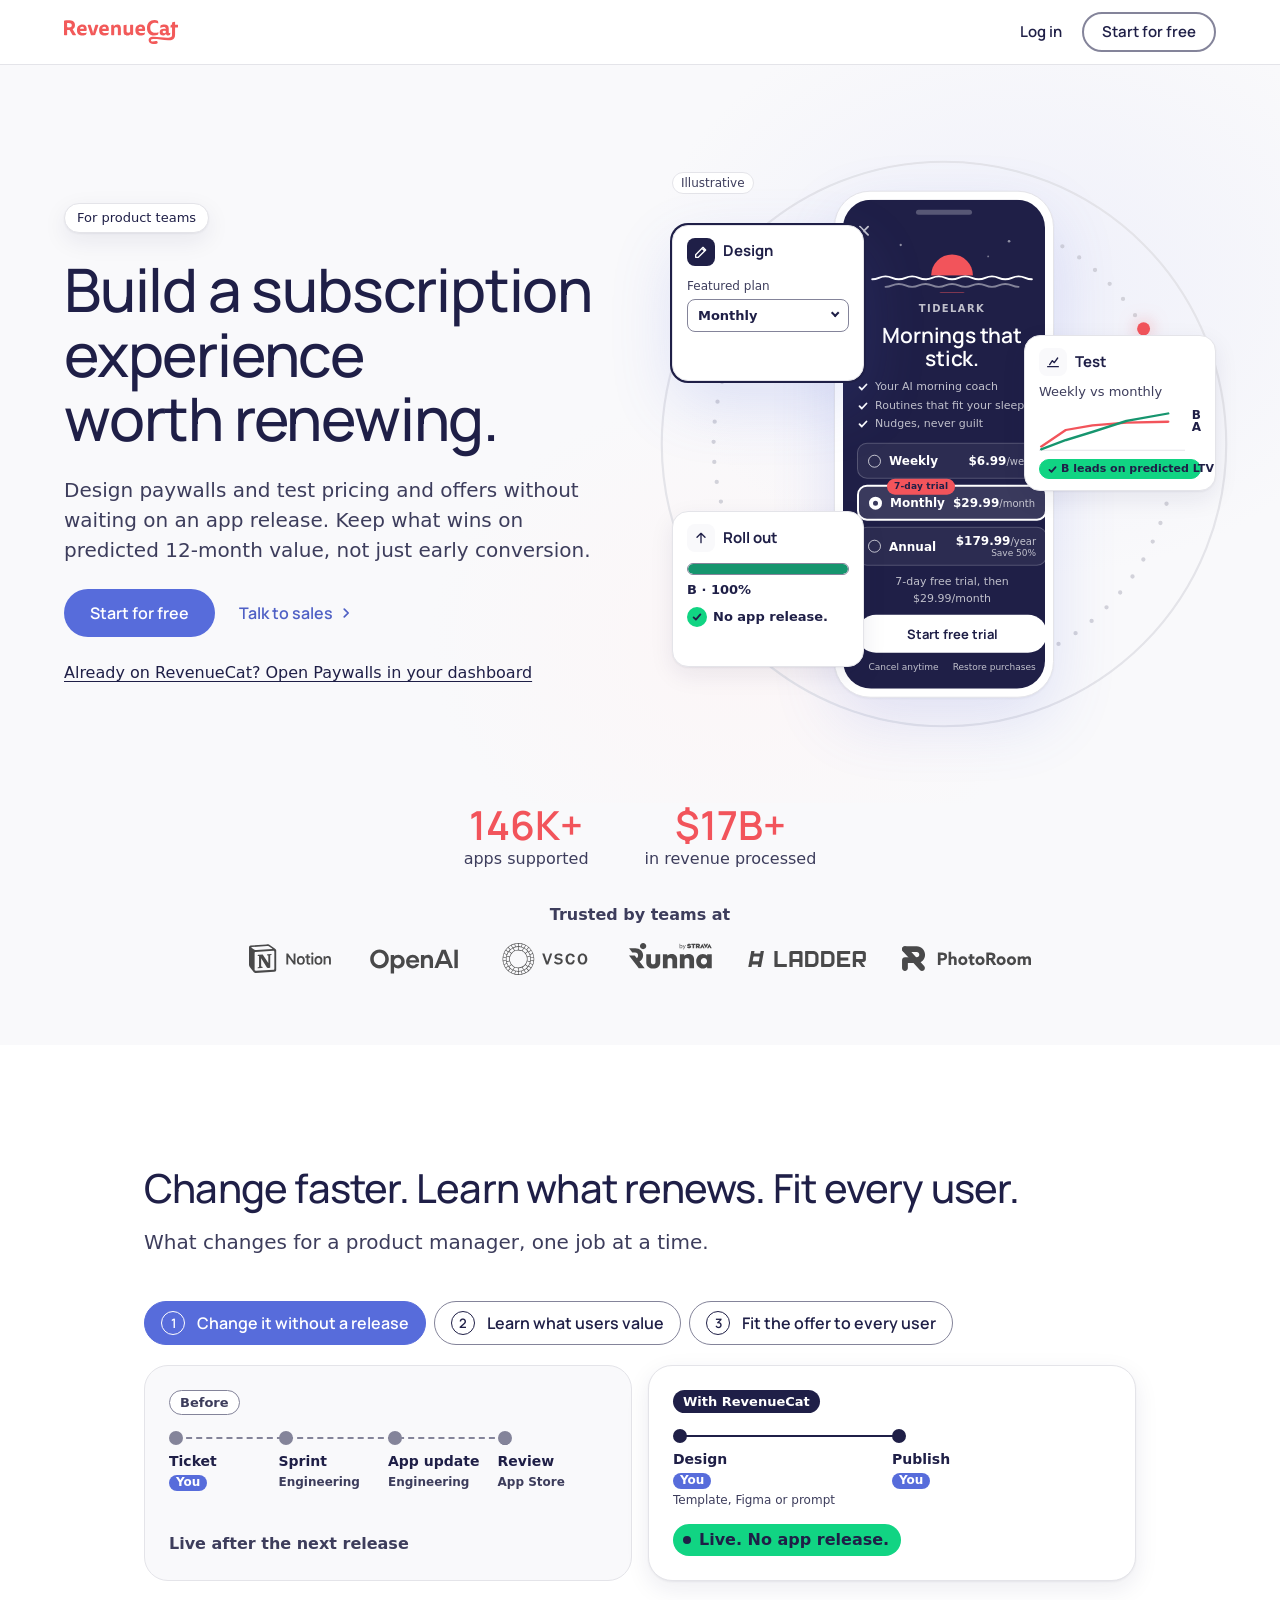
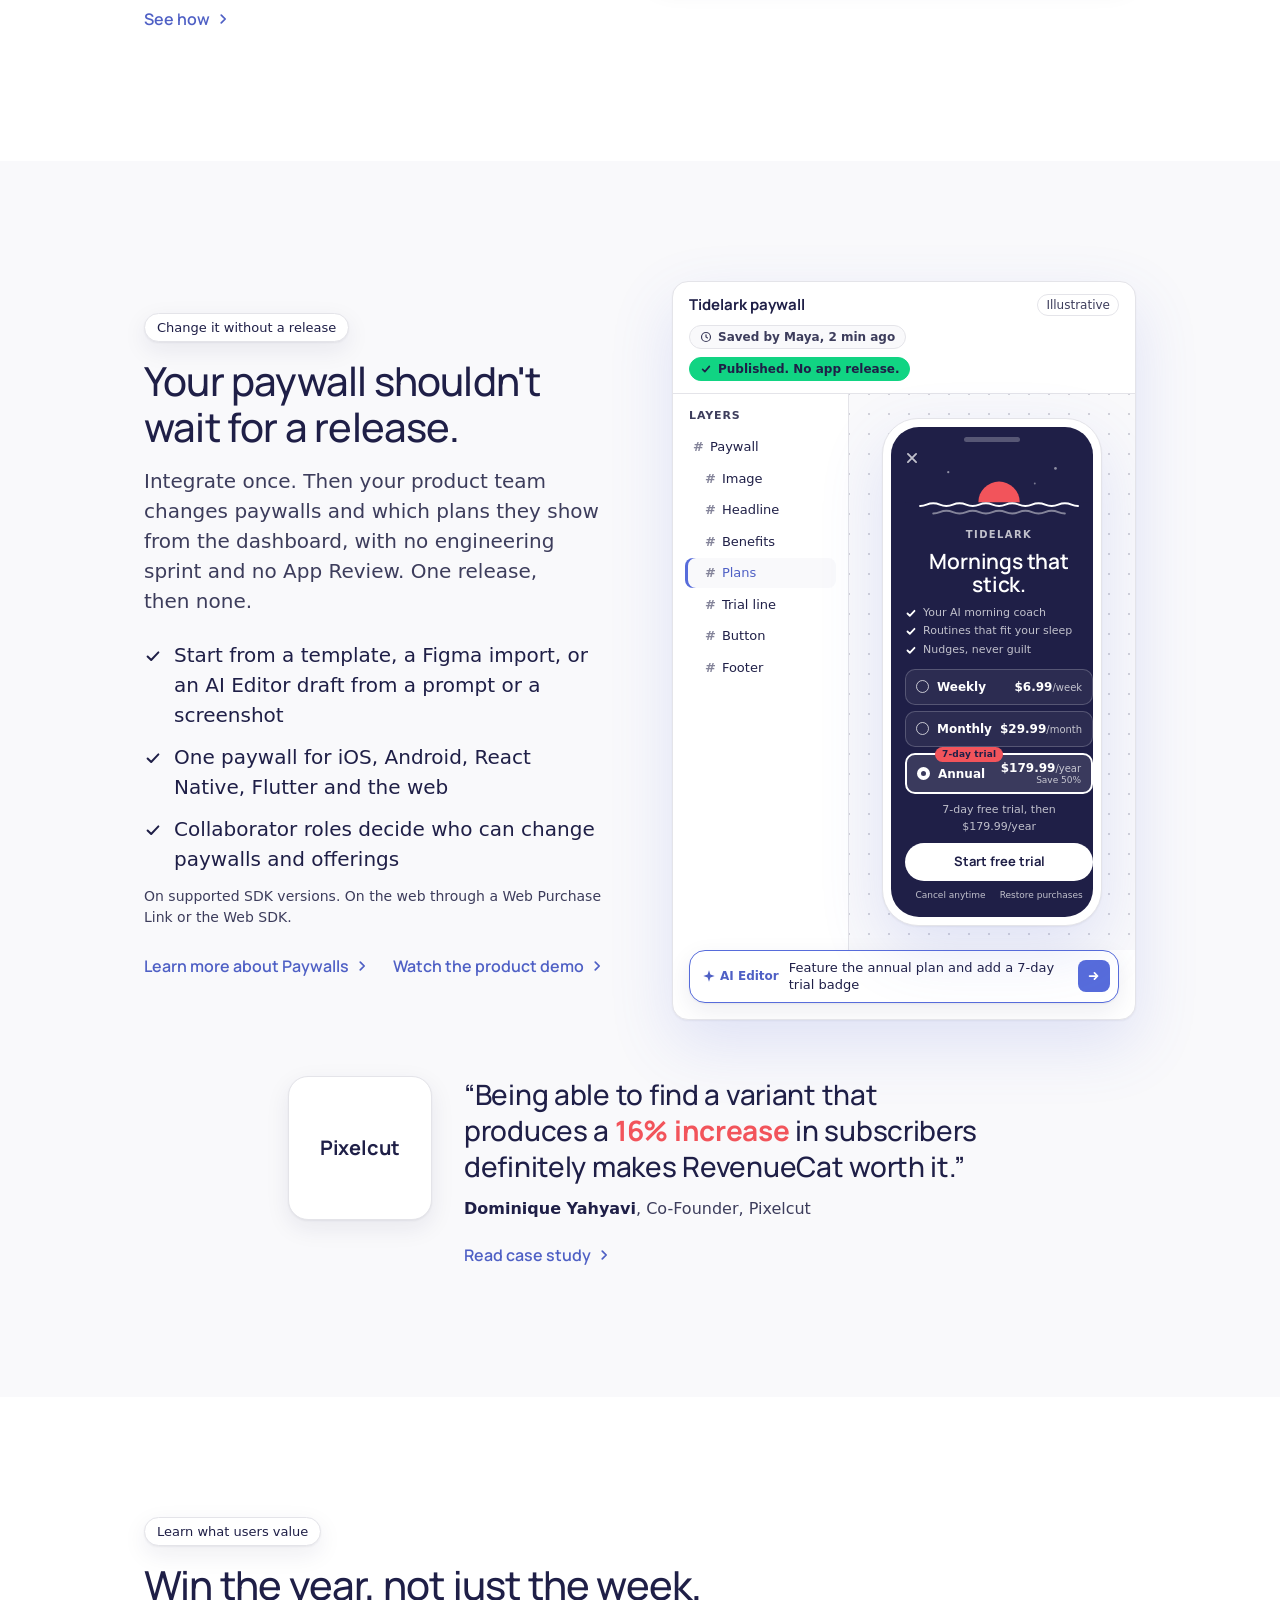
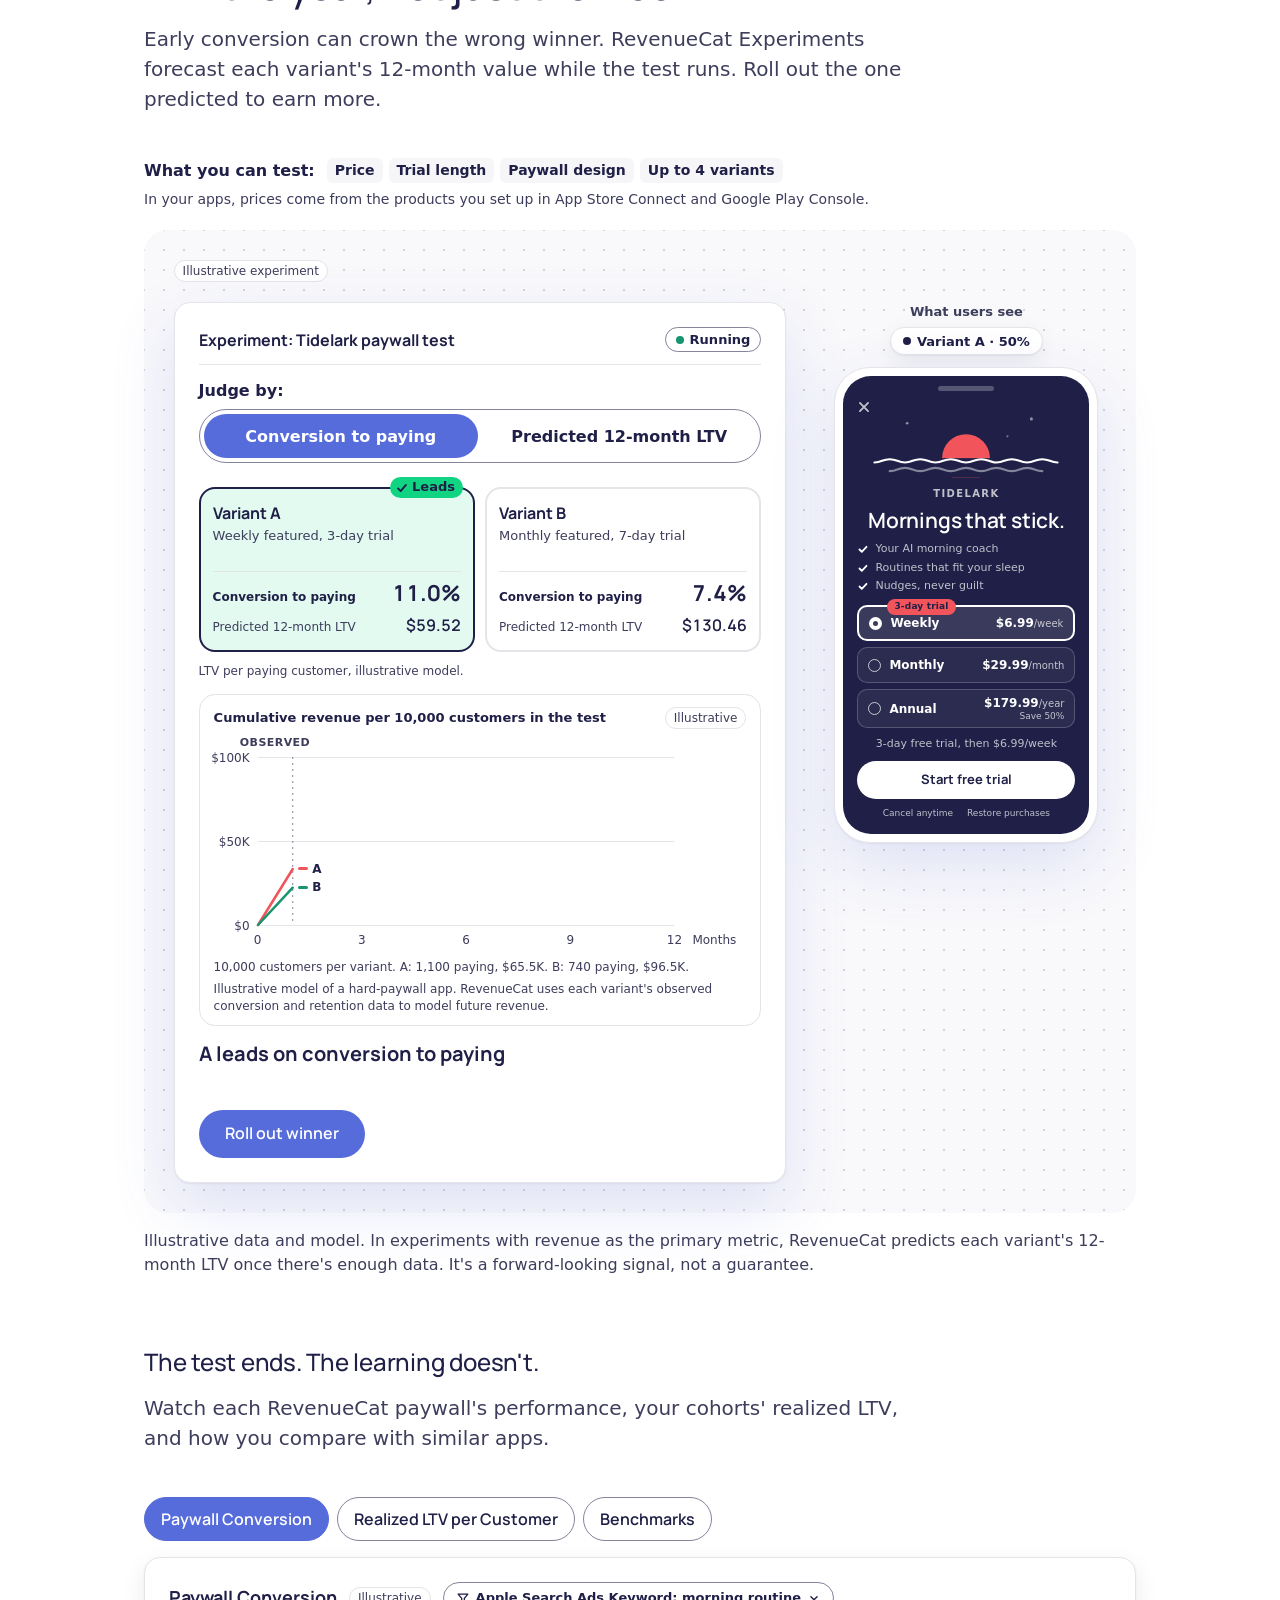
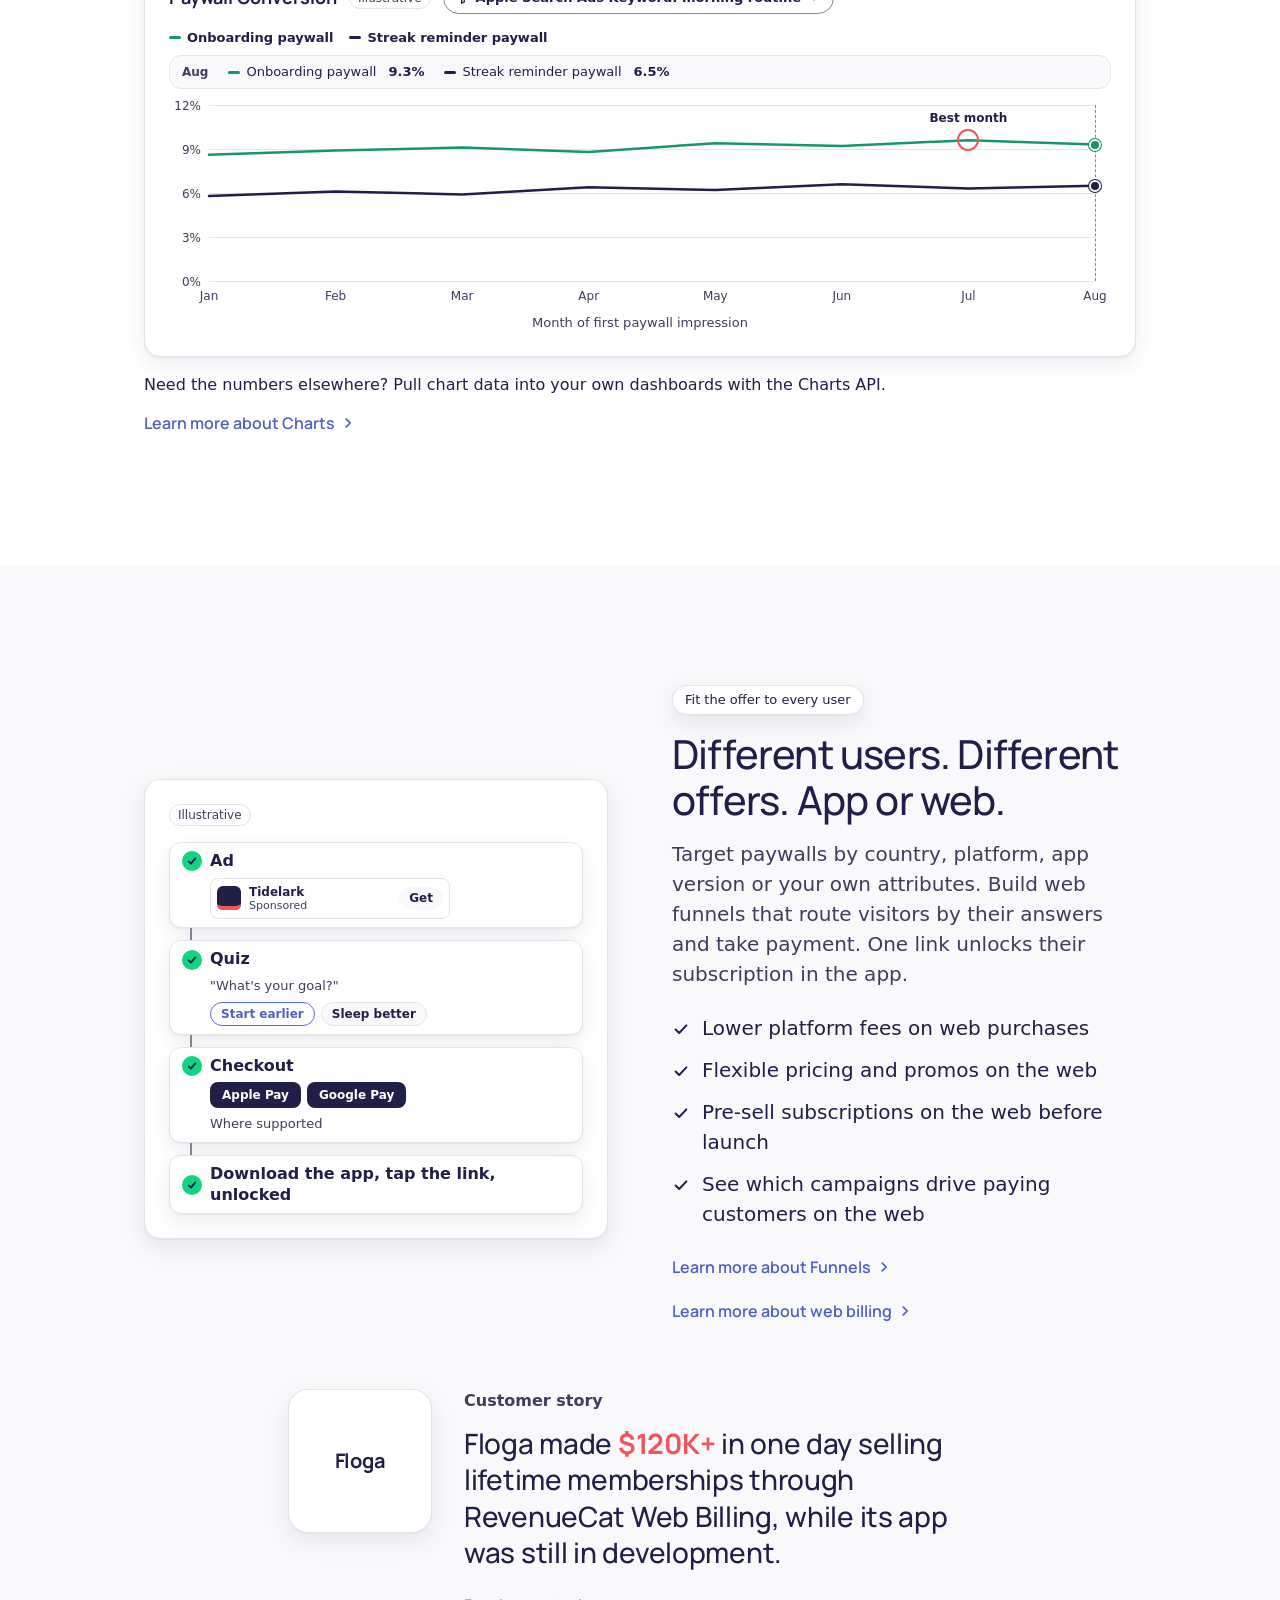
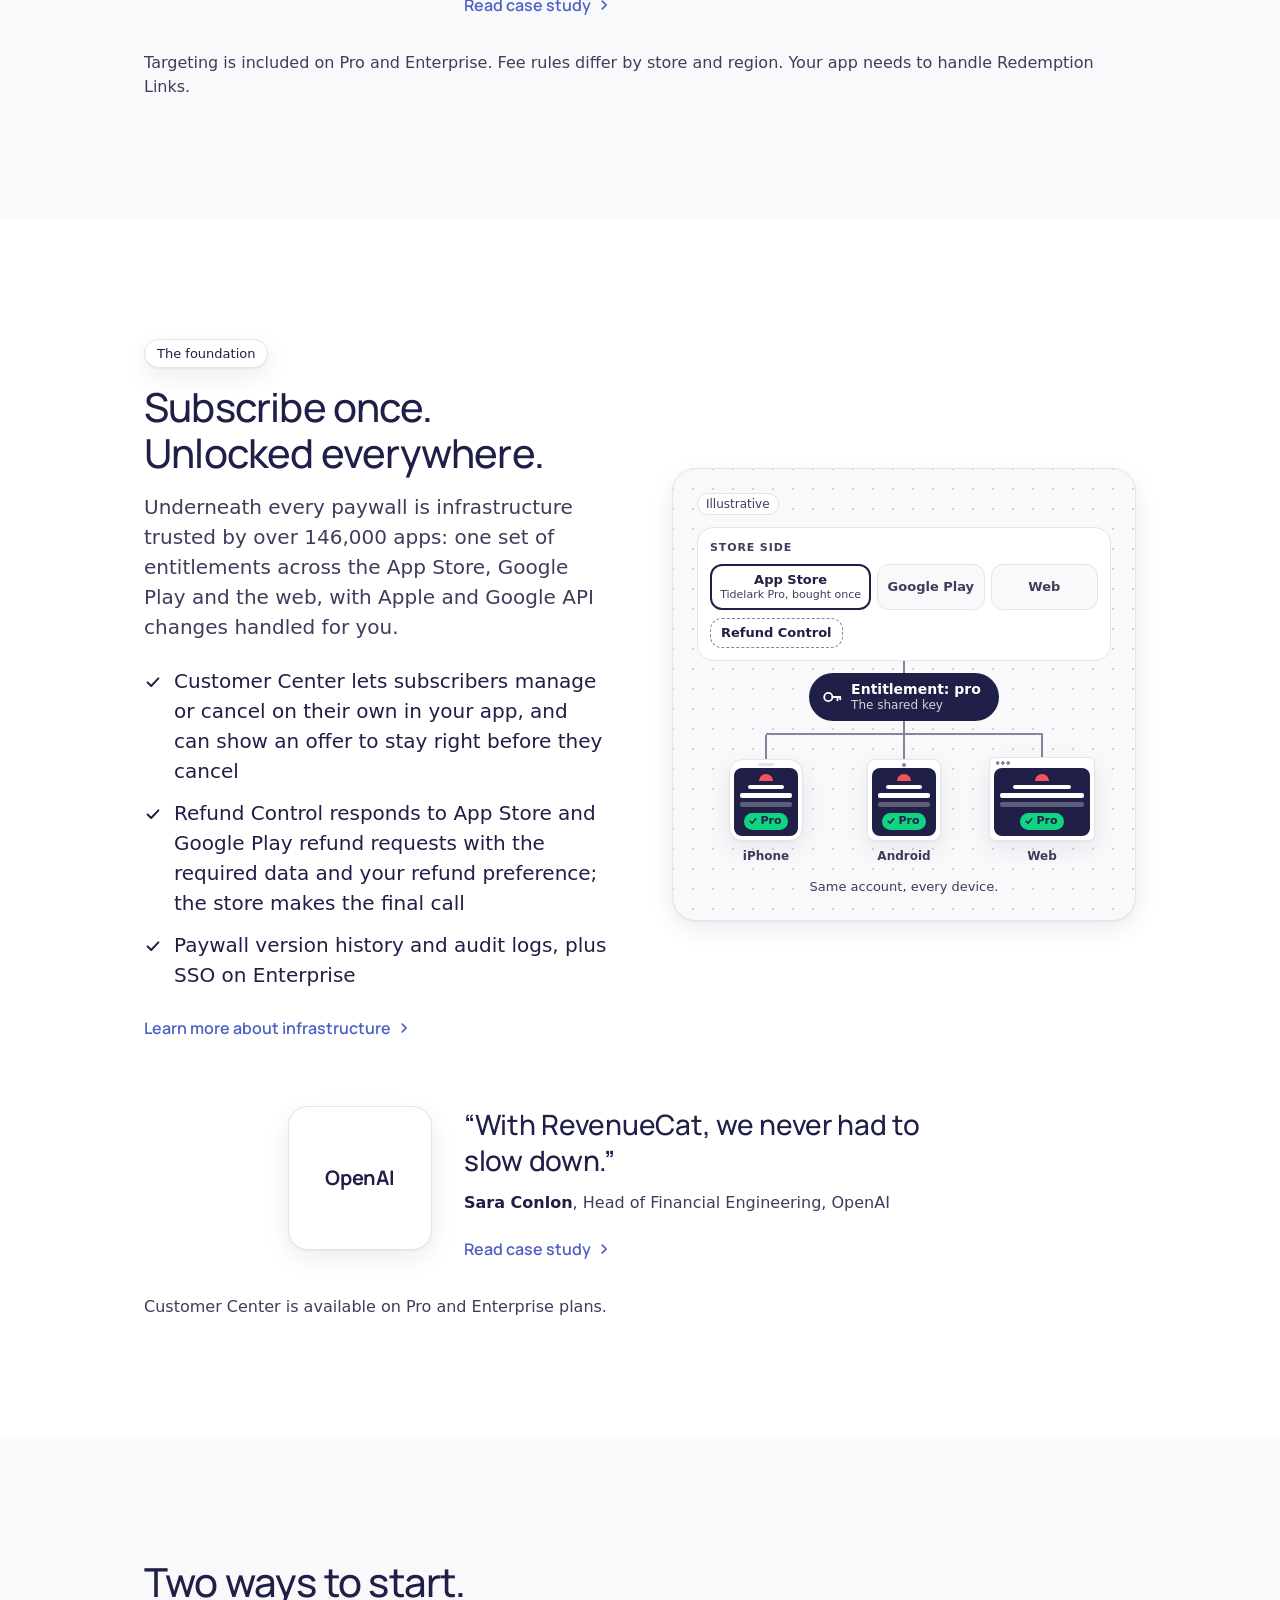
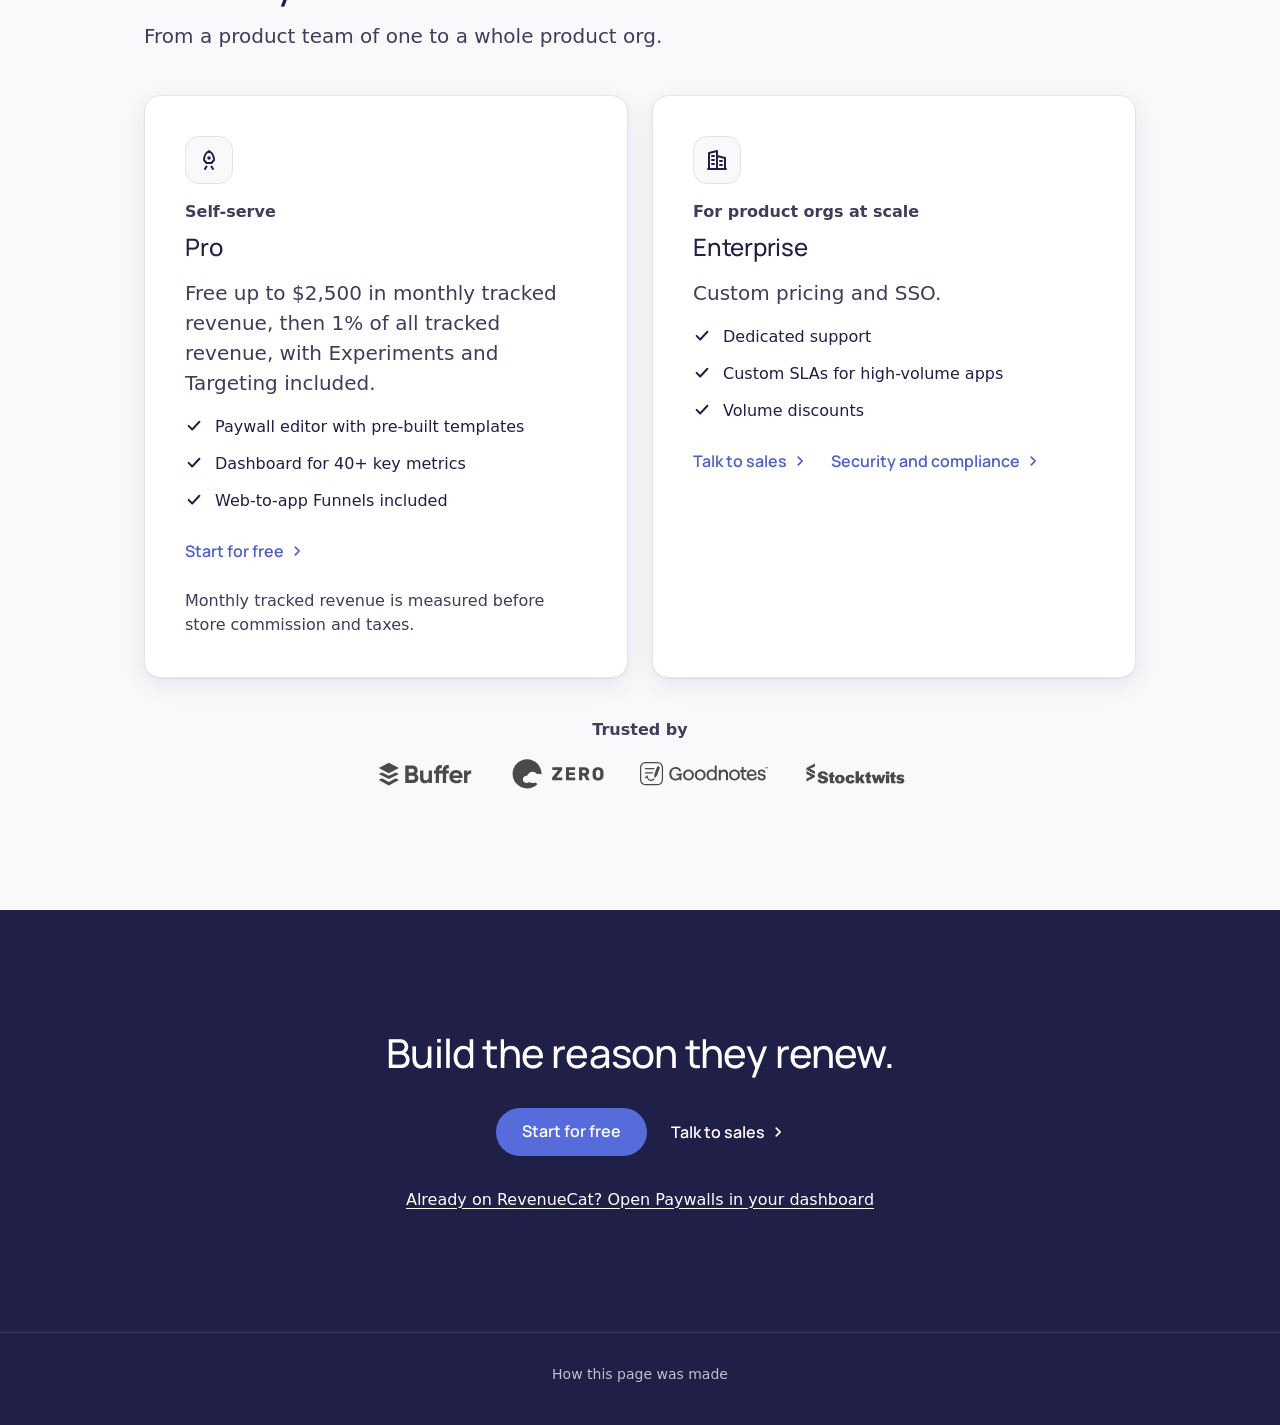
<file: site/index.html>
<!doctype html>
<html lang="en">
<head>
  <meta charset="utf-8">
  <meta name="viewport" content="width=device-width, initial-scale=1">
  <meta name="robots" content="noindex">
  <title>For Product Managers | RevenueCat</title>
  <meta name="description" content="RevenueCat for product managers: design paywalls, test pricing and offers, and roll out winners judged on predicted 12-month value, without waiting on an app release.">
  <link rel="icon" href="assets/brand/app_icon.svg" type="image/svg+xml">
  <link rel="preconnect" href="https://fonts.googleapis.com">
  <link rel="preconnect" href="https://fonts.gstatic.com" crossorigin>
  <link rel="stylesheet" href="https://fonts.googleapis.com/css2?family=Manrope:wght@500;600;700&display=swap">
  <link rel="stylesheet" href="css/tokens.css">
  <link rel="stylesheet" href="css/base.css">
  <link rel="stylesheet" href="css/tabs.css">
  <link rel="stylesheet" href="css/phone.css">
  <link rel="stylesheet" href="css/paywall.css">
  <link rel="stylesheet" href="css/hero.css">
  <link rel="stylesheet" href="css/shift.css">
  <link rel="stylesheet" href="css/simulator.css">
  <link rel="stylesheet" href="css/charts.css">
  <link rel="stylesheet" href="css/flow.css">
  <link rel="stylesheet" href="css/visuals.css">
  <script src="js/variant.js"></script>
  <script src="js/nav.js" defer></script>
  <script src="js/paywall.js" defer></script>
  <script src="js/hero.js" defer></script>
  <script src="js/shift.js" defer></script>
  <script src="js/simulator.js" defer></script>
  <script src="js/charts.js" defer></script>
  <script src="js/flow.js" defer></script>
</head>
<body>

<header class="site-nav">
  <div class="container nav-inner">
    <a class="nav-logo" href="https://www.revenuecat.com/">
      <img src="assets/brand/logo_red.svg" alt="RevenueCat" width="852" height="180">
    </a>
    <div class="nav-actions">
      <a class="nav-login" href="https://app.revenuecat.com/login">Log in</a>
      <a class="btn btn-primary btn-sm nav-cta is-quiet" href="https://app.revenuecat.com/signup">Start for free</a>
    </div>
  </div>
</header>

<main>

  <!-- 1. Hero -->
  <section class="hero" id="hero" aria-labelledby="hero-title">
    <div class="container hero-grid">
      <div class="hero-copy">
        <p class="eyebrow">For product teams</p>
        <h1 class="h1" id="hero-title">
          <span class="v-b1">Build a subscription experience worth renewing.</span>
          <span class="v-b2" hidden>Build the reason they renew.</span>
        </h1>
        <p class="lead">Design paywalls and test pricing and offers without waiting on an app release. Keep what wins on predicted 12-month value, not just early conversion.</p>
        <div class="cta-row">
          <a class="btn btn-primary" href="https://app.revenuecat.com/signup">Start for free</a>
          <a class="link-chevron" href="https://www.revenuecat.com/talk-to-sales">Talk to sales<svg viewBox="0 0 16 16" aria-hidden="true" focusable="false"><path d="M6 3.5 10.5 8 6 12.5" fill="none" stroke="currentColor" stroke-width="2" stroke-linecap="round" stroke-linejoin="round"/></svg></a>
        </div>
        <p class="tertiary"><a href="https://app.revenuecat.com/login">Already on RevenueCat? Open Paywalls in your dashboard</a></p>
      </div>

      <!-- Hero loop: Design, Test, Keep. Decorative and illustrative. -->
      <div class="hero-stage" data-hero-loop>
        <svg class="orbit" viewBox="0 0 400 400" aria-hidden="true" focusable="false">
          <circle class="ring-line" cx="200" cy="200" r="196"/>
          <circle class="ring-dots" cx="200" cy="200" r="160"/>
          <circle class="glow-red" cx="338.6" cy="120" r="4.5"/>
          <circle class="glow-ink" cx="61.4" cy="338.6" r="3"/>
        </svg>
        <div class="hero-loop" data-step="rollout" aria-hidden="true">
          <span class="tag">Illustrative</span>

          <div class="hl-card" data-card="design">
            <span class="hl-card-head"><span class="hl-card-icon"><svg viewBox="0 0 24 24" focusable="false"><path d="M4 20h4L19 9l-4-4L4 16v4zM13.5 6.5l4 4" fill="none" stroke="currentColor" stroke-width="2" stroke-linejoin="round"/></svg></span><span class="hl-card-kicker">Design</span></span>
            <span class="hl-field"><span class="hl-field-label">Featured plan</span><span class="hl-field-value" data-design-value data-before="Weekly" data-after="Monthly">Monthly</span></span>
          </div>
          <div class="hl-card is-leading" data-card="test">
            <span class="hl-card-head"><span class="hl-card-icon"><svg viewBox="0 0 24 24" focusable="false"><path d="M4 19h16M7 16l4-6 3 3 5-7" fill="none" stroke="currentColor" stroke-width="2" stroke-linecap="round" stroke-linejoin="round"/></svg></span><span class="hl-card-kicker">Test</span></span>
            <span class="hl-card-text">Weekly vs monthly</span>
            <span class="hl-mini" data-hl-chart>
              <svg class="hl-spark" viewBox="0 0 120 48" preserveAspectRatio="none" focusable="false">
                <defs><clipPath id="hl-spark-reveal"><rect class="hl-spark-clip" x="0" y="0" width="120" height="48"/></clipPath></defs>
                <line class="hl-base" x1="0" y1="46" x2="120" y2="46"/>
                <g clip-path="url(#hl-spark-reveal)">
                  <path class="a" d="M2 42 L22 24 L44 19 L72 16 L106 15" fill="none" stroke-width="2.5" stroke-linecap="round" stroke-linejoin="round"/>
                  <path class="b" d="M2 45 L22 35 L44 26 L72 14 L106 6" fill="none" stroke-width="2.5" stroke-linecap="round" stroke-linejoin="round"/>
                </g>
              </svg>
              <span class="hl-line-lbl a">A</span>
              <span class="hl-line-lbl b">B</span>
            </span>
            <span class="hl-leads" data-running="Test running" data-done="B leads on predicted LTV"><svg viewBox="0 0 16 16" focusable="false"><path d="M3.5 8.5l3 3 6-7" fill="none" stroke="currentColor" stroke-width="2.4" stroke-linecap="round" stroke-linejoin="round"/></svg><span class="hl-leads-text">B leads on predicted LTV</span></span>
          </div>
          <div class="hl-card is-active is-done" data-card="rollout">
            <span class="hl-card-head"><span class="hl-card-icon"><svg viewBox="0 0 24 24" focusable="false"><path d="M12 19V5M6 11l6-6 6 6" fill="none" stroke="currentColor" stroke-width="2" stroke-linecap="round" stroke-linejoin="round"/></svg></span><span class="hl-card-kicker">Roll out</span></span>
            <span class="hl-bar" data-hl-bar><span class="hl-bar-track"><span class="hl-bar-fill" style="width: 100%"></span></span><span class="hl-bar-label">B · <span data-hl-pct>100</span>%</span></span>
            <span class="hl-published"><span class="hl-win"><svg viewBox="0 0 16 16" focusable="false"><path d="M3.5 8.5l3 3 6-7" fill="none" stroke="currentColor" stroke-width="2.4" stroke-linecap="round" stroke-linejoin="round"/></svg></span>No app release.</span>
          </div>

          <div class="hl-center">
            <div class="phone hl-phone"><div class="phone-screen" data-paywall="b"></div></div>
          </div>

          <p class="hl-chip" data-hl-chip
             data-chip-reset="Design: weekly plan featured"
             data-chip-design="Design: monthly plan featured"
             data-chip-running="Test: A/B test running · 50/50"
             data-chip-test="Test: B leads on predicted 12-month LTV"
             data-chip-rollout="Roll out: B published, no app release">Roll out: B published, no app release</p>

          <div class="hl-cursor">
            <svg viewBox="0 0 24 24" focusable="false"><path d="M3 2l17 8-7.2 2.2L10 20z" fill="currentColor" stroke="#FFFFFF" stroke-width="1.5" stroke-linejoin="round"/></svg>
            <span class="you-pill">You</span>
          </div>
        </div>
      </div>
    </div>
  </section>

  <!-- 2. Scale strip -->
  <section class="scale" id="scale">
    <div class="container">
      <ul class="stats">
        <li><span class="stat-num">146K+</span> <span class="stat-label">apps supported</span></li>
        <li><span class="stat-num">$17B+</span> <span class="stat-label">in revenue processed</span></li>
      </ul>
      <p class="trusted-label">Trusted by teams at</p>
      <ul class="logo-row">
        <li><img src="assets/logos/notion.svg" alt="Notion" width="102" height="40"></li>
        <li><img src="assets/logos/openai.svg" alt="OpenAI" width="118" height="40"></li>
        <li><img src="assets/logos/vsco.svg" alt="VSCO" width="120" height="40"></li>
        <li><img src="assets/logos/runna.svg" alt="Runna" width="103" height="40"></li>
        <li><img src="assets/logos/ladder.svg" alt="Ladder" width="148" height="40"></li>
        <li><img src="assets/logos/photoroom.svg" alt="PhotoRoom" width="161" height="40"></li>
      </ul>
    </div>
  </section>

  <!-- 3. The shift: tabs, one before/after slider per job -->
  <section class="section" id="shift" aria-labelledby="shift-title">
    <div class="container">
      <div class="section-head">
        <h2 class="h2" id="shift-title">Change faster. Learn what renews. Fit every user.</h2>
        <p class="body">What changes for a product manager, one job at a time.</p>
      </div>

      <div class="shift" data-shift>
        <div class="pill-tabs" role="tablist" aria-labelledby="shift-title">
          <button type="button" class="pill-tab" role="tab" id="tab-change" aria-controls="panel-change" aria-selected="true"><span class="tab-num" aria-hidden="true">1</span><span class="tab-long">Change it without a release</span><span class="tab-short" aria-hidden="true">Change</span></button>
          <button type="button" class="pill-tab" role="tab" id="tab-learn" aria-controls="panel-learn" aria-selected="false" tabindex="-1"><span class="tab-num" aria-hidden="true">2</span><span class="tab-long">Learn what users value</span><span class="tab-short" aria-hidden="true">Learn</span></button>
          <button type="button" class="pill-tab" role="tab" id="tab-fit" aria-controls="panel-fit" aria-selected="false" tabindex="-1"><span class="tab-num" aria-hidden="true">3</span><span class="tab-long">Fit the offer to every user</span><span class="tab-short" aria-hidden="true">Fit</span></button>
        </div>

        <div class="shift-panel" role="tabpanel" id="panel-change" aria-labelledby="tab-change">
          <div class="pair" data-race>
            <div class="pair-card is-before">
              <p class="compare-label">Before</p>
              <div class="track is-long" style="--n: 4; --travel: 4.8s">
                <span class="track-rail" aria-hidden="true"><span class="track-dot"></span></span>
                <ol>
                  <li style="--i: 0"><b>Ticket</b><span class="owner is-you">You</span></li>
                  <li style="--i: 1"><b>Sprint</b><span class="owner">Engineering</span></li>
                  <li style="--i: 2"><b>App update</b><span class="owner">Engineering</span></li>
                  <li style="--i: 3"><b>Review</b><span class="owner">App Store</span></li>
                </ol>
              </div>
              <p class="pair-caption track-end">Live after the next release</p>
            </div>
            <div class="pair-card is-now">
              <p class="compare-label">With RevenueCat</p>
              <div class="track is-short" style="--n: 2; --travel: 1.2s">
                <span class="track-rail" aria-hidden="true"><span class="track-dot"></span></span>
                <ol>
                  <li style="--i: 0"><b>Design</b><span class="owner is-you">You</span><span class="track-sub">Template, Figma or prompt</span></li>
                  <li style="--i: 1"><b>Publish</b><span class="owner is-you">You</span></li>
                </ol>
              </div>
              <p class="pair-caption track-end"><span class="live-pill"><span class="live-dot" aria-hidden="true"></span>Live. No app release.</span></p>
            </div>
          </div>
          <a class="link-chevron" href="#change">See how<svg viewBox="0 0 16 16" aria-hidden="true" focusable="false"><path d="M6 3.5 10.5 8 6 12.5" fill="none" stroke="currentColor" stroke-width="2" stroke-linecap="round" stroke-linejoin="round"/></svg></a>
        </div>

        <div class="shift-panel" role="tabpanel" id="panel-learn" aria-labelledby="tab-learn" hidden>
          <div class="pair" data-year>
            <div class="pair-card is-before">
              <p class="compare-label">Before</p>
              <p class="pair-sub">Judged on conversion to paying</p>
              <div class="dot-field" aria-hidden="true">
                <div class="dot-row a"><span class="dot-key">A</span><span class="dot-set" data-dots="a" data-unit="paying"></span></div>
                <div class="dot-row b"><span class="dot-key">B</span><span class="dot-set" data-dots="b" data-unit="paying"></span></div>
                <span class="dot-month">Paying customers</span>
              </div>
              <p class="pair-caption"><span class="verdict">A wins</span></p>
            </div>
            <div class="pair-card is-now">
              <p class="compare-label">With RevenueCat</p>
              <p class="pair-sub">Judged on predicted <span class="nowrap">12-month</span> LTV</p>
              <div class="dot-field" aria-hidden="true">
                <div class="dot-row a"><span class="dot-key">A</span><span class="dot-set" data-dots="a" data-unit="revenue"></span></div>
                <div class="dot-row b"><span class="dot-key">B</span><span class="dot-set" data-dots="b" data-unit="revenue"></span></div>
                <span class="dot-month" data-dot-label data-observed="Observed revenue, month 1" data-predicted="Predicted revenue by month {n}">Predicted revenue by month 12</span>
              </div>
              <p class="pair-caption"><span class="verdict is-win"><svg viewBox="0 0 16 16" aria-hidden="true" focusable="false"><path d="M3.5 8.5l3 3 6-7" fill="none" stroke="currentColor" stroke-width="2.4" stroke-linecap="round" stroke-linejoin="round"/></svg>B predicted to win the year</span></p>
            </div>
          </div>
          <p class="pair-note">Before, each dot is 50 paying customers. With RevenueCat, each dot is $5K of predicted revenue by month 12. Same illustrative test as the simulator below.</p>
          <a class="link-chevron" href="#learn">See how<svg viewBox="0 0 16 16" aria-hidden="true" focusable="false"><path d="M6 3.5 10.5 8 6 12.5" fill="none" stroke="currentColor" stroke-width="2" stroke-linecap="round" stroke-linejoin="round"/></svg></a>
        </div>

        <div class="shift-panel" role="tabpanel" id="panel-fit" aria-labelledby="tab-fit" hidden>
          <div class="pair">
            <div class="pair-card is-before">
              <p class="compare-label">Before</p>
              <div class="ux-one" aria-hidden="true">
                <span class="ux-users"><span class="ux-user" aria-hidden="true"><svg viewBox="0 0 16 16" focusable="false"><circle cx="8" cy="6" r="2.6" fill="currentColor"/><path d="M3.3 13.8c.8-2.5 2.6-3.7 4.7-3.7s3.9 1.2 4.7 3.7" fill="currentColor"/></svg></span><span class="ux-user" aria-hidden="true"><svg viewBox="0 0 16 16" focusable="false"><circle cx="8" cy="6" r="2.6" fill="currentColor"/><path d="M3.3 13.8c.8-2.5 2.6-3.7 4.7-3.7s3.9 1.2 4.7 3.7" fill="currentColor"/></svg></span><span class="ux-user" aria-hidden="true"><svg viewBox="0 0 16 16" focusable="false"><circle cx="8" cy="6" r="2.6" fill="currentColor"/><path d="M3.3 13.8c.8-2.5 2.6-3.7 4.7-3.7s3.9 1.2 4.7 3.7" fill="currentColor"/></svg></span></span>
                <svg class="ux-arrow" viewBox="0 0 16 16" focusable="false"><path d="M3 8h10M9 4l4 4-4 4" fill="none" stroke="currentColor" stroke-width="1.6" stroke-linecap="round" stroke-linejoin="round"/></svg>
                <span class="ux-device is-iphone"><span class="ux-pw "><i class="sun"></i><b></b><i class="is-feat"></i><i class=""></i><i class=""></i><i class="cta"></i></span></span>
              </div>
              <p class="pair-caption">One paywall for everyone, in the app only.</p>
            </div>
            <div class="pair-card is-now">
              <p class="compare-label">With RevenueCat</p>
              <div class="ux-many" aria-hidden="true">
                <span class="ux-col"><span class="ux-user" aria-hidden="true"><svg viewBox="0 0 16 16" focusable="false"><circle cx="8" cy="6" r="2.6" fill="currentColor"/><path d="M3.3 13.8c.8-2.5 2.6-3.7 4.7-3.7s3.9 1.2 4.7 3.7" fill="currentColor"/></svg></span><span class="ux-device is-iphone"><span class="ux-pw "><i class="sun"></i><b></b><i class=""></i><i class=""></i><i class="is-feat"></i><i class="cta"></i></span></span><span class="ux-name">iPhone</span></span>
                <span class="ux-col"><span class="ux-user" aria-hidden="true"><svg viewBox="0 0 16 16" focusable="false"><circle cx="8" cy="6" r="2.6" fill="currentColor"/><path d="M3.3 13.8c.8-2.5 2.6-3.7 4.7-3.7s3.9 1.2 4.7 3.7" fill="currentColor"/></svg></span><span class="ux-device is-android"><span class="ux-pw is-light"><i class="sun"></i><b></b><i class=""></i><i class="is-feat"></i><i class=""></i><i class="cta"></i></span></span><span class="ux-name">Android</span></span>
                <span class="ux-col"><span class="ux-user" aria-hidden="true"><svg viewBox="0 0 16 16" focusable="false"><circle cx="8" cy="6" r="2.6" fill="currentColor"/><path d="M3.3 13.8c.8-2.5 2.6-3.7 4.7-3.7s3.9 1.2 4.7 3.7" fill="currentColor"/></svg></span><span class="ux-device is-web"><i class="dots"></i><span class="ux-pw is-warm"><i class="sun"></i><b></b><i class="is-feat"></i><i class=""></i><i class=""></i><i class="cta"></i></span></span><span class="ux-name">Web</span></span>
              </div>
              <p class="pair-caption">The right offer for each audience, in the app and on the web.</p>
            </div>
          </div>
          <a class="link-chevron" href="#fit">See how<svg viewBox="0 0 16 16" aria-hidden="true" focusable="false"><path d="M6 3.5 10.5 8 6 12.5" fill="none" stroke="currentColor" stroke-width="2" stroke-linecap="round" stroke-linejoin="round"/></svg></a>
        </div>
      </div>
    </div>
  </section>

  <!-- 4. Change it without a release: text left, visual right -->
  <section class="section bg-off" id="change" aria-labelledby="change-title">
    <div class="container">
      <div class="split">
        <div>
          <p class="eyebrow">Change it without a release</p>
          <h2 class="h2" id="change-title">Your paywall shouldn't wait for a release.</h2>
          <p class="body">Integrate once. Then your product team changes paywalls and which plans they show from the dashboard, with no engineering sprint and no App Review. One release, then none.</p>
          <ul class="checks">
            <li><svg viewBox="0 0 20 20" aria-hidden="true" focusable="false"><path d="M4 10.5l4 4L16 6" fill="none" stroke="currentColor" stroke-width="2.2" stroke-linecap="round" stroke-linejoin="round"/></svg><span>Start from a template, a Figma import, or an AI Editor draft from a prompt or a screenshot</span></li>
            <li><svg viewBox="0 0 20 20" aria-hidden="true" focusable="false"><path d="M4 10.5l4 4L16 6" fill="none" stroke="currentColor" stroke-width="2.2" stroke-linecap="round" stroke-linejoin="round"/></svg><span>One paywall for iOS, Android, React Native, Flutter and the web</span></li>
            <li><svg viewBox="0 0 20 20" aria-hidden="true" focusable="false"><path d="M4 10.5l4 4L16 6" fill="none" stroke="currentColor" stroke-width="2.2" stroke-linecap="round" stroke-linejoin="round"/></svg><span>Collaborator roles decide who can change paywalls and offerings</span></li>
          </ul>
          <p class="fine-print">On supported SDK versions. On the web through a Web Purchase Link or the Web SDK.</p>
          <div class="link-row">
            <a class="link-chevron" href="https://www.revenuecat.com/feature/paywalls">Learn more about Paywalls<svg viewBox="0 0 16 16" aria-hidden="true" focusable="false"><path d="M6 3.5 10.5 8 6 12.5" fill="none" stroke="currentColor" stroke-width="2" stroke-linecap="round" stroke-linejoin="round"/></svg></a>
            <a class="link-chevron" href="https://www.youtube.com/watch?v=mPzCTxIlMXE">Watch the product demo<svg viewBox="0 0 16 16" aria-hidden="true" focusable="false"><path d="M6 3.5 10.5 8 6 12.5" fill="none" stroke="currentColor" stroke-width="2" stroke-linecap="round" stroke-linejoin="round"/></svg></a>
          </div>
        </div>
        <div class="editor ui-card" aria-hidden="true">
          <div class="ed-bar">
            <span class="ed-title">Tidelark paywall</span>
            <span class="tag">Illustrative</span>
            <span class="ed-chip"><svg viewBox="0 0 16 16" focusable="false"><circle cx="8" cy="8" r="6" fill="none" stroke="currentColor" stroke-width="1.6"/><path d="M8 5v3l2 1.2" fill="none" stroke="currentColor" stroke-width="1.6" stroke-linecap="round"/></svg>Saved by Maya, 2 min ago</span>
            <span class="ed-chip ed-live"><svg viewBox="0 0 16 16" focusable="false"><path d="M3.5 8.5l3 3 6-7" fill="none" stroke="currentColor" stroke-width="2.2" stroke-linecap="round" stroke-linejoin="round"/></svg>Published. No app release.</span>
          </div>
          <div class="ed-body">
            <div class="ed-layers">
              <p class="ed-label">Layers</p>
              <ul>
                <li>Paywall</li>
                <li class="is-child">Image</li>
                <li class="is-child">Headline</li>
                <li class="is-child">Benefits</li>
                <li class="is-child is-selected">Plans</li>
                <li class="is-child">Trial line</li>
                <li class="is-child">Button</li>
                <li class="is-child">Footer</li>
              </ul>
            </div>
            <div class="ed-canvas dot-canvas">
              <div class="phone ed-phone"><div class="phone-screen" data-paywall="c"></div></div>
            </div>
          </div>
          <div class="ed-prompt">
            <span class="ed-ai"><svg viewBox="0 0 16 16" focusable="false"><path d="M8 1.5l1.6 4.9 4.9 1.6-4.9 1.6L8 14.5l-1.6-4.9L1.5 8l4.9-1.6z" fill="currentColor"/></svg>AI Editor</span>
            <span class="ed-input">Feature the annual plan and add a 7-day trial badge</span>
            <span class="ed-send"><svg viewBox="0 0 16 16" focusable="false"><path d="M3 8h9M8.5 4.5 12 8l-3.5 3.5" fill="none" stroke="currentColor" stroke-width="2" stroke-linecap="round" stroke-linejoin="round"/></svg></span>
          </div>
        </div>
      </div>

      <figure class="testimonial">
        <div class="logo-tile" aria-hidden="true">Pixelcut</div>
        <div class="testimonial-body">
          <blockquote class="testimonial-quote">
            <p>&ldquo;Being able to find a variant that produces a <span class="num">16% increase</span> in subscribers definitely makes RevenueCat worth it.&rdquo;</p>
          </blockquote>
          <figcaption class="testimonial-cite"><strong>Dominique Yahyavi</strong>, Co-Founder, Pixelcut</figcaption>
          <a class="link-chevron" href="https://www.revenuecat.com/customers/pixelcut">Read case study<svg viewBox="0 0 16 16" aria-hidden="true" focusable="false"><path d="M6 3.5 10.5 8 6 12.5" fill="none" stroke="currentColor" stroke-width="2" stroke-linecap="round" stroke-linejoin="round"/></svg></a>
        </div>
      </figure>
    </div>
  </section>

  <!-- 5. Learn what users value: full width -->
  <section class="section" id="learn" aria-labelledby="learn-title">
    <div class="container">
      <div class="section-head">
        <p class="eyebrow">Learn what users value</p>
        <h2 class="h2" id="learn-title">Win the year, not just the week.</h2>
        <p class="body">Early conversion can crown the wrong winner. RevenueCat Experiments forecast each variant's 12-month value while the test runs. Roll out the one predicted to earn more.</p>
      </div>

      <div class="testables">
        <p class="testables-label" id="testables-label">What you can test:</p>
        <ul class="testables-list" aria-labelledby="testables-label">
          <li>Price</li>
          <li>Trial length</li>
          <li>Paywall design</li>
          <li>Up to 4 variants</li>
        </ul>
        <p class="testables-note">In your apps, prices come from the products you set up in App Store Connect and Google Play Console.</p>
      </div>

      <div class="sim dot-canvas" data-sim data-judge="conversion">
        <span class="tag">Illustrative experiment</span>

        <div class="sim-surfaces">
          <!-- Left: the PM's panel -->
          <div class="sim-panel ui-card">
            <div class="sim-head">
              <p class="sim-title">Experiment: Tidelark paywall test</p>
              <span class="sim-state is-running"><span data-state-text data-running="Running" data-done="Rolled out">Running</span></span>
            </div>

            <fieldset class="sim-toggle">
              <legend>Judge by:</legend>
              <div class="seg">
                <input type="radio" name="sim-metric" id="sim-conversion" value="conversion" data-winner="A" autocomplete="off" checked>
                <label for="sim-conversion"><span>Conversion to paying</span></label>
                <input type="radio" name="sim-metric" id="sim-ltv" value="ltv" data-winner="B" autocomplete="off">
                <label for="sim-ltv"><span>Predicted <span class="nowrap">12-month</span> LTV</span></label>
              </div>
            </fieldset>

            <ul class="sim-variants">
              <li class="variant is-winner" data-variant="A">
                <span class="win-pill"><svg viewBox="0 0 16 16" aria-hidden="true" focusable="false"><path d="M3.5 8.5l3 3 6-7" fill="none" stroke="currentColor" stroke-width="2.2" stroke-linecap="round" stroke-linejoin="round"/></svg>Leads</span>
                <span class="variant-name">Variant A</span>
                <span class="variant-desc">Weekly featured, <span class="nowrap">3-day</span> trial</span>
                <dl class="vrows">
                  <div class="vrow" data-metric="conversion"><dt>Conversion to paying</dt><dd data-out="conversion" data-k="a">11.0%</dd></div>
                  <div class="vrow" data-metric="ltv"><dt>Predicted <span class="nowrap">12-month</span> LTV</dt><dd data-out="ltv" data-k="a">$59.52</dd></div>
                </dl>
              </li>
              <li class="variant" data-variant="B">
                <span class="win-pill"><svg viewBox="0 0 16 16" aria-hidden="true" focusable="false"><path d="M3.5 8.5l3 3 6-7" fill="none" stroke="currentColor" stroke-width="2.2" stroke-linecap="round" stroke-linejoin="round"/></svg>Leads</span>
                <span class="variant-name">Variant B</span>
                <span class="variant-desc">Monthly featured, <span class="nowrap">7-day</span> trial</span>
                <dl class="vrows">
                  <div class="vrow" data-metric="conversion"><dt>Conversion to paying</dt><dd data-out="conversion" data-k="b">7.4%</dd></div>
                  <div class="vrow" data-metric="ltv"><dt>Predicted <span class="nowrap">12-month</span> LTV</dt><dd data-out="ltv" data-k="b">$130.46</dd></div>
                </dl>
              </li>
            </ul>
            <p class="sim-unit">LTV per paying customer, illustrative model.</p>

            <figure class="fc" data-forecast data-ltv-unit="paying">
              <span hidden data-model="a" data-enrolled="10000" data-paying="1100" data-price="30.29" data-retention="100,25,15,11,9,7.5,6.5,5.5,5,4.5,4,3.5"></span>
              <span hidden data-model="b" data-enrolled="10000" data-paying="740" data-price="29.99" data-retention="100,60,46,38,33,29,26,24,22,20,19,18"></span>
              <figcaption class="fc-head"><span class="fc-title">Cumulative revenue per 10,000 customers in the test</span><span class="tag">Illustrative</span></figcaption>
              <div class="fc-plot" aria-hidden="true">
                <div class="fc-area">
                  <div class="fc-grid" data-grid="0"><span>$0</span></div>
                  <div class="fc-grid" data-grid="0.5"><span></span></div>
                  <div class="fc-grid" data-grid="1"><span></span></div>
                  <svg class="fc-svg" viewBox="0 0 100 100" preserveAspectRatio="none" focusable="false">
                    <defs><clipPath id="fc-reveal-clip"><rect class="fc-reveal" x="8.333" y="-20" width="0" height="140"/></clipPath></defs>
                    <line class="fc-divider" x1="8.333" x2="8.333" y1="0" y2="100"/>
                    <path class="fc-a fc-obs"/>
                    <path class="fc-b fc-obs"/>
                    <g clip-path="url(#fc-reveal-clip)">
                      <path class="fc-a fc-dash"/>
                      <path class="fc-b fc-dash"/>
                    </g>
                  </svg>
                  <span class="fc-region fc-region-obs">Observed</span>
                  <span class="fc-region fc-region-pred">Predicted</span>
                  <span class="fc-lbl a fc-obs-a"><i class="fc-key"></i>A</span>
                  <span class="fc-lbl b fc-obs-b"><i class="fc-key"></i>B</span>
                  <span class="fc-lbl a fc-end-a"><i class="fc-key"></i>A <span data-out="end" data-k="a"></span></span>
                  <span class="fc-lbl b fc-end-b"><i class="fc-key"></i>B <span data-out="end" data-k="b"></span></span>
                  <span class="fc-why fc-why-a">Weekly: 3.5% still paying at month 12</span>
                  <span class="fc-why fc-why-b">Monthly: 18% still paying at month 12</span>
                  <span class="fc-cross"><span class="fc-cross-label">B overtakes at month <span data-cross-month>4</span></span></span>
                  <span class="fc-xtick" data-xtick="0">0</span>
                  <span class="fc-xtick" data-xtick="3">3</span>
                  <span class="fc-xtick" data-xtick="6">6</span>
                  <span class="fc-xtick" data-xtick="9">9</span>
                  <span class="fc-xtick" data-xtick="12">12</span>
                  <span class="fc-xtitle">Months</span>
                </div>
              </div>
              <ul class="fc-why-list" aria-hidden="true">
                <li class="a"><i class="fc-key"></i>Weekly: 3.5% still paying at month 12</li>
                <li class="b"><i class="fc-key"></i>Monthly: 18% still paying at month 12</li>
              </ul>
              <p class="fc-math">10,000 customers per variant. A: 1,100 paying, <span data-out="end" data-k="a">$65.5K</span>. B: 740 paying, <span data-out="end" data-k="b">$96.5K</span>.</p>
              <p class="fc-math">Illustrative model of a hard-paywall app. RevenueCat uses each variant's observed conversion and retention data to model future revenue.</p>
            </figure>

            <p class="sim-status" aria-live="polite" data-status
               data-conversion="A leads on conversion to paying"
               data-ltv="B leads on predicted 12-month LTV, even though A converts more.">A leads on conversion to paying</p>

            <div class="sim-actions">
              <button type="button" class="btn btn-primary" data-rollout data-label="Roll out winner" data-confirm-label="Confirm: roll out {v} to 100%" data-done-label="Rolled out">Roll out winner</button>
              <div class="sim-toast" role="status" data-toast data-text="Rolled out. No app release.">
                <img class="sim-cat" src="assets/brand/logomark_red.svg" alt="" width="512" height="512">
                <span data-toast-text></span>
              </div>
              <button type="button" class="link-reset" data-reset hidden>Reset demo</button>
            </div>
          </div>

          <!-- Right: what users see. A pinned phone on desktop, a compact strip on mobile. -->
          <div class="sim-phone" aria-hidden="true">
            <div class="phone"><div class="phone-screen" data-paywall="a"></div></div>
            <div class="sim-phone-meta">
              <p class="sim-phone-label">What users see</p>
              <span class="phone-chip" data-split data-a="Variant A · 50%" data-b="Variant B · 50%" data-live="Now live: Variant {v} · 100%">Variant A · 50%</span>
            </div>
          </div>
        </div>

        <span class="sim-pulse" aria-hidden="true" hidden></span>

        <div class="sim-cursor" data-cursor aria-hidden="true">
          <svg viewBox="0 0 24 24" focusable="false"><path d="M3 2l17 8-7.2 2.2L10 20z" fill="currentColor" stroke="#FFFFFF" stroke-width="1.5" stroke-linejoin="round"/></svg>
          <span class="you-pill">You</span>
        </div>
      </div>

      <p class="sim-caption">Illustrative data and model. In experiments with revenue as the primary metric, RevenueCat predicts each variant's 12-month LTV once there's enough data. It's a forward-looking signal, not a guarantee.</p>

      <div class="section-head charts-intro">
        <h3 class="h3">The test ends. The learning doesn't.</h3>
        <p class="body">Watch each RevenueCat paywall's performance, your cohorts' realized LTV, and how you compare with similar apps.</p>
      </div>

      <div class="charts" data-charts>
        <div class="pill-tabs" role="tablist" aria-label="Charts">
          <button type="button" class="pill-tab" role="tab" id="ch-tab-conv" aria-controls="ch-conv" aria-selected="true"><span class="tab-long">Paywall Conversion</span><span class="tab-short" aria-hidden="true">Paywalls</span></button>
          <button type="button" class="pill-tab" role="tab" id="ch-tab-ltv" aria-controls="ch-ltv" aria-selected="false" tabindex="-1"><span class="tab-long">Realized LTV per Customer</span><span class="tab-short" aria-hidden="true">LTV</span></button>
          <button type="button" class="pill-tab" role="tab" id="ch-tab-bench" aria-controls="ch-bench" aria-selected="false" tabindex="-1"><span class="tab-long">Benchmarks</span><span class="tab-short" aria-hidden="true">Benchmarks</span></button>
        </div>

        <div class="charts-main ui-card">
          <div class="charts-panel" role="tabpanel" id="ch-conv" aria-labelledby="ch-tab-conv">
            <div class="charts-panel-head">
              <p class="charts-title">Paywall Conversion</p>
              <span class="tag">Illustrative</span>
              <span class="filter-chip" aria-hidden="true"><svg viewBox="0 0 16 16" focusable="false"><path d="M2.5 3.5h11L9.5 8.5v4l-3 1.5v-5.5z" fill="none" stroke="currentColor" stroke-width="1.5" stroke-linejoin="round"/></svg>Apple Search Ads Keyword: morning routine<svg viewBox="0 0 16 16" focusable="false"><path d="M4.5 6.5 8 10l3.5-3.5" fill="none" stroke="currentColor" stroke-width="1.6" stroke-linecap="round" stroke-linejoin="round"/></svg></span>
            </div>
            <div class="lc" data-linechart data-max="12" data-step="3" data-unit="%" data-decimals="1"
                 data-labels="Jan,Feb,Mar,Apr,May,Jun,Jul,Aug" data-key="0,6" data-key-label="Best month">
              <span hidden data-series="Onboarding paywall" data-tone="green" data-values="8.6,8.9,9.1,8.8,9.4,9.2,9.6,9.3"></span>
              <span hidden data-series="Streak reminder paywall" data-tone="ink" data-values="5.8,6.1,5.9,6.4,6.2,6.6,6.3,6.5"></span>
              <ul class="lc-legend"></ul>
              <div class="lc-plot" tabindex="0" role="group" aria-label="Paywall Conversion by month of first paywall impression. Use the left and right arrow keys to read each month."></div>
              <p class="lc-axis">Month of first paywall impression</p>
            </div>
          </div>

          <div class="charts-panel" role="tabpanel" id="ch-ltv" aria-labelledby="ch-tab-ltv" hidden>
            <div class="charts-panel-head">
              <p class="charts-title">Realized LTV per Customer</p>
              <span class="tag">Illustrative</span>
              <span class="filter-chip" aria-hidden="true"><svg viewBox="0 0 16 16" focusable="false"><path d="M2.5 3.5h11L9.5 8.5v4l-3 1.5v-5.5z" fill="none" stroke="currentColor" stroke-width="1.5" stroke-linejoin="round"/></svg>Apple Search Ads Keyword: morning routine<svg viewBox="0 0 16 16" focusable="false"><path d="M4.5 6.5 8 10l3.5-3.5" fill="none" stroke="currentColor" stroke-width="1.6" stroke-linecap="round" stroke-linejoin="round"/></svg></span>
            </div>
            <div class="lc" data-linechart data-max="6" data-step="2" data-prefix="$" data-decimals="2"
                 data-labels="Jan,Feb,Mar,Apr,May,Jun,Jul,Aug" data-incomplete="6" data-key="0,4" data-key-label="Best cohort" data-key-below>
              <span hidden data-series="Realized LTV per customer" data-tone="ink" data-values="4.10,4.25,4.40,4.30,4.60,4.20,3.10,1.60"></span>
              <ul class="lc-legend"></ul>
              <div class="lc-plot" tabindex="0" role="group" aria-label="Realized LTV per Customer by cohort month. The latest cohorts are incomplete. Use the left and right arrow keys to read each month."></div>
              <p class="lc-axis">Cohort month. Recent cohorts are incomplete: they are still earning.</p>
            </div>
          </div>

          <div class="charts-panel" role="tabpanel" id="ch-bench" aria-labelledby="ch-tab-bench" hidden>
            <div class="charts-panel-head">
              <p class="charts-title">Benchmarks</p>
              <span class="tag">Illustrative</span>
            </div>
            <div class="bench">
              <div class="bench-row"><span class="bench-label">Conversion to Paying (7 days)</span><span class="bench-value">72nd percentile</span><span class="bench-track" aria-hidden="true"><span class="bench-band" style="--from: 20%; --to: 80%"></span><span class="bench-mid"></span><span class="bench-you is-up" style="--at: 72%"></span></span></div>
              <div class="bench-row is-focus"><span class="bench-label">Monthly Churn Rate <span class="bench-focus">Where to focus</span></span><span class="bench-value">14th percentile</span><span class="bench-track" aria-hidden="true"><span class="bench-band" style="--from: 20%; --to: 80%"></span><span class="bench-mid"></span><span class="bench-you is-down" style="--at: 14%"></span></span></div>
              <div class="bench-row"><span class="bench-label">Realized LTV per Paying Customer (30 days)</span><span class="bench-value">81st percentile</span><span class="bench-track" aria-hidden="true"><span class="bench-band" style="--from: 20%; --to: 80%"></span><span class="bench-mid"></span><span class="bench-you is-up" style="--at: 81%"></span></span></div>
            </div>
            <p class="bench-legend"><span><i class="k-you is-up"></i>Your app, above the median</span><span><i class="k-you is-down"></i>Below the median</span><span><i class="k-band"></i>Similar apps, 20th to 80th percentile</span></p>
            <p class="charts-note">Against similar apps in the same store and category. A higher percentile is better, including for churn.</p>
          </div>
        </div>
      </div>
      <div class="charts-api">
        <p>Need the numbers elsewhere? Pull chart data into your own dashboards with the Charts API.</p>
        <a class="link-chevron" href="https://www.revenuecat.com/feature/charts">Learn more about Charts<svg viewBox="0 0 16 16" aria-hidden="true" focusable="false"><path d="M6 3.5 10.5 8 6 12.5" fill="none" stroke="currentColor" stroke-width="2" stroke-linecap="round" stroke-linejoin="round"/></svg></a>
      </div>
    </div>
  </section>

  <!-- 6. Fit the offer to every user: visual left, text right -->
  <section class="section bg-off" id="fit" aria-labelledby="fit-title">
    <div class="container">
      <div class="split split--reverse fit-split">
        <div class="fit-text">
          <p class="eyebrow">Fit the offer to every user</p>
          <h2 class="h2" id="fit-title">Different users. Different offers. App or web.</h2>
          <p class="body">Target paywalls by country, platform, app version or your own attributes. Build web funnels that route visitors by their answers and take payment. One link unlocks their subscription in the app.</p>
          <ul class="checks">
            <li><svg viewBox="0 0 20 20" aria-hidden="true" focusable="false"><path d="M4 10.5l4 4L16 6" fill="none" stroke="currentColor" stroke-width="2.2" stroke-linecap="round" stroke-linejoin="round"/></svg><span>Lower platform fees on web purchases</span></li>
            <li><svg viewBox="0 0 20 20" aria-hidden="true" focusable="false"><path d="M4 10.5l4 4L16 6" fill="none" stroke="currentColor" stroke-width="2.2" stroke-linecap="round" stroke-linejoin="round"/></svg><span>Flexible pricing and promos on the web</span></li>
            <li><svg viewBox="0 0 20 20" aria-hidden="true" focusable="false"><path d="M4 10.5l4 4L16 6" fill="none" stroke="currentColor" stroke-width="2.2" stroke-linecap="round" stroke-linejoin="round"/></svg><span>Pre-sell subscriptions on the web before launch</span></li>
            <li><svg viewBox="0 0 20 20" aria-hidden="true" focusable="false"><path d="M4 10.5l4 4L16 6" fill="none" stroke="currentColor" stroke-width="2.2" stroke-linecap="round" stroke-linejoin="round"/></svg><span>See which campaigns drive paying customers on the web</span></li>
          </ul>
          <div class="link-row">
            <a class="link-chevron" href="https://www.revenuecat.com/feature/funnels">Learn more about Funnels<svg viewBox="0 0 16 16" aria-hidden="true" focusable="false"><path d="M6 3.5 10.5 8 6 12.5" fill="none" stroke="currentColor" stroke-width="2" stroke-linecap="round" stroke-linejoin="round"/></svg></a>
            <a class="link-chevron" href="https://www.revenuecat.com/feature/web">Learn more about web billing<svg viewBox="0 0 16 16" aria-hidden="true" focusable="false"><path d="M6 3.5 10.5 8 6 12.5" fill="none" stroke="currentColor" stroke-width="2" stroke-linecap="round" stroke-linejoin="round"/></svg></a>
          </div>
        </div>
        <div class="flow ui-card" data-flow>
          <span class="tag">Illustrative</span>
          <ol class="flow-steps">
            <li class="flow-step is-lit"><div class="flow-card"><p class="flow-title"><span class="flow-check"><svg viewBox="0 0 16 16" aria-hidden="true" focusable="false"><path d="M3.5 8.5l3 3 6-7" fill="none" stroke="currentColor" stroke-width="2.4" stroke-linecap="round" stroke-linejoin="round"/></svg></span>Ad</p><div class="flow-ad" aria-hidden="true"><span class="flow-ad-icon"></span><span class="flow-ad-text"><b>Tidelark</b><small>Sponsored</small></span><span class="flow-ad-cta">Get</span></div></div></li>
            <li class="flow-step is-lit"><div class="flow-card"><p class="flow-title"><span class="flow-check"><svg viewBox="0 0 16 16" aria-hidden="true" focusable="false"><path d="M3.5 8.5l3 3 6-7" fill="none" stroke="currentColor" stroke-width="2.4" stroke-linecap="round" stroke-linejoin="round"/></svg></span>Quiz</p><p class="flow-sub">"What's your goal?"</p><div class="flow-row"><span class="flow-pill is-chosen">Start earlier</span><span class="flow-pill">Sleep better</span></div></div></li>
            <li class="flow-step is-lit"><div class="flow-card"><p class="flow-title"><span class="flow-check"><svg viewBox="0 0 16 16" aria-hidden="true" focusable="false"><path d="M3.5 8.5l3 3 6-7" fill="none" stroke="currentColor" stroke-width="2.4" stroke-linecap="round" stroke-linejoin="round"/></svg></span>Checkout</p><div class="flow-pay"><span>Apple Pay</span><span>Google Pay</span></div><p class="flow-sub">Where supported</p></div></li>
            <li class="flow-step is-lit"><div class="flow-card"><p class="flow-title"><span class="flow-check"><svg viewBox="0 0 16 16" aria-hidden="true" focusable="false"><path d="M3.5 8.5l3 3 6-7" fill="none" stroke="currentColor" stroke-width="2.4" stroke-linecap="round" stroke-linejoin="round"/></svg></span>Download the app, tap the link, unlocked</p></div></li>
          </ol>
        </div>
      </div>

      <figure class="testimonial">
        <div class="logo-tile" aria-hidden="true">Floga</div>
        <div class="testimonial-body">
          <p class="testimonial-label">Customer story</p>
          <p class="testimonial-quote">Floga made <span class="num">$120K+</span> in one day selling lifetime memberships through RevenueCat Web Billing, while its app was still in development.</p>
          <a class="link-chevron" href="https://www.revenuecat.com/customers/floga">Read case study<svg viewBox="0 0 16 16" aria-hidden="true" focusable="false"><path d="M6 3.5 10.5 8 6 12.5" fill="none" stroke="currentColor" stroke-width="2" stroke-linecap="round" stroke-linejoin="round"/></svg></a>
        </div>
      </figure>

      <p class="small-print">Targeting is included on Pro and Enterprise. Fee rules differ by store and region. Your app needs to handle Redemption Links.</p>
    </div>
  </section>

  <!-- 7. Teams and foundation: text left, visual right -->
  <section class="section" id="teams" aria-labelledby="teams-title">
    <div class="container">
      <div class="split">
        <div class="teams-body">
          <p class="eyebrow">The foundation</p>
          <h2 class="h2" id="teams-title">Subscribe once. Unlocked everywhere.</h2>
          <p class="body">Underneath every paywall is infrastructure trusted by over 146,000 apps: one set of entitlements across the App Store, Google Play and the web, with Apple and Google API changes handled for you.</p>
          <ul class="checks">
            <li><svg viewBox="0 0 20 20" aria-hidden="true" focusable="false"><path d="M4 10.5l4 4L16 6" fill="none" stroke="currentColor" stroke-width="2.2" stroke-linecap="round" stroke-linejoin="round"/></svg><span>Customer Center lets subscribers manage or cancel on their own in your app, and can show an offer to stay right before they cancel</span></li>
            <li><svg viewBox="0 0 20 20" aria-hidden="true" focusable="false"><path d="M4 10.5l4 4L16 6" fill="none" stroke="currentColor" stroke-width="2.2" stroke-linecap="round" stroke-linejoin="round"/></svg><span>Refund Control responds to App Store and Google Play refund requests with the required data and your refund preference; the store makes the final call</span></li>
            <li><svg viewBox="0 0 20 20" aria-hidden="true" focusable="false"><path d="M4 10.5l4 4L16 6" fill="none" stroke="currentColor" stroke-width="2.2" stroke-linecap="round" stroke-linejoin="round"/></svg><span>Paywall version history and audit logs, plus SSO on Enterprise</span></li>
          </ul>
          <a class="link-chevron" href="https://www.revenuecat.com/feature/infrastructure">Learn more about infrastructure<svg viewBox="0 0 16 16" aria-hidden="true" focusable="false"><path d="M6 3.5 10.5 8 6 12.5" fill="none" stroke="currentColor" stroke-width="2" stroke-linecap="round" stroke-linejoin="round"/></svg></a>
        </div>
        <div class="teams-visual">
          <div class="unlock ui-card dot-canvas">
            <div class="unlock-head"><span class="tag">Illustrative</span></div>

            <div class="unlock-storeside">
              <p class="unlock-kicker">Store side</p>
              <div class="unlock-stores">
                <span class="unlock-store is-bought"><b>App Store</b><small>Tidelark Pro, bought once</small></span>
                <span class="unlock-store">Google Play</span>
                <span class="unlock-store">Web</span>
              </div>
              <span class="unlock-refund">Refund Control</span>
            </div>

            <div class="unlock-key">
              <svg viewBox="0 0 24 24" aria-hidden="true" focusable="false"><circle cx="8" cy="12" r="4.5" fill="none" stroke="currentColor" stroke-width="2"/><path d="M12.5 12H21M18 12v3.5M21 12v2.5" fill="none" stroke="currentColor" stroke-width="2" stroke-linecap="round"/></svg>
              <span><b>Entitlement: pro</b><small>The shared key</small></span>
            </div>

            <ul class="unlock-devices">
              <li><span class="ux-device is-iphone"><span class="ux-pw is-unlocked"><i class="sun"></i><b></b><i class="is-feat"></i><i></i><span class="ud-pro"><svg viewBox="0 0 16 16" focusable="false"><path d="M3.5 8.5l3 3 6-7" fill="none" stroke="currentColor" stroke-width="2.4" stroke-linecap="round" stroke-linejoin="round"/></svg>Pro</span></span></span><span class="ux-name">iPhone</span></li>
              <li><span class="ux-device is-android"><span class="ux-pw is-unlocked"><i class="sun"></i><b></b><i class="is-feat"></i><i></i><span class="ud-pro"><svg viewBox="0 0 16 16" focusable="false"><path d="M3.5 8.5l3 3 6-7" fill="none" stroke="currentColor" stroke-width="2.4" stroke-linecap="round" stroke-linejoin="round"/></svg>Pro</span></span></span><span class="ux-name">Android</span></li>
              <li><span class="ux-device is-web"><span class="dots"></span><span class="ux-pw is-unlocked"><i class="sun"></i><b></b><i class="is-feat"></i><i></i><span class="ud-pro"><svg viewBox="0 0 16 16" focusable="false"><path d="M3.5 8.5l3 3 6-7" fill="none" stroke="currentColor" stroke-width="2.4" stroke-linecap="round" stroke-linejoin="round"/></svg>Pro</span></span></span><span class="ux-name">Web</span></li>
            </ul>
            <p class="unlock-note">Same account, every device.</p>
          </div>
        </div>
      </div>
      <figure class="testimonial">
        <div class="logo-tile" aria-hidden="true">OpenAI</div>
        <div class="testimonial-body">
          <blockquote class="testimonial-quote">
            <p>&ldquo;With RevenueCat, we never had to slow down.&rdquo;</p>
          </blockquote>
          <figcaption class="testimonial-cite"><strong>Sara Conlon</strong>, Head of Financial Engineering, OpenAI</figcaption>
          <a class="link-chevron" href="https://www.revenuecat.com/customers/revenuecat-openai">Read case study<svg viewBox="0 0 16 16" aria-hidden="true" focusable="false"><path d="M6 3.5 10.5 8 6 12.5" fill="none" stroke="currentColor" stroke-width="2" stroke-linecap="round" stroke-linejoin="round"/></svg></a>
        </div>
      </figure>

      <p class="small-print">Customer Center is available on Pro and Enterprise plans.</p>
    </div>
  </section>

  <!-- 8. Two ways to start -->
  <section class="section bg-off" id="start" aria-labelledby="start-title">
    <div class="container">
      <div class="section-head">
        <h2 class="h2" id="start-title">Two ways to start.</h2>
        <p class="body">From a product team of one to a whole product org.</p>
      </div>
      <div class="plans">
        <article class="plan-card ui-card">
          <span class="icon-tile" aria-hidden="true"><svg viewBox="0 0 24 24" focusable="false"><path d="M12 3c3.5 2 5 5.5 5 9l-2.5 3h-5L7 12c0-3.5 1.5-7 5-9z" fill="none" stroke="currentColor" stroke-width="2" stroke-linejoin="round"/><circle cx="12" cy="10" r="1.75" fill="currentColor"/><path d="M9.5 18.5 8 21M14.5 18.5 16 21" fill="none" stroke="currentColor" stroke-width="2" stroke-linecap="round"/></svg></span>
          <p class="plan-label">Self-serve</p>
          <h3 class="h3">Pro</h3>
          <p>Free up to $2,500 in monthly tracked revenue, then 1% of all tracked revenue, with Experiments and Targeting included.</p>
          <ul class="checks">
            <li><svg viewBox="0 0 20 20" aria-hidden="true" focusable="false"><path d="M4 10.5l4 4L16 6" fill="none" stroke="currentColor" stroke-width="2.2" stroke-linecap="round" stroke-linejoin="round"/></svg><span>Paywall editor with pre-built templates</span></li>
            <li><svg viewBox="0 0 20 20" aria-hidden="true" focusable="false"><path d="M4 10.5l4 4L16 6" fill="none" stroke="currentColor" stroke-width="2.2" stroke-linecap="round" stroke-linejoin="round"/></svg><span>Dashboard for 40+ key metrics</span></li>
            <li><svg viewBox="0 0 20 20" aria-hidden="true" focusable="false"><path d="M4 10.5l4 4L16 6" fill="none" stroke="currentColor" stroke-width="2.2" stroke-linecap="round" stroke-linejoin="round"/></svg><span>Web-to-app Funnels included</span></li>
          </ul>
          <a class="link-chevron" href="https://app.revenuecat.com/signup">Start for free<svg viewBox="0 0 16 16" aria-hidden="true" focusable="false"><path d="M6 3.5 10.5 8 6 12.5" fill="none" stroke="currentColor" stroke-width="2" stroke-linecap="round" stroke-linejoin="round"/></svg></a>
          <p class="footnote">Monthly tracked revenue is measured before store commission and taxes.</p>
        </article>
        <article class="plan-card ui-card">
          <span class="icon-tile" aria-hidden="true"><svg viewBox="0 0 24 24" focusable="false"><path d="M4 21V5l8-2v18M12 8l8 2v11M3 21h18M7 8h2M7 12h2M7 16h2M15 13h2M15 17h2" fill="none" stroke="currentColor" stroke-width="2" stroke-linecap="round" stroke-linejoin="round"/></svg></span>
          <p class="plan-label">For product orgs at scale</p>
          <h3 class="h3">Enterprise</h3>
          <p>Custom pricing and SSO.</p>
          <ul class="checks">
            <li><svg viewBox="0 0 20 20" aria-hidden="true" focusable="false"><path d="M4 10.5l4 4L16 6" fill="none" stroke="currentColor" stroke-width="2.2" stroke-linecap="round" stroke-linejoin="round"/></svg><span>Dedicated support</span></li>
            <li><svg viewBox="0 0 20 20" aria-hidden="true" focusable="false"><path d="M4 10.5l4 4L16 6" fill="none" stroke="currentColor" stroke-width="2.2" stroke-linecap="round" stroke-linejoin="round"/></svg><span>Custom SLAs for high-volume apps</span></li>
            <li><svg viewBox="0 0 20 20" aria-hidden="true" focusable="false"><path d="M4 10.5l4 4L16 6" fill="none" stroke="currentColor" stroke-width="2.2" stroke-linecap="round" stroke-linejoin="round"/></svg><span>Volume discounts</span></li>
          </ul>
          <div class="link-row">
            <a class="link-chevron" href="https://www.revenuecat.com/talk-to-sales">Talk to sales<svg viewBox="0 0 16 16" aria-hidden="true" focusable="false"><path d="M6 3.5 10.5 8 6 12.5" fill="none" stroke="currentColor" stroke-width="2" stroke-linecap="round" stroke-linejoin="round"/></svg></a>
            <a class="link-chevron" href="https://www.revenuecat.com/security-and-compliance">Security and compliance<svg viewBox="0 0 16 16" aria-hidden="true" focusable="false"><path d="M6 3.5 10.5 8 6 12.5" fill="none" stroke="currentColor" stroke-width="2" stroke-linecap="round" stroke-linejoin="round"/></svg></a>
          </div>
        </article>
      </div>
      <!-- Below both cards, never inside one: no public page ties these
           customers to a plan (claim audit 2026-09-27). -->
      <div class="trusted">
        <p class="trusted-label">Trusted by</p>
        <ul class="logo-row">
          <li><img src="assets/logos/buffer.svg" alt="Buffer" width="128" height="40"></li>
          <li><img src="assets/logos/zero.svg" alt="Zero" width="115" height="40"></li>
          <li><img src="assets/logos/goodnotes.svg" alt="GoodNotes" width="159" height="40"></li>
          <li><img src="assets/logos/stocktwits.svg" alt="StockTwits" width="128" height="40"></li>
        </ul>
      </div>
    </div>
  </section>

  <!-- Closing band. Swaps with the hero line under ?v=b2. -->
  <section class="final-band" id="final" aria-labelledby="final-title">
    <div class="container">
      <h2 class="h2" id="final-title">
        <span class="v-b1">Build the reason they renew.</span>
        <span class="v-b2" hidden>Build a subscription experience worth renewing.</span>
      </h2>
      <div class="cta-row">
        <a class="btn btn-primary" href="https://app.revenuecat.com/signup">Start for free</a>
        <a class="link-chevron" href="https://www.revenuecat.com/talk-to-sales">Talk to sales<svg viewBox="0 0 16 16" aria-hidden="true" focusable="false"><path d="M6 3.5 10.5 8 6 12.5" fill="none" stroke="currentColor" stroke-width="2" stroke-linecap="round" stroke-linejoin="round"/></svg></a>
      </div>
      <p class="tertiary"><a href="https://app.revenuecat.com/login">Already on RevenueCat? Open Paywalls in your dashboard</a></p>
    </div>
  </section>

</main>

<footer class="site-footer">
  <div class="container">
    <a href="process/">How this page was made</a>
  </div>
</footer>

<!-- Shared Tidelark paywall: a fictional premium AI morning-routine
     coach. Illustrative prices. Cloned into every [data-paywall] by
     js/paywall.js; used by the hero loop and the simulator. -->
<template id="tl-paywall">
  <div class="tl" data-variant="a">
    <svg class="tl-close" viewBox="0 0 12 12" focusable="false"><path d="M2.5 2.5l7 7M9.5 2.5l-7 7" fill="none" stroke="currentColor" stroke-width="1.6" stroke-linecap="round"/></svg>
    <svg class="tl-art" viewBox="0 0 200 64" focusable="false">
      <circle cx="46" cy="14" r="1.2" fill="#FFFFFF" opacity="0.5"/>
      <circle cx="160" cy="10" r="1.4" fill="#FFFFFF" opacity="0.5"/>
      <circle cx="138" cy="26" r="1" fill="#FFFFFF" opacity="0.4"/>
      <circle cx="100" cy="46" r="22" fill="#F2545B"/>
      <rect x="0" y="46" width="200" height="18" fill="#1F1F47"/>
      <path d="M16 50c7 0 7-3 14-3s7 3 14 3 7-3 14-3 7 3 14 3 7-3 14-3 7 3 14 3 7-3 14-3 7 3 14 3 7-3 14-3 7 3 14 3 7-3 14-3 7 3 14 3" fill="none" stroke="#FFFFFF" stroke-width="2" stroke-linecap="round"/>
      <path d="M30 58c7 0 7-3 14-3s7 3 14 3 7-3 14-3 7 3 14 3 7-3 14-3 7 3 14 3 7-3 14-3 7 3 14 3 7-3 14-3 7 3 14 3" fill="none" stroke="#FFFFFF" stroke-width="2" stroke-linecap="round" opacity="0.45"/>
    </svg>
    <p class="tl-brand">Tidelark</p>
    <p class="tl-head">Mornings that stick.</p>
    <ul class="tl-benefits">
      <li><svg viewBox="0 0 12 12" focusable="false"><path d="M2.5 6.5l2.3 2.3L9.5 3.8" fill="none" stroke="currentColor" stroke-width="1.8" stroke-linecap="round" stroke-linejoin="round"/></svg>Your AI morning coach</li>
      <li><svg viewBox="0 0 12 12" focusable="false"><path d="M2.5 6.5l2.3 2.3L9.5 3.8" fill="none" stroke="currentColor" stroke-width="1.8" stroke-linecap="round" stroke-linejoin="round"/></svg>Routines that fit your sleep</li>
      <li><svg viewBox="0 0 12 12" focusable="false"><path d="M2.5 6.5l2.3 2.3L9.5 3.8" fill="none" stroke="currentColor" stroke-width="1.8" stroke-linecap="round" stroke-linejoin="round"/></svg>Nudges, never guilt</li>
    </ul>
    <ol class="tl-plans">
      <li class="tl-plan" data-plan="weekly"><span class="tl-badge">3-day trial</span><span class="tl-radio"></span><span>Weekly</span><span class="tl-price"><span>$6.99<small>/week</small></span></span></li>
      <li class="tl-plan" data-plan="monthly"><span class="tl-badge">7-day trial</span><span class="tl-radio"></span><span>Monthly</span><span class="tl-price"><span>$29.99<small>/month</small></span></span></li>
      <li class="tl-plan" data-plan="annual"><span class="tl-badge">7-day trial</span><span class="tl-radio"></span><span>Annual</span><span class="tl-price"><span>$179.99<small>/year</small></span><span class="tl-save">Save 50%</span></span></li>
    </ol>
    <p class="tl-trial"><span data-trial="a">3-day free trial, then $6.99/week</span><span data-trial="b">7-day free trial, then $29.99/month</span><span data-trial="c">7-day free trial, then $179.99/year</span></p>
    <span class="tl-cta">Start free trial</span>
    <p class="tl-fine"><span>Cancel anytime</span><span>Restore purchases</span></p>
  </div>
</template>

</body>
</html>
</file>
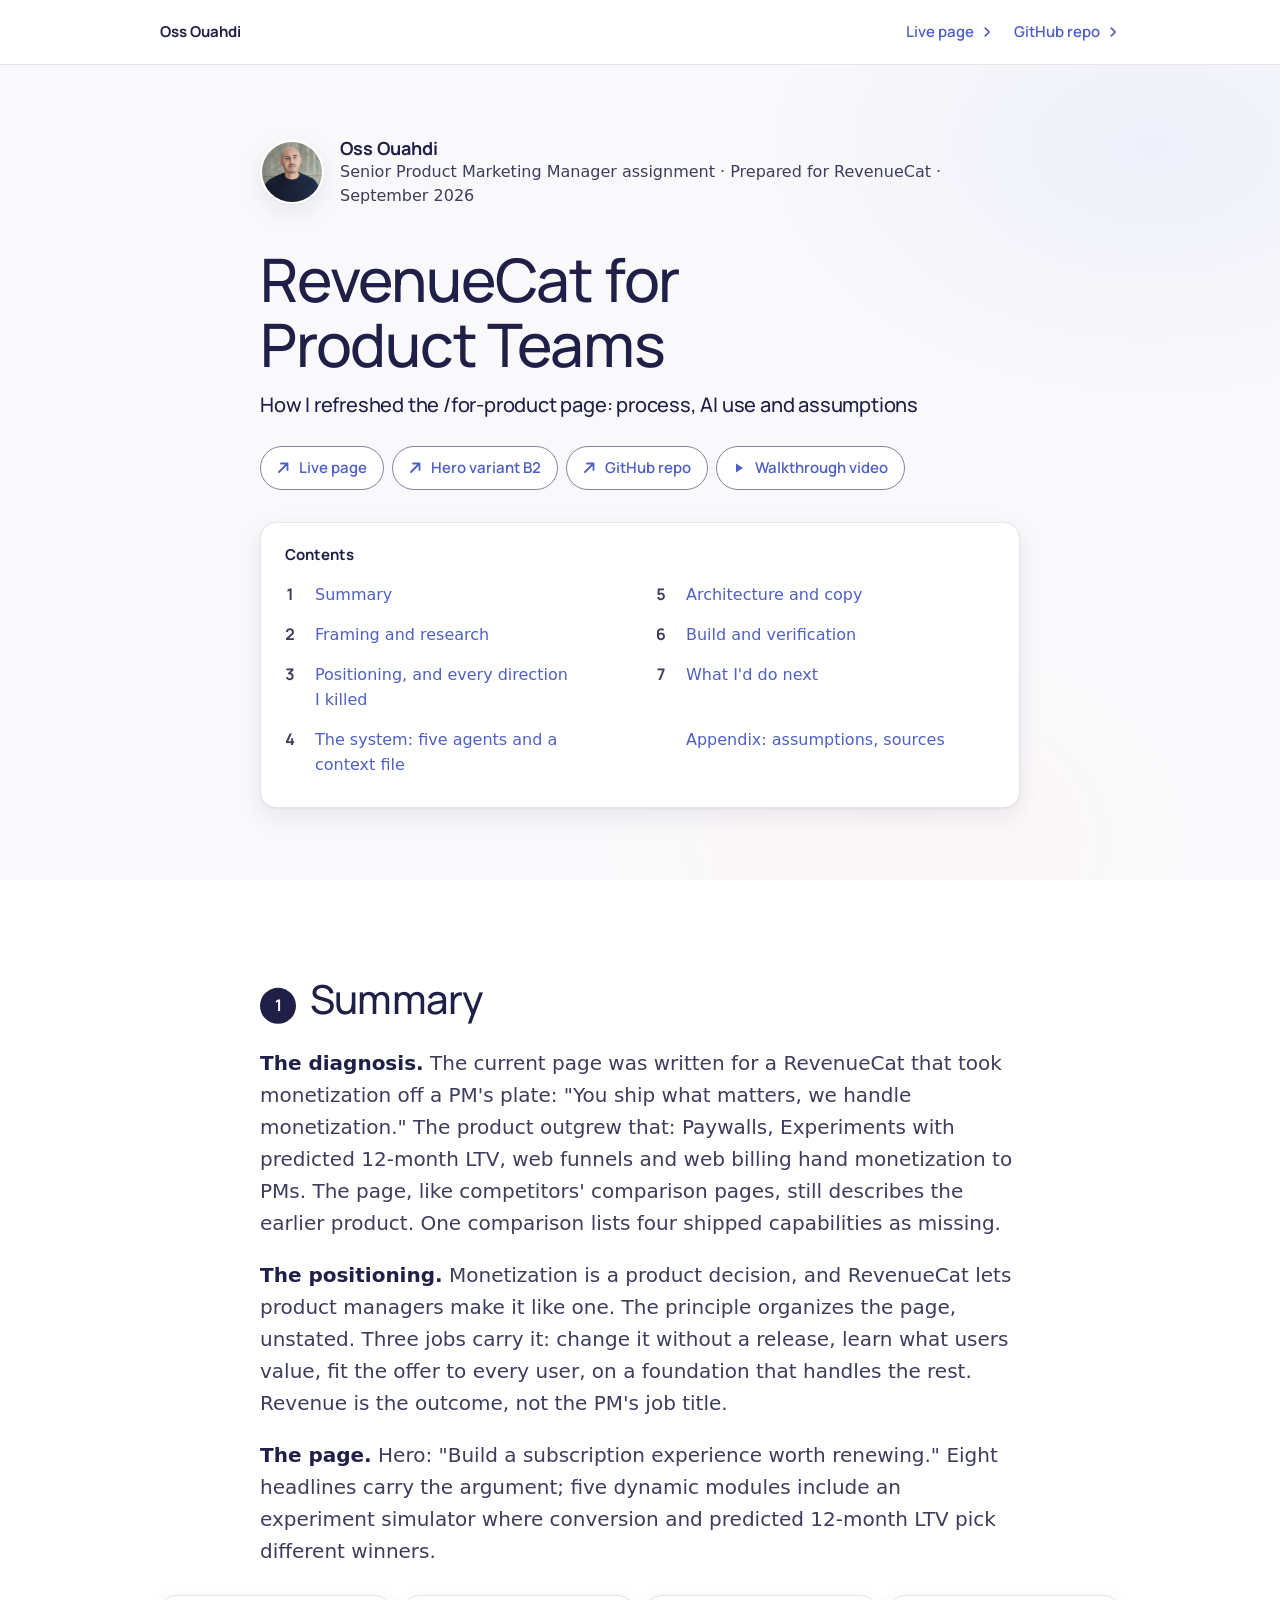
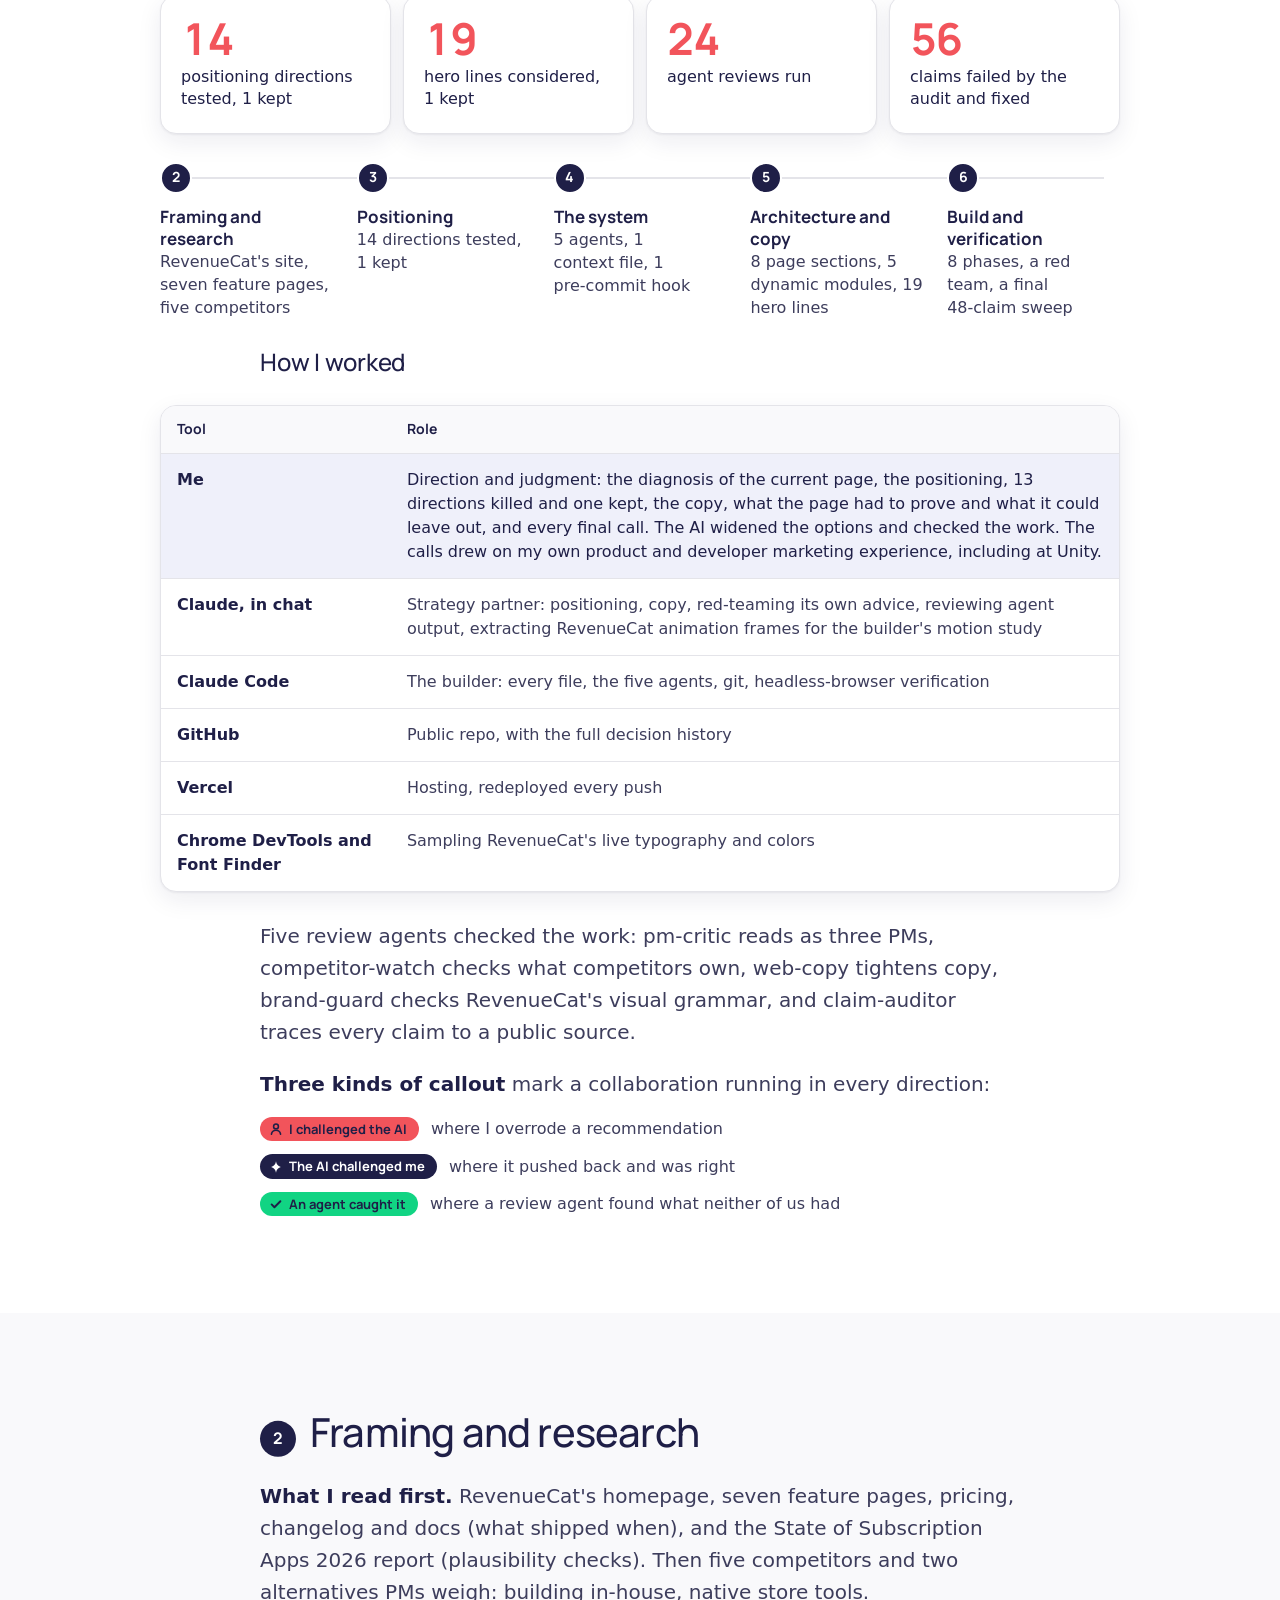
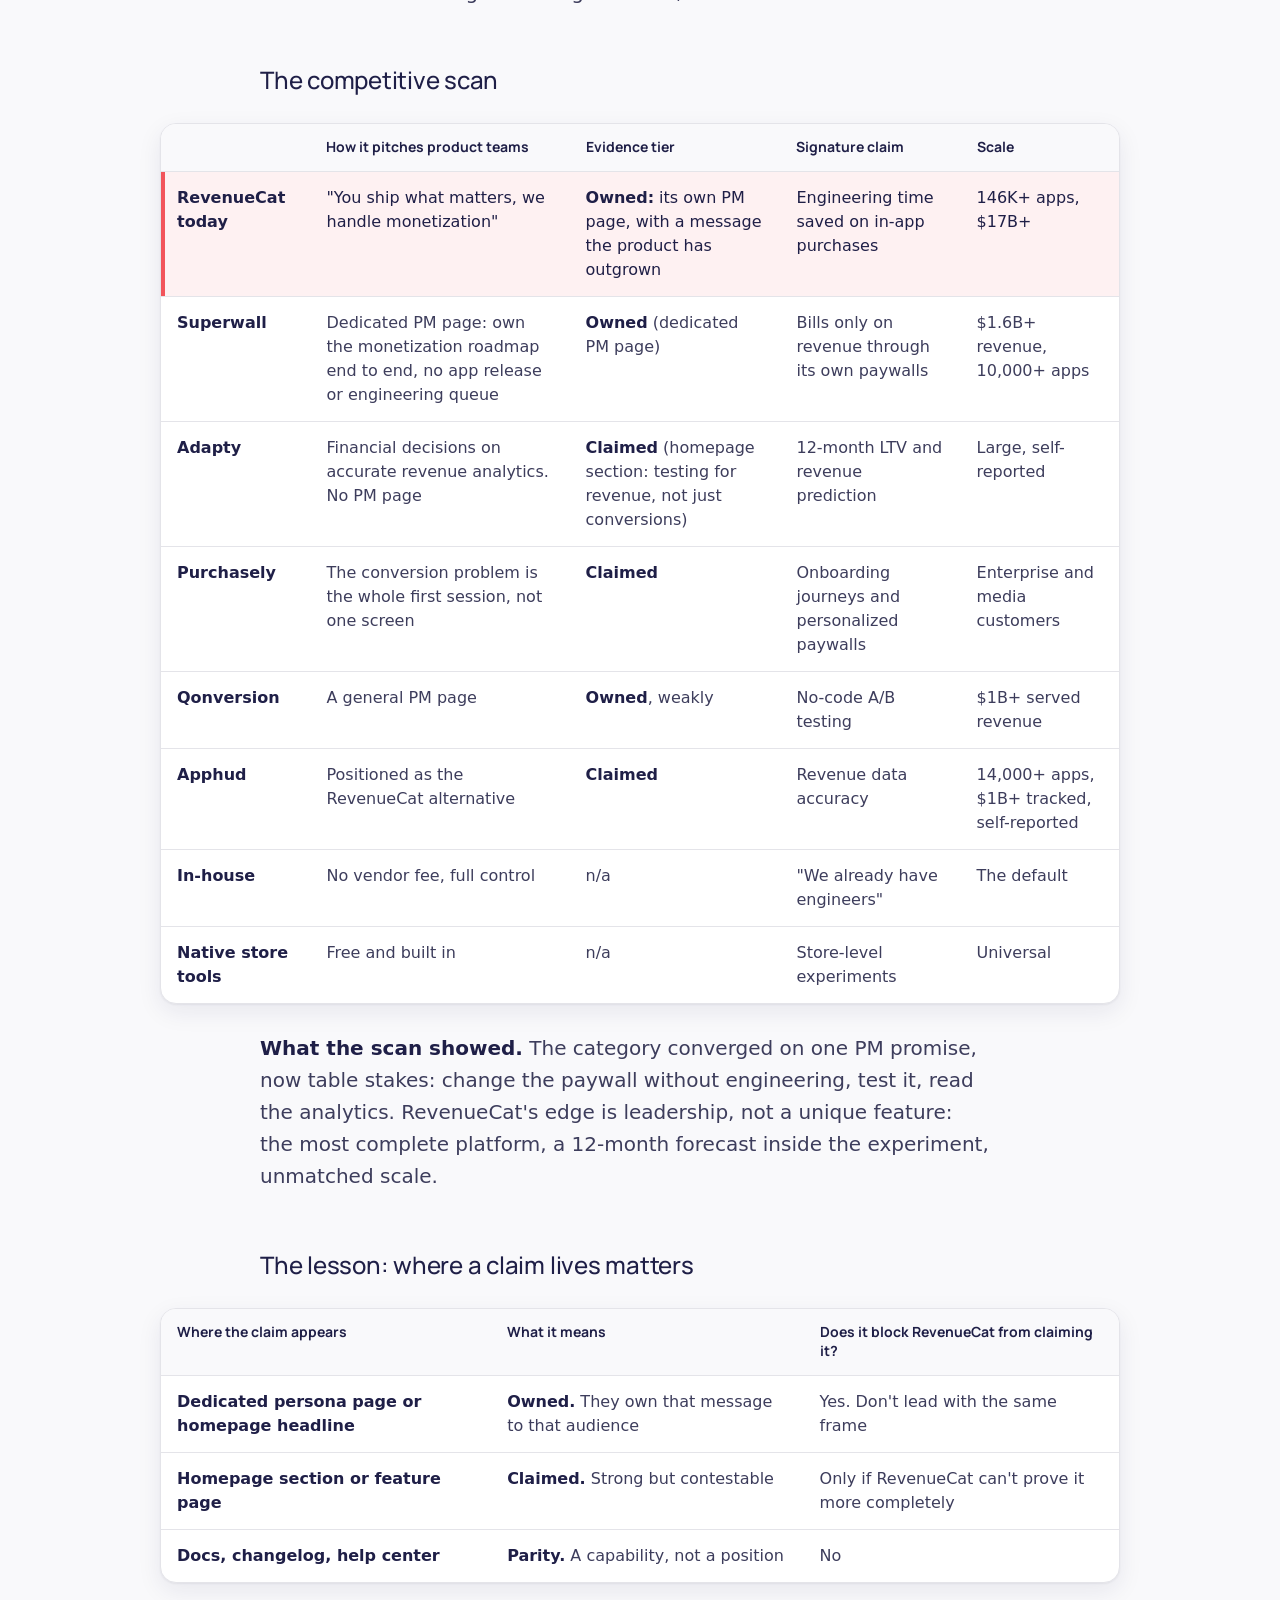
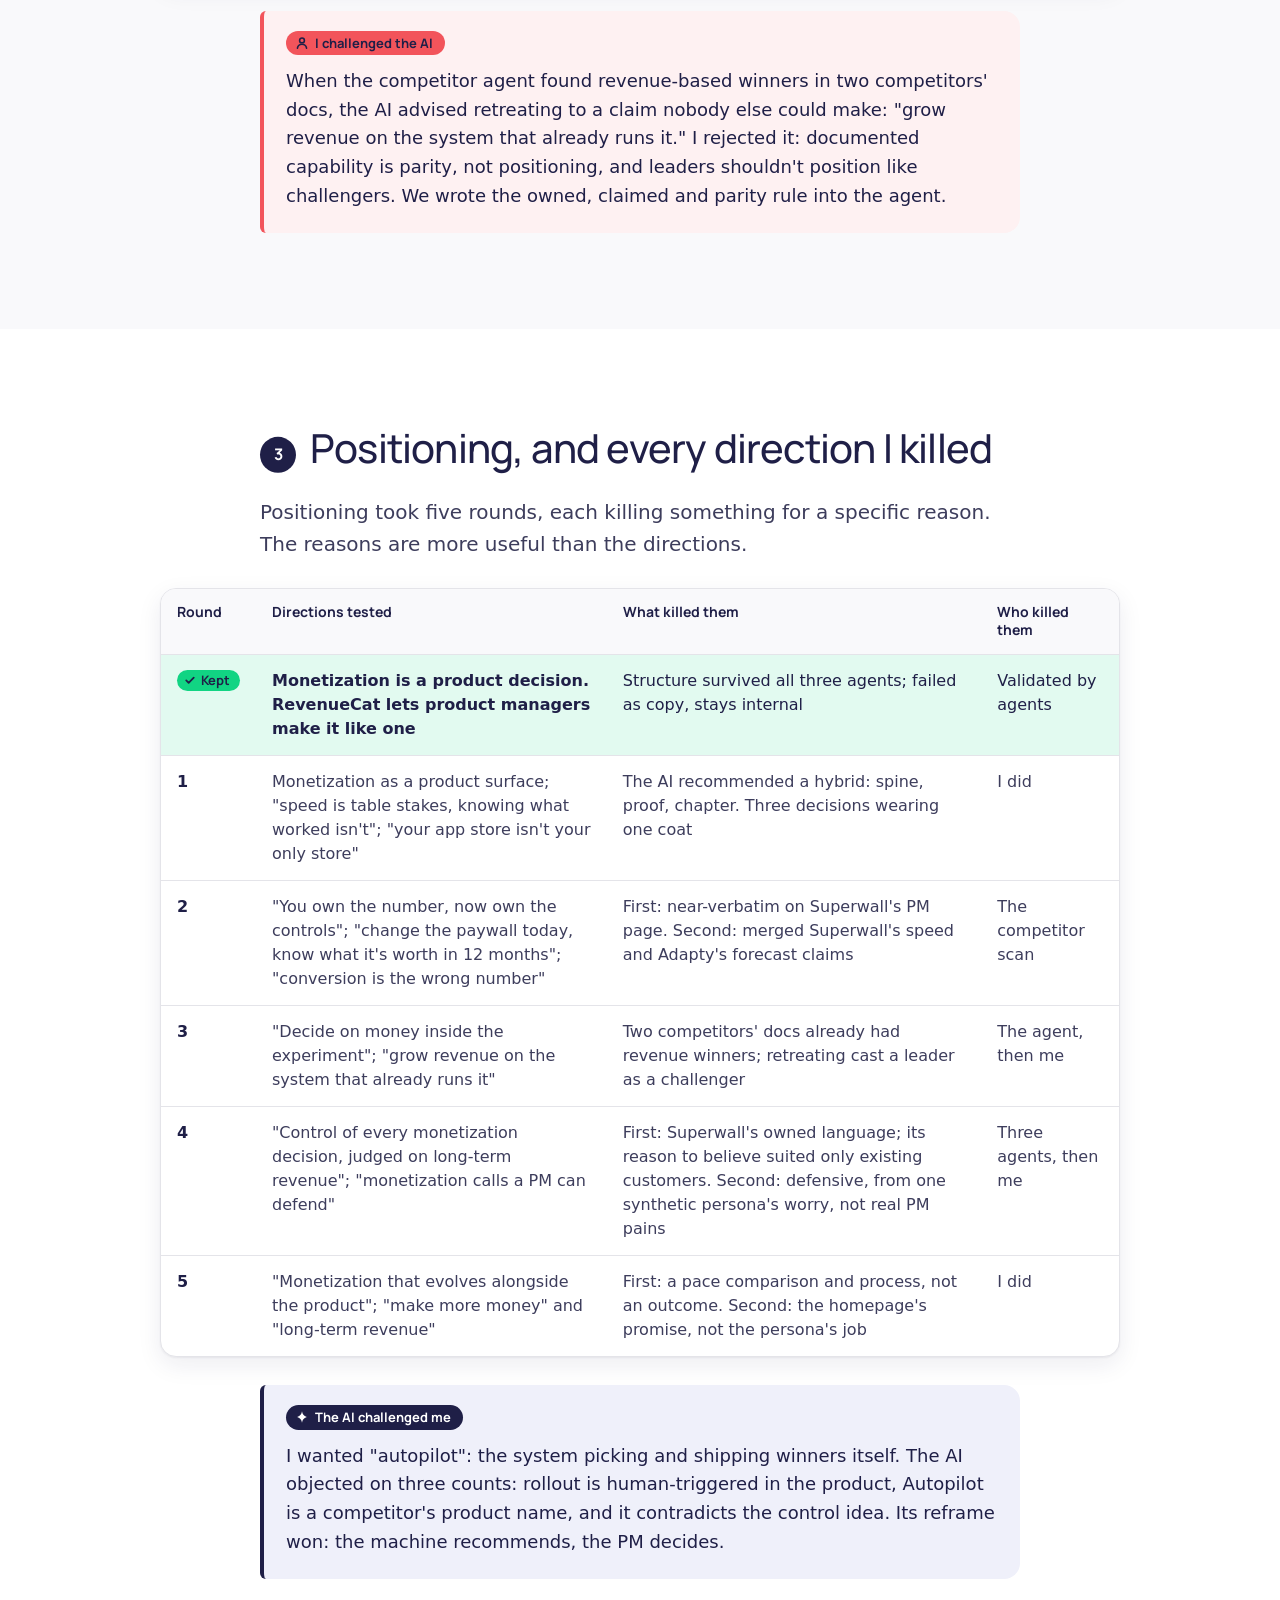
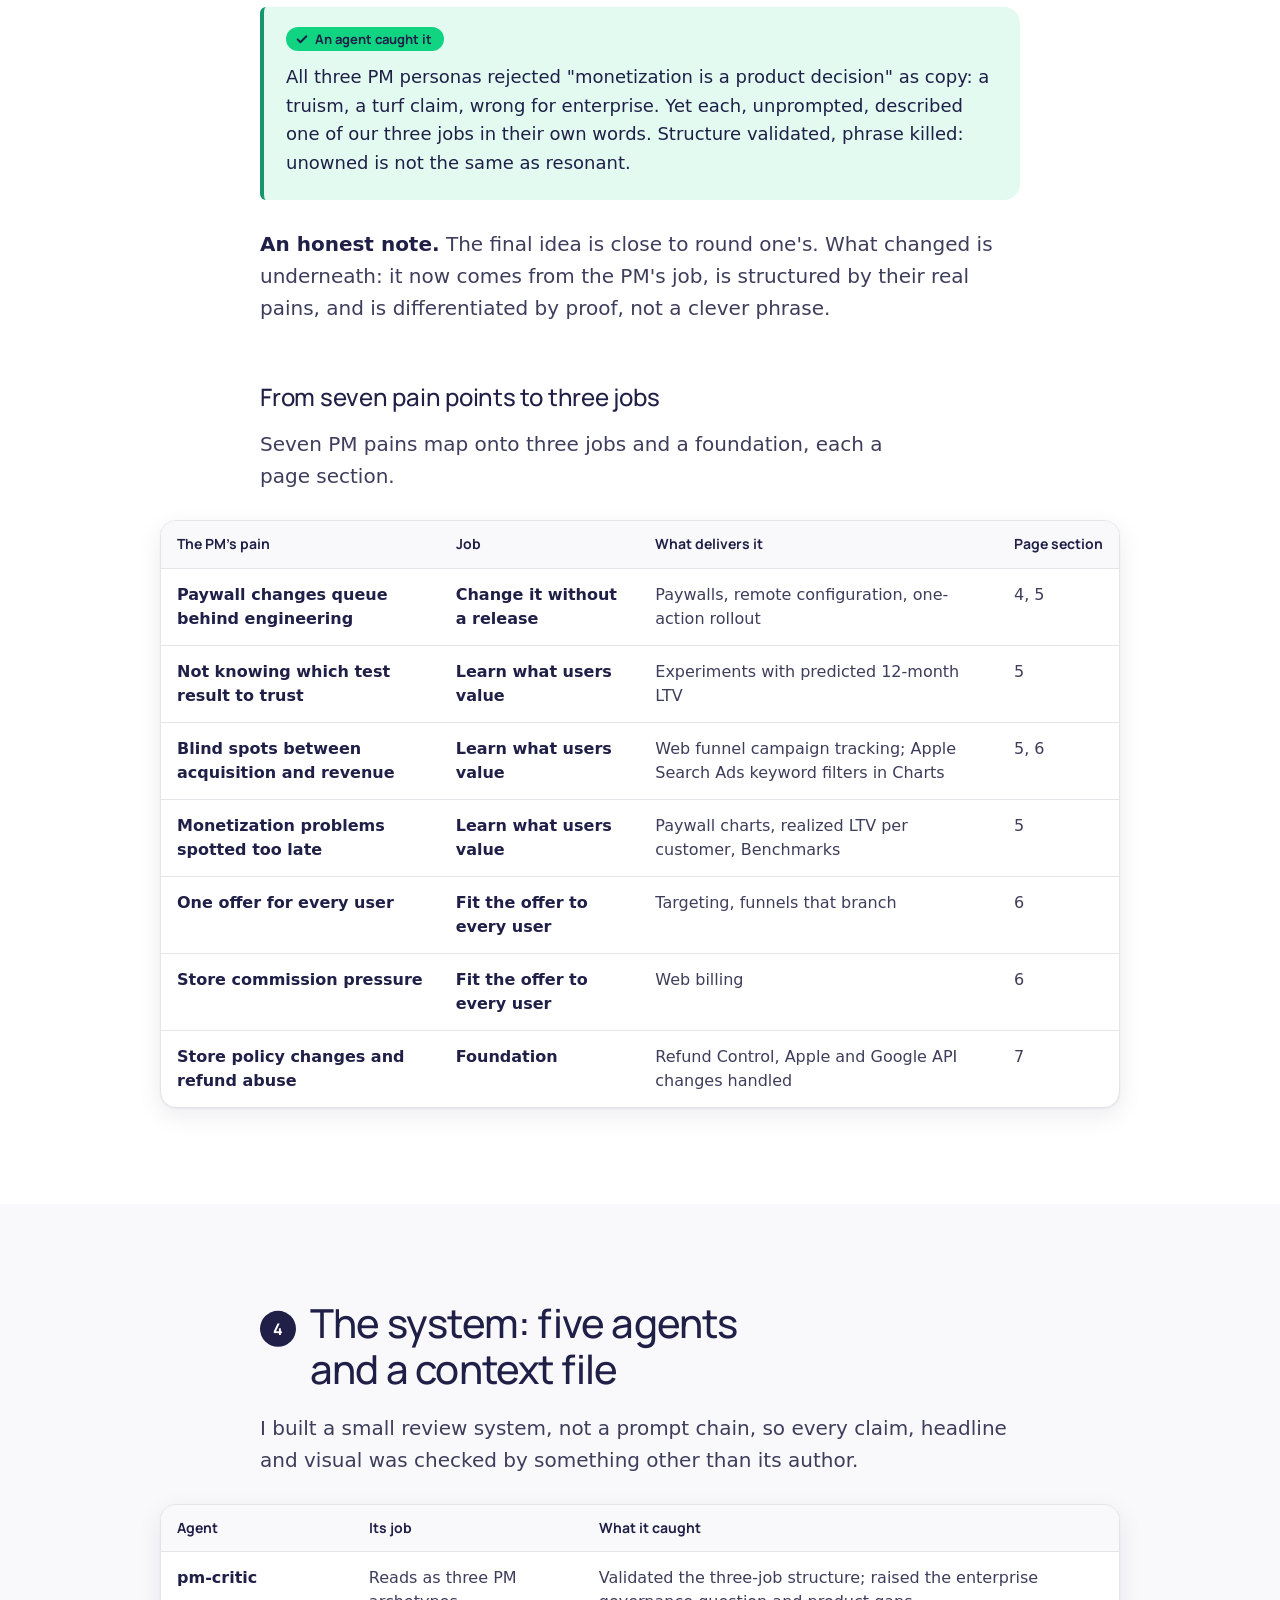
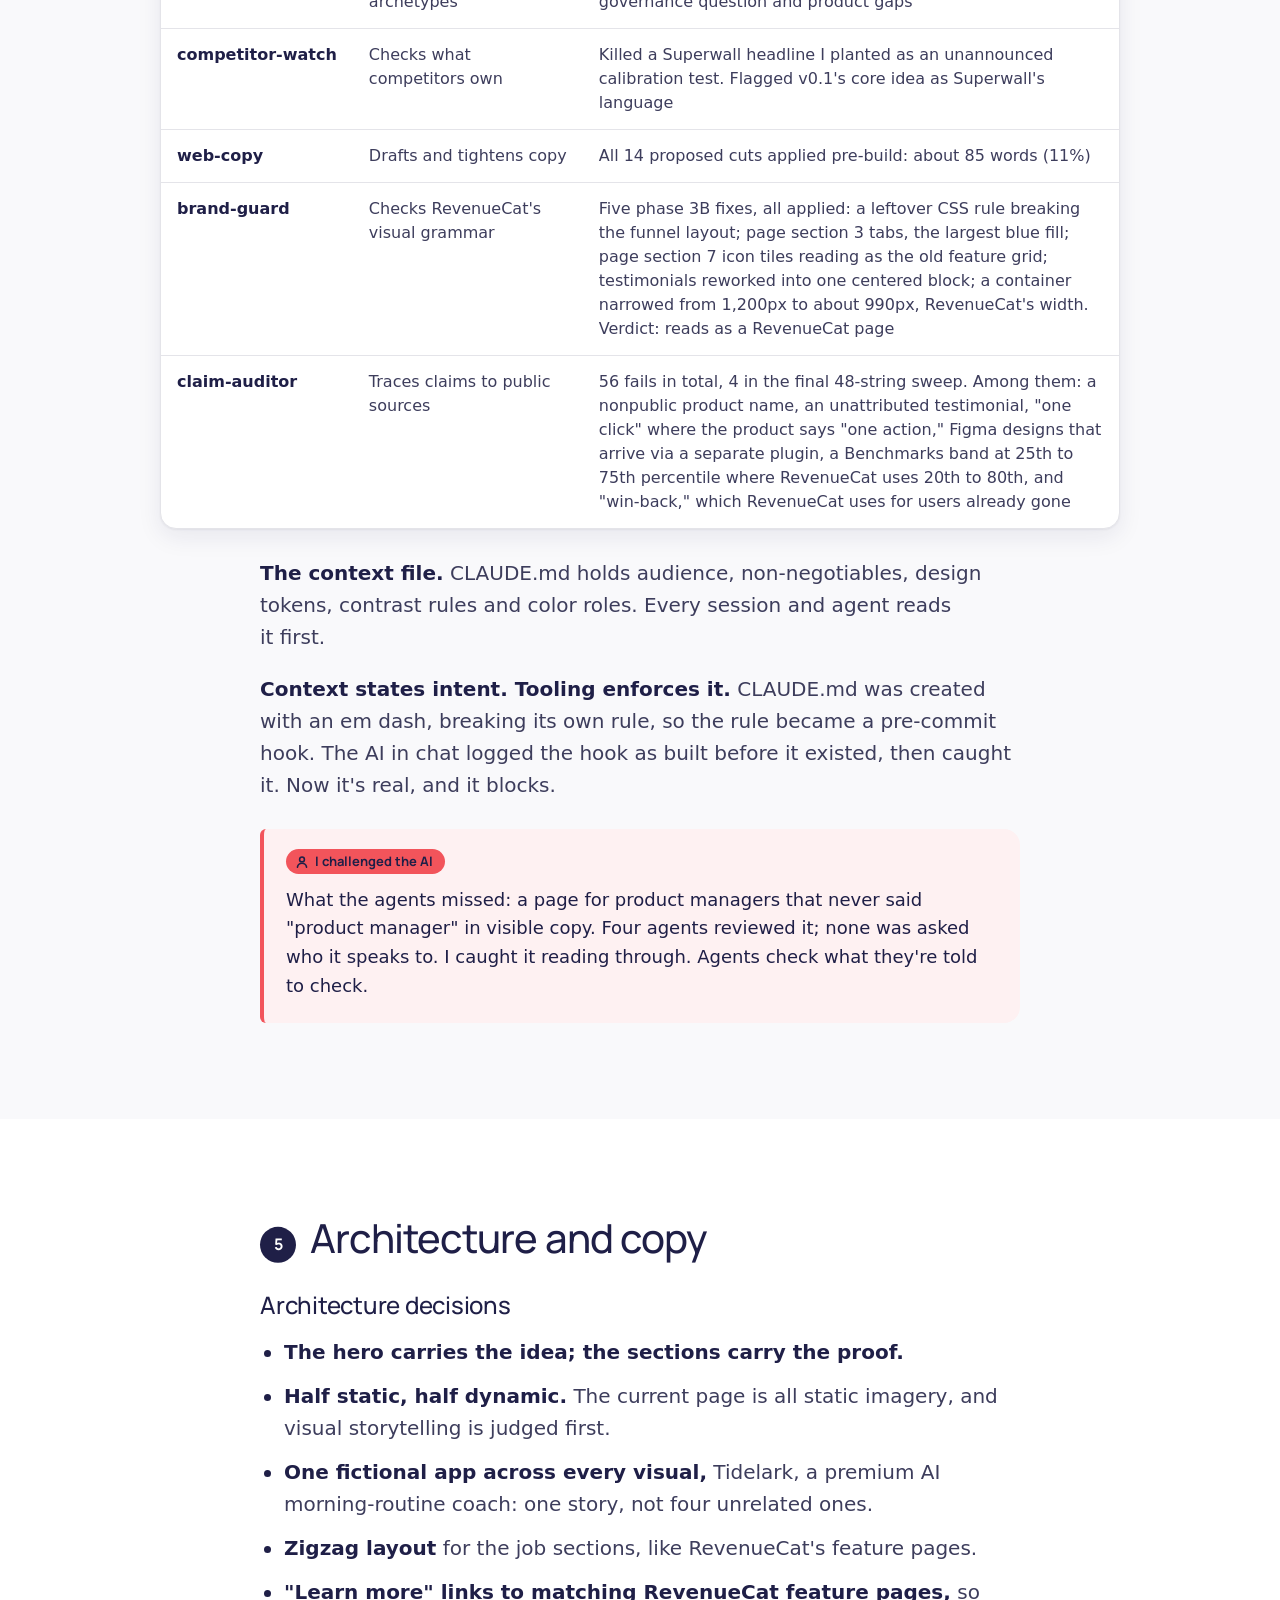
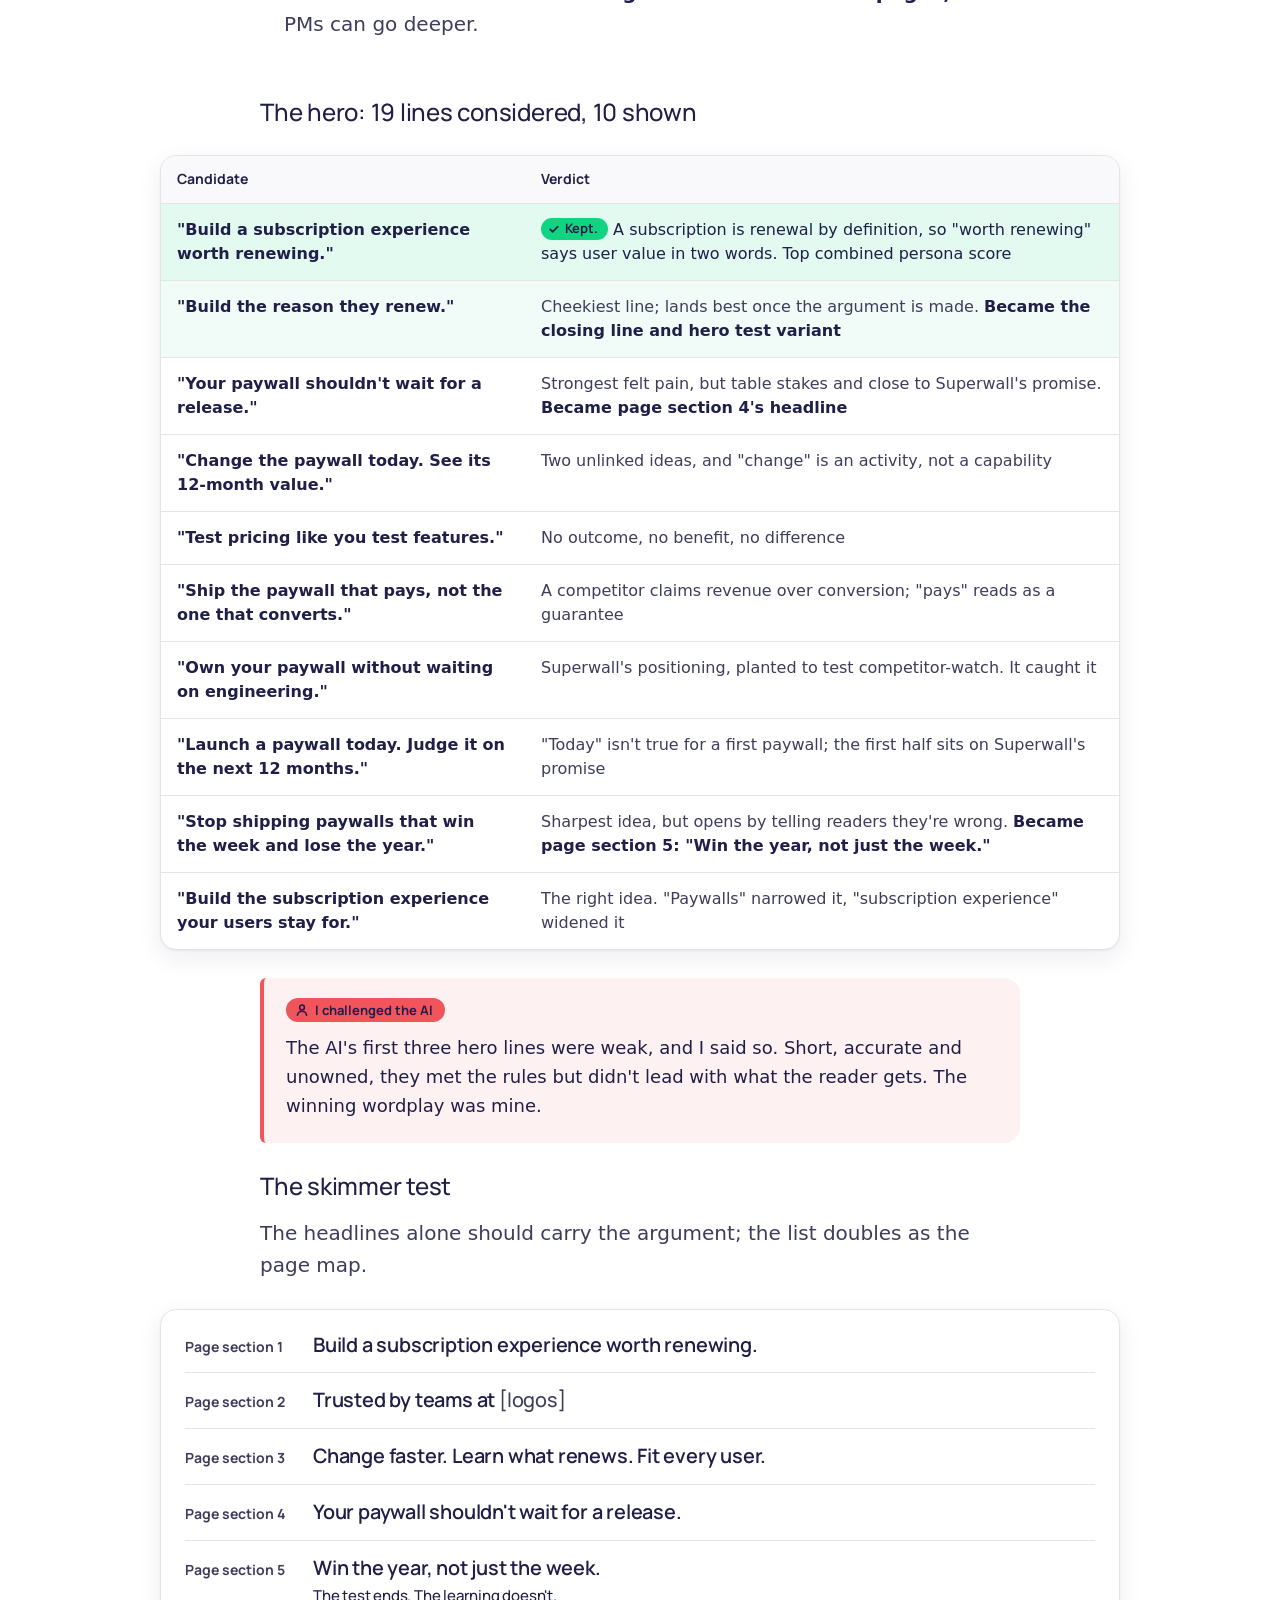
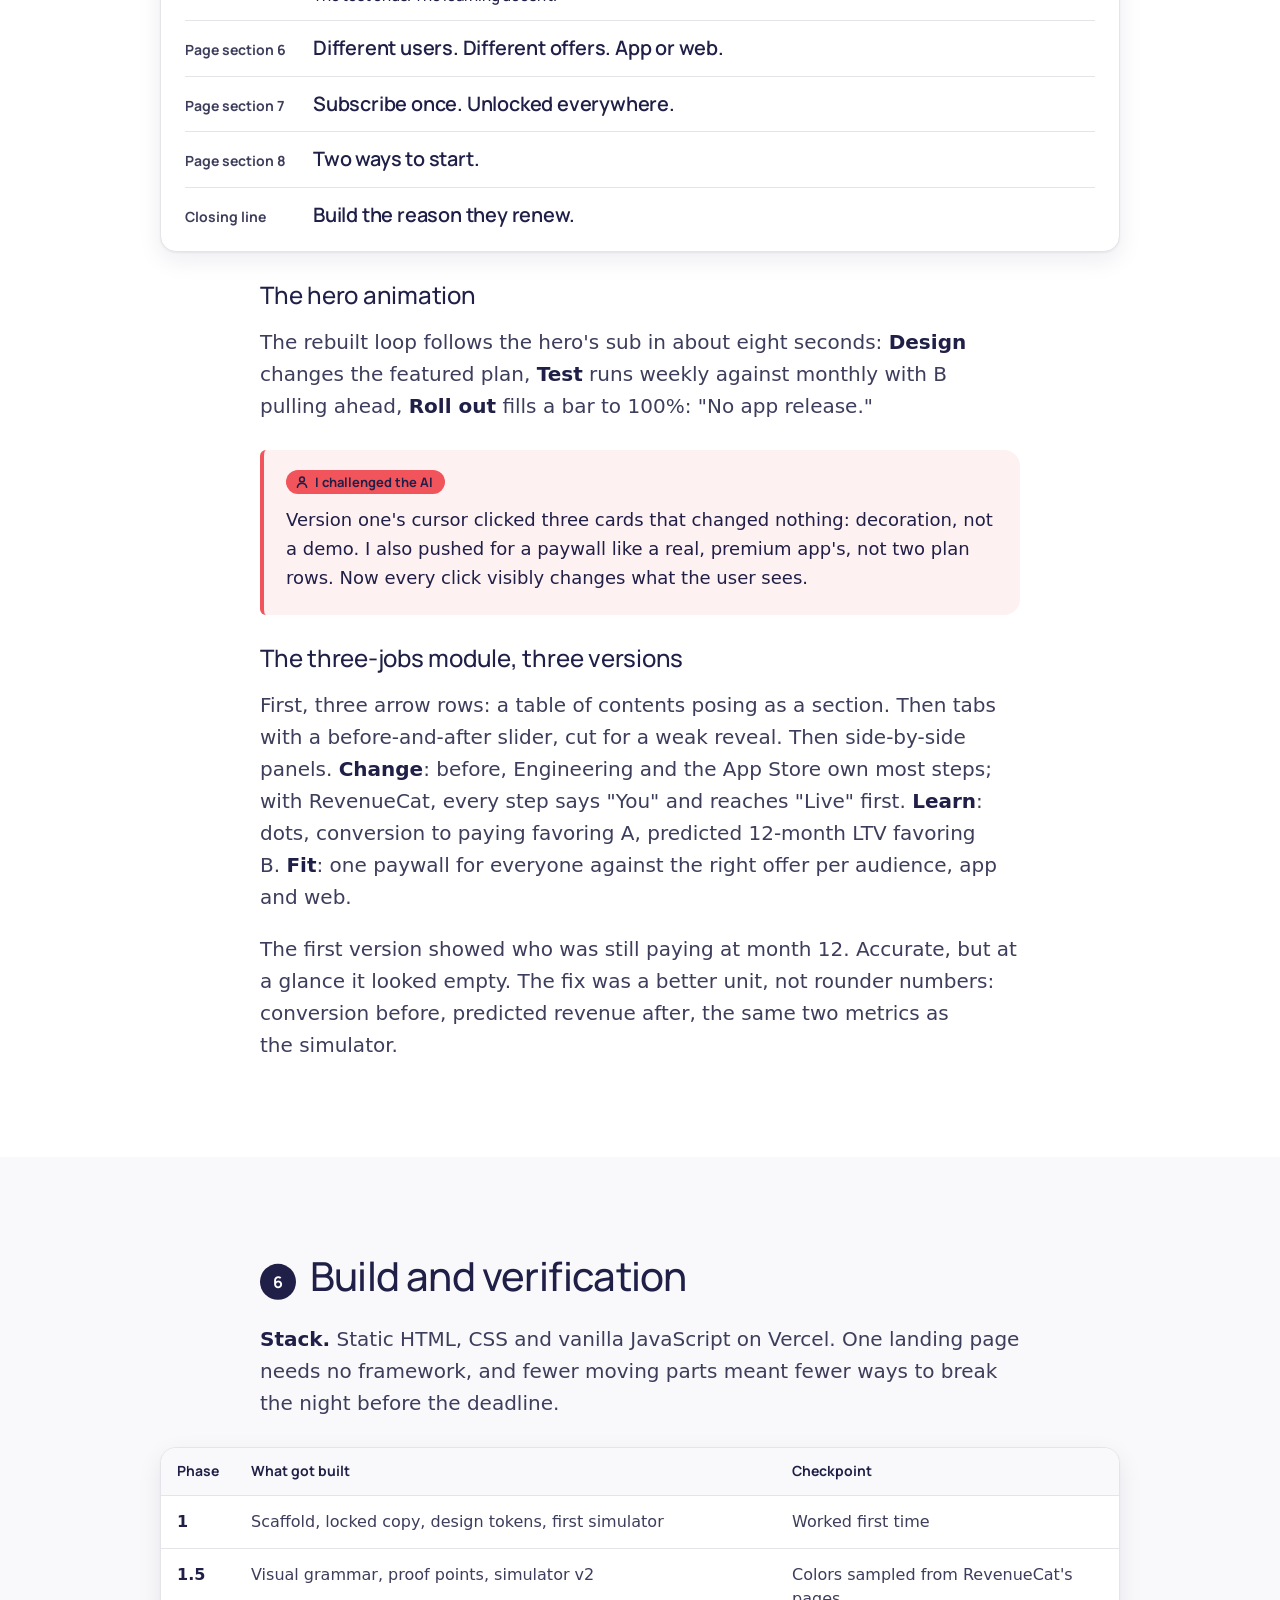
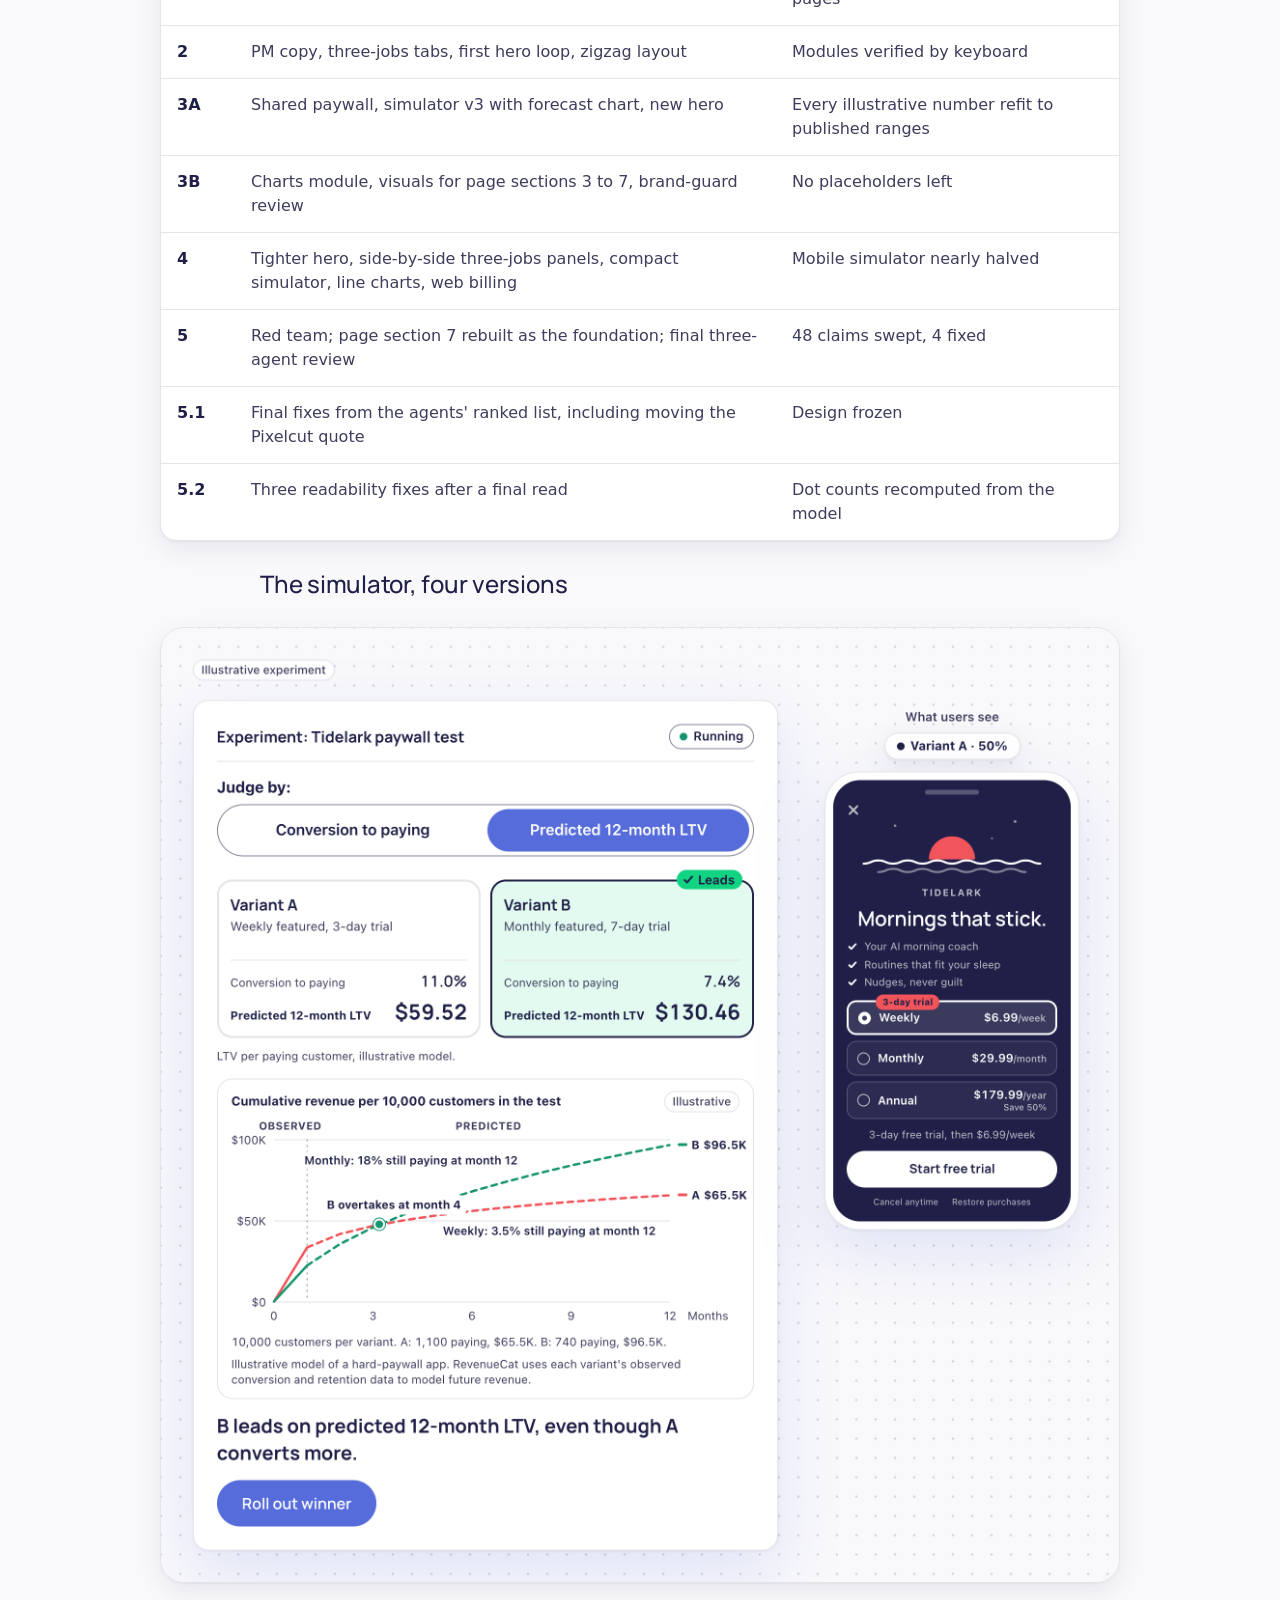
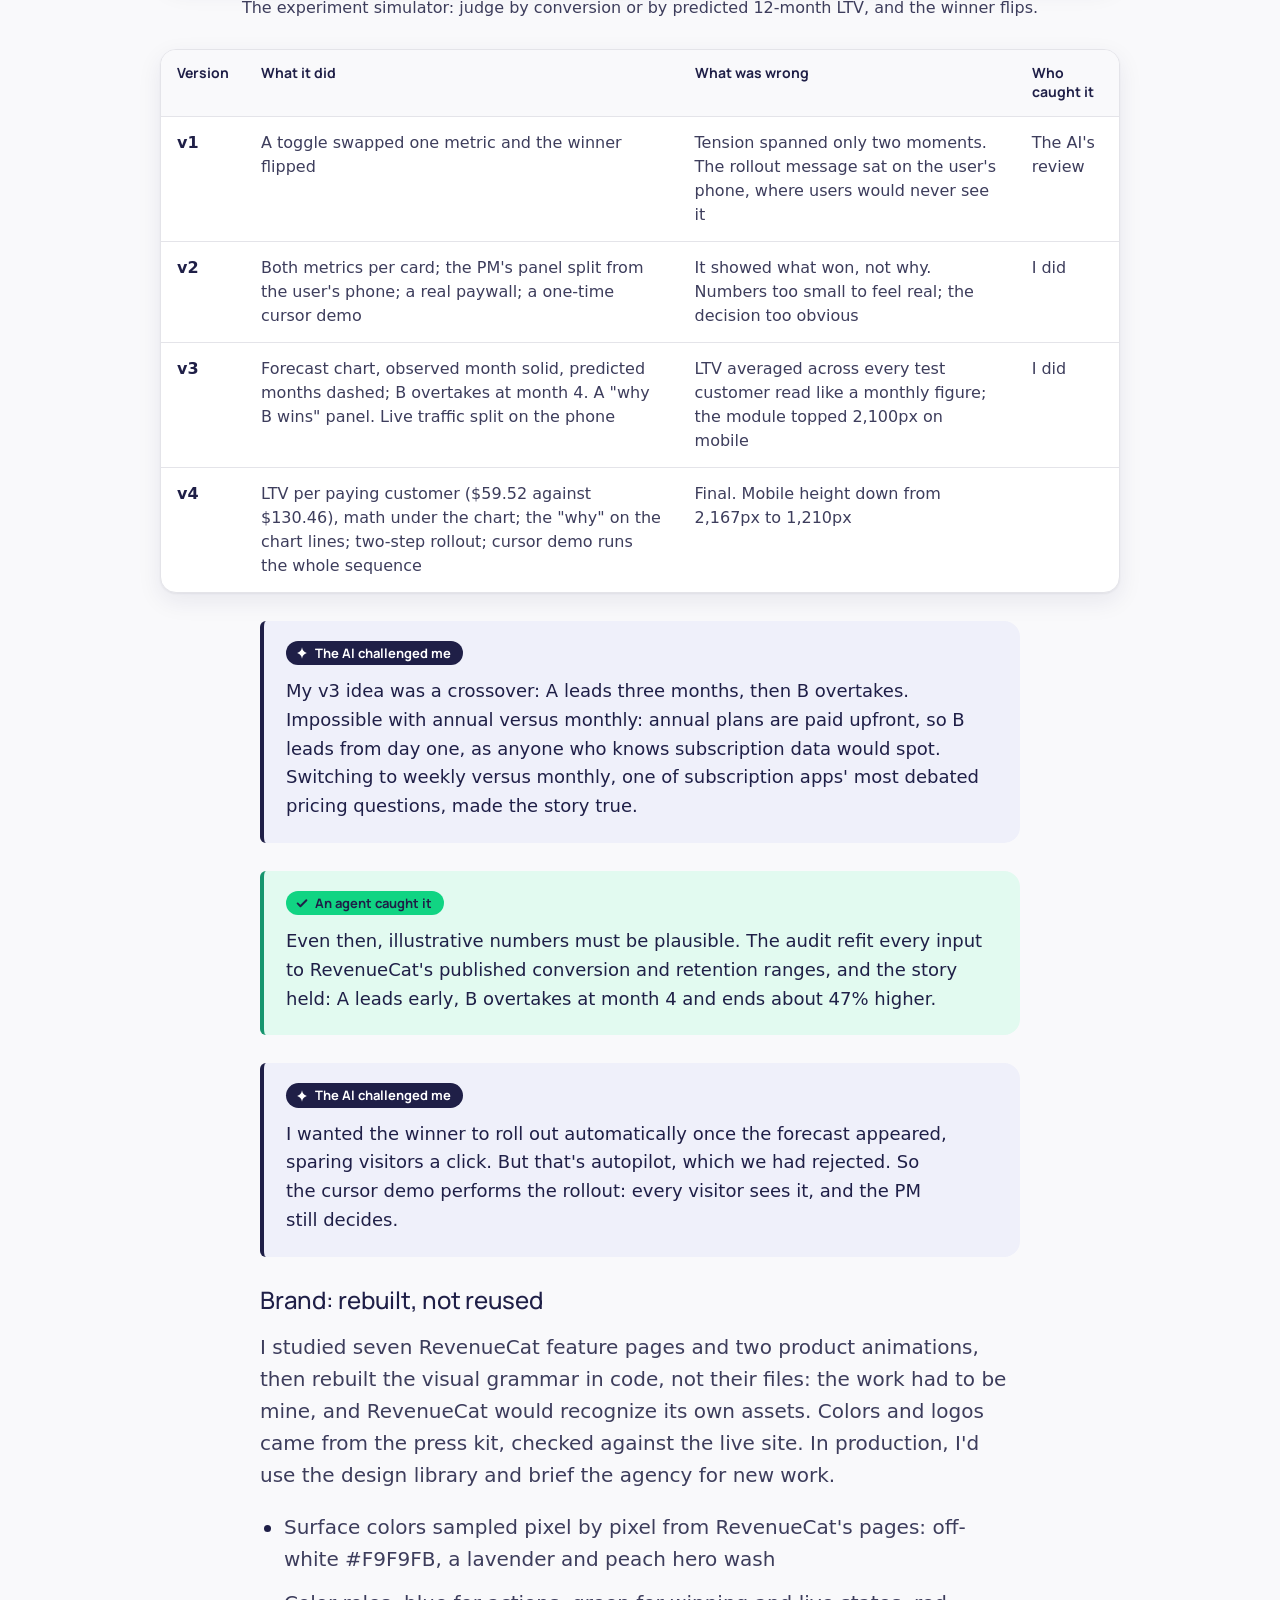
<file: site/process/index.html>
<!doctype html>
<html lang="en">
<head>
  <meta charset="utf-8">
  <meta name="viewport" content="width=device-width, initial-scale=1">
  <meta name="robots" content="noindex">
  <title>RevenueCat for Product Teams: process doc | Oss Ouahdi</title>
  <meta name="description" content="How I refreshed the RevenueCat /for-product page: process, AI use and assumptions.">
  <link rel="icon" href="data:,">
  <link rel="preconnect" href="https://fonts.googleapis.com">
  <link rel="preconnect" href="https://fonts.gstatic.com" crossorigin>
  <link rel="stylesheet" href="https://fonts.googleapis.com/css2?family=Manrope:wght@500;600;700&display=swap">
  <link rel="stylesheet" href="../css/tokens.css">
  <link rel="stylesheet" href="../css/base.css">
  <link rel="stylesheet" href="../css/process.css">
</head>
<body class="doc">

<header class="doc-nav">
  <div class="doc-nav-inner">
    <span class="doc-nav-name">Oss Ouahdi</span>
    <nav class="link-row" aria-label="Project links">
      <a class="link-chevron" href="https://revenuecat-for-product-nu.vercel.app/">Live page<svg viewBox="0 0 16 16" aria-hidden="true" focusable="false"><path d="M6 3.5 10.5 8 6 12.5" fill="none" stroke="currentColor" stroke-width="2" stroke-linecap="round" stroke-linejoin="round"/></svg></a>
      <a class="link-chevron nav-extra" href="https://github.com/oss1010/revenuecat-for-product">GitHub repo<svg viewBox="0 0 16 16" aria-hidden="true" focusable="false"><path d="M6 3.5 10.5 8 6 12.5" fill="none" stroke="currentColor" stroke-width="2" stroke-linecap="round" stroke-linejoin="round"/></svg></a>
    </nav>
  </div>
</header>

<main id="main">

  <!-- Header -->
  <header class="doc-head">
    <div class="wrap">
      <div class="byline">
        <img class="avatar" src="../assets/oss.jpeg" alt="" width="64" height="64">
        <div>
          <p class="byline-name">Oss Ouahdi</p>
          <p class="byline-meta">Senior Product Marketing Manager assignment · Prepared for RevenueCat · September 2026</p>
        </div>
      </div>

      <h1 class="h1">RevenueCat for Product Teams</h1>
      <p class="doc-sub">How I refreshed the <span class="nowrap">/for-product</span> page: process, AI use and assumptions</p>

      <ul class="chips" aria-label="Links">
        <li><a class="chip" href="https://revenuecat-for-product-nu.vercel.app/"><svg viewBox="0 0 16 16" aria-hidden="true" focusable="false"><path d="M6 3.5h6.5V10M12.5 3.5 4 12" fill="none" stroke="currentColor" stroke-width="1.8" stroke-linecap="round" stroke-linejoin="round"/></svg>Live page</a><span class="chip-url">https://revenuecat-for-product-nu.vercel.app/</span></li>
        <li><a class="chip" href="https://revenuecat-for-product-nu.vercel.app/?v=b2"><svg viewBox="0 0 16 16" aria-hidden="true" focusable="false"><path d="M6 3.5h6.5V10M12.5 3.5 4 12" fill="none" stroke="currentColor" stroke-width="1.8" stroke-linecap="round" stroke-linejoin="round"/></svg>Hero variant B2</a><span class="chip-url">https://revenuecat-for-product-nu.vercel.app/?v=b2</span></li>
        <li><a class="chip" href="https://github.com/oss1010/revenuecat-for-product"><svg viewBox="0 0 16 16" aria-hidden="true" focusable="false"><path d="M6 3.5h6.5V10M12.5 3.5 4 12" fill="none" stroke="currentColor" stroke-width="1.8" stroke-linecap="round" stroke-linejoin="round"/></svg>GitHub repo</a><span class="chip-url">https://github.com/oss1010/revenuecat-for-product</span></li>
        <li><a class="chip" href="https://drive.google.com/file/d/10oRkwFzCkffgDtPeWxvfcEA1K8XBQIKQ/view"><svg viewBox="0 0 16 16" aria-hidden="true" focusable="false"><path d="M5 3.5v9l7-4.5z" fill="currentColor"/></svg>Walkthrough video</a><span class="chip-url">https://drive.google.com/file/d/10oRkwFzCkffgDtPeWxvfcEA1K8XBQIKQ/view</span></li>
      </ul>

      <nav class="toc" aria-labelledby="toc-title">
        <h2 id="toc-title">Contents</h2>
        <ol>
          <li><a href="#summary"><span class="toc-n">1</span>Summary</a></li>
          <li><a href="#research"><span class="toc-n">2</span>Framing and research</a></li>
          <li><a href="#positioning"><span class="toc-n">3</span>Positioning, and every direction I killed</a></li>
          <li><a href="#system"><span class="toc-n">4</span>The system: five agents and a context file</a></li>
          <li><a href="#architecture"><span class="toc-n">5</span>Architecture and copy</a></li>
          <li><a href="#build"><span class="toc-n">6</span>Build and verification</a></li>
          <li><a href="#next"><span class="toc-n">7</span>What I'd do next</a></li>
          <li><a href="#appendix"><span class="toc-n" aria-hidden="true"></span>Appendix: assumptions, sources</a></li>
        </ol>
      </nav>
    </div>
  </header>

  <!-- 1. Summary -->
  <section class="doc-section" id="summary" aria-labelledby="summary-title">
    <div class="wrap">
      <div class="sec-head"><span class="sec-num" aria-hidden="true">1</span><h2 class="h2" id="summary-title">Summary</h2></div>

      <p><strong>The diagnosis.</strong> The current page was written for a RevenueCat that took monetization off a PM's plate: "You ship what matters, we handle monetization." The product outgrew that: Paywalls, Experiments with predicted <span class="nowrap">12-month</span> LTV, web funnels and web billing hand monetization to PMs. The page, like competitors' comparison pages, still describes the earlier product. One comparison lists four shipped capabilities as missing.</p>

      <p><strong>The positioning.</strong> Monetization is a product decision, and RevenueCat lets product managers make it like one. The principle organizes the page, unstated. Three jobs carry it: change it without a release, learn what users value, fit the offer to every user, on a foundation that handles the rest. Revenue is the outcome, not the PM's job title.</p>

      <p><strong>The page.</strong> Hero: "Build a subscription experience worth renewing." Eight headlines carry the argument; five dynamic modules include an experiment simulator where conversion and predicted <span class="nowrap">12-month</span> LTV pick different winners.</p>

      <ul class="stat-tiles wide figure" aria-label="Scoreboard">
        <li class="stat-tile"><span class="num">14</span><span class="label">positioning directions tested, 1 kept</span></li>
        <li class="stat-tile"><span class="num">19</span><span class="label">hero lines considered, 1 kept</span></li>
        <li class="stat-tile"><span class="num">24</span><span class="label">agent reviews run</span></li>
        <li class="stat-tile"><span class="num">56</span><span class="label">claims failed by the audit and fixed</span></li>
      </ul>

      <ol class="timeline wide figure" aria-label="Process at a glance">
        <li><a href="#research"><span class="tl-n" aria-hidden="true">2</span><span class="tl-stage">Framing and research</span><span class="tl-stat">RevenueCat's site, seven feature pages, five competitors</span></a></li>
        <li><a href="#positioning"><span class="tl-n" aria-hidden="true">3</span><span class="tl-stage">Positioning</span><span class="tl-stat">14 directions tested, 1 kept</span></a></li>
        <li><a href="#system"><span class="tl-n" aria-hidden="true">4</span><span class="tl-stage">The system</span><span class="tl-stat">5 agents, 1 context file, 1 <span class="nowrap">pre-commit</span> hook</span></a></li>
        <li><a href="#architecture"><span class="tl-n" aria-hidden="true">5</span><span class="tl-stage">Architecture and copy</span><span class="tl-stat">8 page sections, 5 dynamic modules, 19 hero lines</span></a></li>
        <li><a href="#build"><span class="tl-n" aria-hidden="true">6</span><span class="tl-stage">Build and verification</span><span class="tl-stat">8 phases, a red team, a final <span class="nowrap">48-claim</span> sweep</span></a></li>
      </ol>

      <h3 class="h3">How I worked</h3>
      <div class="table-card wide">
        <table class="t-stack">
          <thead>
            <tr><th scope="col" style="width: 24%">Tool</th><th scope="col">Role</th></tr>
          </thead>
          <tbody>
            <tr class="is-me"><th scope="row">Me</th><td data-label="Role">Direction and judgment: the diagnosis of the current page, the positioning, 13 directions killed and one kept, the copy, what the page had to prove and what it could leave out, and every final call. The AI widened the options and checked the work. The calls drew on my own product and developer marketing experience, including at Unity.</td></tr>
            <tr><th scope="row">Claude, in chat</th><td data-label="Role">Strategy partner: positioning, copy, red-teaming its own advice, reviewing agent output, extracting RevenueCat animation frames for the builder's motion study</td></tr>
            <tr><th scope="row">Claude Code</th><td data-label="Role">The builder: every file, the five agents, git, headless-browser verification</td></tr>
            <tr><th scope="row">GitHub</th><td data-label="Role">Public repo, with the full decision history</td></tr>
            <tr><th scope="row">Vercel</th><td data-label="Role">Hosting, redeployed every push</td></tr>
            <tr><th scope="row">Chrome DevTools and Font Finder</th><td data-label="Role">Sampling RevenueCat's live typography and colors</td></tr>
          </tbody>
        </table>
      </div>
      <p>Five review agents checked the work: <span class="nowrap">pm-critic</span> reads as three PMs, <span class="nowrap">competitor-watch</span> checks what competitors own, <span class="nowrap">web-copy</span> tightens copy, <span class="nowrap">brand-guard</span> checks RevenueCat's visual grammar, and <span class="nowrap">claim-auditor</span> traces every claim to a public source.</p>

      <div class="keep">
        <p><strong>Three kinds of callout</strong> mark a collaboration running in every direction:</p>
        <ul class="legend" style="margin-top: 1rem">
          <li><span class="pill pill--me"><svg viewBox="0 0 16 16" aria-hidden="true" focusable="false"><circle cx="8" cy="5" r="2.75" fill="none" stroke="currentColor" stroke-width="1.8"/><path d="M2.75 14c.6-2.9 2.7-4.5 5.25-4.5s4.65 1.6 5.25 4.5" fill="none" stroke="currentColor" stroke-width="1.8" stroke-linecap="round"/></svg>I challenged the AI</span><span class="sr-only">:</span> where I overrode a recommendation</li>
          <li><span class="pill pill--ai"><svg viewBox="0 0 16 16" aria-hidden="true" focusable="false"><path d="M8 1.5c.5 3.4 1.9 5.2 5.5 6.5-3.6 1.3-5 3.1-5.5 6.5-.5-3.4-1.9-5.2-5.5-6.5 3.6-1.3 5-3.1 5.5-6.5z" fill="currentColor"/></svg>The AI challenged me</span><span class="sr-only">:</span> where it pushed back and was right</li>
          <li><span class="pill pill--agent"><svg viewBox="0 0 16 16" aria-hidden="true" focusable="false"><path d="M3 8.5l3.2 3.2L13 4.8" fill="none" stroke="currentColor" stroke-width="2.2" stroke-linecap="round" stroke-linejoin="round"/></svg>An agent caught it</span><span class="sr-only">:</span> where a review agent found what neither of us had</li>
        </ul>
      </div>
    </div>
  </section>

  <!-- 2. Framing and research -->
  <section class="doc-section bg-off" id="research" aria-labelledby="research-title">
    <div class="wrap">
      <div class="sec-head"><span class="sec-num" aria-hidden="true">2</span><h2 class="h2" id="research-title">Framing and research</h2></div>

      <p><strong>What I read first.</strong> RevenueCat's homepage, seven feature pages, pricing, changelog and docs (what shipped when), and the State of Subscription Apps 2026 report (plausibility checks). Then five competitors and two alternatives PMs weigh: building in-house, native store tools.</p>

      <h3 class="h3">The competitive scan</h3>
      <div class="table-card wide">
        <table class="t-stack">
          <thead>
            <tr><th scope="col"><span class="sr-only">Vendor or alternative</span></th><th scope="col">How it pitches product teams</th><th scope="col">Evidence tier</th><th scope="col">Signature claim</th><th scope="col">Scale</th></tr>
          </thead>
          <tbody>
            <tr class="is-rc"><th scope="row">RevenueCat today</th><td data-label="How it pitches product teams">"You ship what matters, we handle monetization"</td><td data-label="Evidence tier"><strong>Owned:</strong> its own PM page, with a message the product has outgrown</td><td data-label="Signature claim">Engineering time saved on in-app purchases</td><td data-label="Scale">146K+ apps, $17B+</td></tr>
            <tr><th scope="row">Superwall</th><td data-label="How it pitches product teams">Dedicated PM page: own the monetization roadmap end to end, no app release or engineering queue</td><td data-label="Evidence tier"><strong>Owned</strong> (dedicated PM page)</td><td data-label="Signature claim">Bills only on revenue through its own paywalls</td><td data-label="Scale">$1.6B+ revenue, 10,000+ apps</td></tr>
            <tr><th scope="row">Adapty</th><td data-label="How it pitches product teams">Financial decisions on accurate revenue analytics. No PM page</td><td data-label="Evidence tier"><strong>Claimed</strong> (homepage section: testing for revenue, not just conversions)</td><td data-label="Signature claim"><span class="nowrap">12-month</span> LTV and revenue prediction</td><td data-label="Scale">Large, self-reported</td></tr>
            <tr><th scope="row">Purchasely</th><td data-label="How it pitches product teams">The conversion problem is the whole first session, not one screen</td><td data-label="Evidence tier"><strong>Claimed</strong></td><td data-label="Signature claim">Onboarding journeys and personalized paywalls</td><td data-label="Scale">Enterprise and media customers</td></tr>
            <tr><th scope="row">Qonversion</th><td data-label="How it pitches product teams">A general PM page</td><td data-label="Evidence tier"><strong>Owned</strong>, weakly</td><td data-label="Signature claim">No-code A/B testing</td><td data-label="Scale">$1B+ served revenue</td></tr>
            <tr><th scope="row">Apphud</th><td data-label="How it pitches product teams">Positioned as the RevenueCat alternative</td><td data-label="Evidence tier"><strong>Claimed</strong></td><td data-label="Signature claim">Revenue data accuracy</td><td data-label="Scale">14,000+ apps, $1B+ tracked, self-reported</td></tr>
            <tr><th scope="row">In-house</th><td data-label="How it pitches product teams">No vendor fee, full control</td><td data-label="Evidence tier">n/a</td><td data-label="Signature claim">"We already have engineers"</td><td data-label="Scale">The default</td></tr>
            <tr><th scope="row">Native store tools</th><td data-label="How it pitches product teams">Free and built in</td><td data-label="Evidence tier">n/a</td><td data-label="Signature claim">Store-level experiments</td><td data-label="Scale">Universal</td></tr>
          </tbody>
        </table>
      </div>

      <p><strong>What the scan showed.</strong> The category converged on one PM promise, now table stakes: change the paywall without engineering, test it, read the analytics. RevenueCat's edge is leadership, not a unique feature: the most complete platform, a <span class="nowrap">12-month</span> forecast inside the experiment, unmatched scale.</p>

      <h3 class="h3">The lesson: where a claim lives matters</h3>
      <div class="table-card wide">
        <table class="t-stack">
          <thead>
            <tr><th scope="col">Where the claim appears</th><th scope="col">What it means</th><th scope="col">Does it block RevenueCat from claiming it?</th></tr>
          </thead>
          <tbody>
            <tr><th scope="row">Dedicated persona page or homepage headline</th><td data-label="What it means"><strong>Owned.</strong> They own that message to that audience</td><td data-label="Does it block RevenueCat from claiming it?">Yes. Don't lead with the same frame</td></tr>
            <tr><th scope="row">Homepage section or feature page</th><td data-label="What it means"><strong>Claimed.</strong> Strong but contestable</td><td data-label="Does it block RevenueCat from claiming it?">Only if RevenueCat can't prove it more completely</td></tr>
            <tr><th scope="row">Docs, changelog, help center</th><td data-label="What it means"><strong>Parity.</strong> A capability, not a position</td><td data-label="Does it block RevenueCat from claiming it?">No</td></tr>
          </tbody>
        </table>
      </div>

      <aside class="callout callout--me" aria-label="I challenged the AI">
        <span class="pill pill--me"><svg viewBox="0 0 16 16" aria-hidden="true" focusable="false"><circle cx="8" cy="5" r="2.75" fill="none" stroke="currentColor" stroke-width="1.8"/><path d="M2.75 14c.6-2.9 2.7-4.5 5.25-4.5s4.65 1.6 5.25 4.5" fill="none" stroke="currentColor" stroke-width="1.8" stroke-linecap="round"/></svg>I challenged the AI</span>
        <p>When the competitor agent found revenue-based winners in two competitors' docs, the AI advised retreating to a claim nobody else could make: "grow revenue on the system that already runs it." I rejected it: documented capability is parity, not positioning, and leaders shouldn't position like challengers. We wrote the owned, claimed and parity rule into the agent.</p>
      </aside>
    </div>
  </section>

  <!-- 3. Positioning -->
  <section class="doc-section" id="positioning" aria-labelledby="positioning-title">
    <div class="wrap">
      <div class="sec-head"><span class="sec-num" aria-hidden="true">3</span><h2 class="h2" id="positioning-title">Positioning, and every direction I killed</h2></div>

      <p>Positioning took five rounds, each killing something for a specific reason. The reasons are more useful than the directions.</p>

      <div class="table-card wide">
        <table class="t-stack">
          <thead>
            <tr><th scope="col" class="col-narrow">Round</th><th scope="col">Directions tested</th><th scope="col">What killed them</th><th scope="col">Who killed them</th></tr>
          </thead>
          <tbody>
            <tr class="is-kept"><th scope="row"><span class="win"><svg viewBox="0 0 16 16" aria-hidden="true" focusable="false"><path d="M3 8.5l3.2 3.2L13 4.8" fill="none" stroke="currentColor" stroke-width="2.4" stroke-linecap="round" stroke-linejoin="round"/></svg>Kept</span></th><td data-label="Directions tested"><strong>Monetization is a product decision. RevenueCat lets product managers make it like one</strong></td><td data-label="What killed them">Structure survived all three agents; failed as copy, stays internal</td><td data-label="Who killed them">Validated by agents</td></tr>
            <tr><th scope="row" data-label="Round">1</th><td data-label="Directions tested">Monetization as a product surface; "speed is table stakes, knowing what worked isn't"; "your app store isn't your only store"</td><td data-label="What killed them">The AI recommended a hybrid: spine, proof, chapter. Three decisions wearing one coat</td><td data-label="Who killed them">I did</td></tr>
            <tr><th scope="row" data-label="Round">2</th><td data-label="Directions tested">"You own the number, now own the controls"; "change the paywall today, know what it's worth in 12 months"; "conversion is the wrong number"</td><td data-label="What killed them">First: near-verbatim on Superwall's PM page. Second: merged Superwall's speed and Adapty's forecast claims</td><td data-label="Who killed them">The competitor scan</td></tr>
            <tr><th scope="row" data-label="Round">3</th><td data-label="Directions tested">"Decide on money inside the experiment"; "grow revenue on the system that already runs it"</td><td data-label="What killed them">Two competitors' docs already had revenue winners; retreating cast a leader as a challenger</td><td data-label="Who killed them">The agent, then me</td></tr>
            <tr><th scope="row" data-label="Round">4</th><td data-label="Directions tested">"Control of every monetization decision, judged on long-term revenue"; "monetization calls a PM can defend"</td><td data-label="What killed them">First: Superwall's owned language; its reason to believe suited only existing customers. Second: defensive, from one synthetic persona's worry, not real PM pains</td><td data-label="Who killed them">Three agents, then me</td></tr>
            <tr><th scope="row" data-label="Round">5</th><td data-label="Directions tested">"Monetization that evolves alongside the product"; "make more money" and "long-term revenue"</td><td data-label="What killed them">First: a pace comparison and process, not an outcome. Second: the homepage's promise, not the persona's job</td><td data-label="Who killed them">I did</td></tr>
          </tbody>
        </table>
      </div>

      <aside class="callout callout--ai" aria-label="The AI challenged me">
        <span class="pill pill--ai"><svg viewBox="0 0 16 16" aria-hidden="true" focusable="false"><path d="M8 1.5c.5 3.4 1.9 5.2 5.5 6.5-3.6 1.3-5 3.1-5.5 6.5-.5-3.4-1.9-5.2-5.5-6.5 3.6-1.3 5-3.1 5.5-6.5z" fill="currentColor"/></svg>The AI challenged me</span>
        <p>I wanted "autopilot": the system picking and shipping winners itself. The AI objected on three counts: rollout is human-triggered in the product, Autopilot is a competitor's product name, and it contradicts the control idea. Its reframe won: the machine recommends, the PM decides.</p>
      </aside>

      <aside class="callout callout--agent" aria-label="An agent caught it">
        <span class="pill pill--agent"><svg viewBox="0 0 16 16" aria-hidden="true" focusable="false"><path d="M3 8.5l3.2 3.2L13 4.8" fill="none" stroke="currentColor" stroke-width="2.2" stroke-linecap="round" stroke-linejoin="round"/></svg>An agent caught it</span>
        <p>All three PM personas rejected "monetization is a product decision" as copy: a truism, a turf claim, wrong for enterprise. Yet each, unprompted, described one of our three jobs in their own words. Structure validated, phrase killed: unowned is not the same as resonant.</p>
      </aside>

      <p><strong>An honest note.</strong> The final idea is close to round one's. What changed is underneath: it now comes from the PM's job, is structured by their real pains, and is differentiated by proof, not a clever phrase.</p>

      <h3 class="h3">From seven pain points to three jobs</h3>
      <p>Seven PM pains map onto three jobs and a foundation, each a page section.</p>

      <div class="table-card wide">
        <table class="t-stack">
          <thead>
            <tr><th scope="col">The PM's pain</th><th scope="col">Job</th><th scope="col">What delivers it</th><th scope="col" class="col-narrow">Page section</th></tr>
          </thead>
          <tbody>
            <tr><th scope="row">Paywall changes queue behind engineering</th><td data-label="Job"><strong>Change it without a release</strong></td><td data-label="What delivers it">Paywalls, remote configuration, one-action rollout</td><td data-label="Page section">4, 5</td></tr>
            <tr><th scope="row">Not knowing which test result to trust</th><td data-label="Job"><strong>Learn what users value</strong></td><td data-label="What delivers it">Experiments with predicted <span class="nowrap">12-month</span> LTV</td><td data-label="Page section">5</td></tr>
            <tr><th scope="row">Blind spots between acquisition and revenue</th><td data-label="Job"><strong>Learn what users value</strong></td><td data-label="What delivers it">Web funnel campaign tracking; Apple Search Ads keyword filters in Charts</td><td data-label="Page section">5, 6</td></tr>
            <tr><th scope="row">Monetization problems spotted too late</th><td data-label="Job"><strong>Learn what users value</strong></td><td data-label="What delivers it">Paywall charts, realized LTV per customer, Benchmarks</td><td data-label="Page section">5</td></tr>
            <tr><th scope="row">One offer for every user</th><td data-label="Job"><strong>Fit the offer to every user</strong></td><td data-label="What delivers it">Targeting, funnels that branch</td><td data-label="Page section">6</td></tr>
            <tr><th scope="row">Store commission pressure</th><td data-label="Job"><strong>Fit the offer to every user</strong></td><td data-label="What delivers it">Web billing</td><td data-label="Page section">6</td></tr>
            <tr><th scope="row">Store policy changes and refund abuse</th><td data-label="Job"><strong>Foundation</strong></td><td data-label="What delivers it">Refund Control, Apple and Google API changes handled</td><td data-label="Page section">7</td></tr>
          </tbody>
        </table>
      </div>
    </div>
  </section>

  <!-- 4. The system -->
  <section class="doc-section bg-off" id="system" aria-labelledby="system-title">
    <div class="wrap">
      <div class="sec-head"><span class="sec-num" aria-hidden="true">4</span><h2 class="h2" id="system-title">The system: five agents and a context file</h2></div>

      <p>I built a small review system, not a prompt chain, so every claim, headline and visual was checked by something other than its author.</p>

      <div class="table-card wide">
        <table class="t-stack t-nowrap">
          <thead>
            <tr><th scope="col" class="col-narrow">Agent</th><th scope="col" style="width: 24%">Its job</th><th scope="col">What it caught</th></tr>
          </thead>
          <tbody>
            <tr><th scope="row">pm-critic</th><td data-label="Its job">Reads as three PM archetypes</td><td data-label="What it caught">Validated the three-job structure; raised the enterprise governance question and product gaps</td></tr>
            <tr><th scope="row">competitor-watch</th><td data-label="Its job">Checks what competitors own</td><td data-label="What it caught">Killed a Superwall headline I planted as an unannounced calibration test. Flagged v0.1's core idea as Superwall's language</td></tr>
            <tr><th scope="row">web-copy</th><td data-label="Its job">Drafts and tightens copy</td><td data-label="What it caught">All 14 proposed cuts applied pre-build: about 85 words (11%)</td></tr>
            <tr><th scope="row">brand-guard</th><td data-label="Its job">Checks RevenueCat's visual grammar</td><td data-label="What it caught">Five phase 3B fixes, all applied: a leftover CSS rule breaking the funnel layout; page section 3 tabs, the largest blue fill; page section 7 icon tiles reading as the old feature grid; testimonials reworked into one centered block; a container narrowed from 1,200px to about 990px, RevenueCat's width. Verdict: reads as a RevenueCat page</td></tr>
            <tr><th scope="row">claim-auditor</th><td data-label="Its job">Traces claims to public sources</td><td data-label="What it caught">56 fails in total, 4 in the final <span class="nowrap">48-string</span> sweep. Among them: a nonpublic product name, an unattributed testimonial, "one click" where the product says "one action," Figma designs that arrive via a separate plugin, a Benchmarks band at 25th to 75th percentile where RevenueCat uses 20th to 80th, and "win-back," which RevenueCat uses for users already gone</td></tr>
          </tbody>
        </table>
      </div>

      <p><strong>The context file.</strong> CLAUDE.md holds audience, non-negotiables, design tokens, contrast rules and color roles. Every session and agent reads it first.</p>

      <p><strong>Context states intent. Tooling enforces it.</strong> CLAUDE.md was created with an em dash, breaking its own rule, so the rule became a <span class="nowrap">pre-commit</span> hook. The AI in chat logged the hook as built before it existed, then caught it. Now it's real, and it blocks.</p>

      <aside class="callout callout--me" aria-label="I challenged the AI">
        <span class="pill pill--me"><svg viewBox="0 0 16 16" aria-hidden="true" focusable="false"><circle cx="8" cy="5" r="2.75" fill="none" stroke="currentColor" stroke-width="1.8"/><path d="M2.75 14c.6-2.9 2.7-4.5 5.25-4.5s4.65 1.6 5.25 4.5" fill="none" stroke="currentColor" stroke-width="1.8" stroke-linecap="round"/></svg>I challenged the AI</span>
        <p>What the agents missed: a page for product managers that never said "product manager" in visible copy. Four agents reviewed it; none was asked who it speaks to. I caught it reading through. Agents check what they're told to check.</p>
      </aside>
    </div>
  </section>

  <!-- 5. Architecture and copy -->
  <section class="doc-section" id="architecture" aria-labelledby="architecture-title">
    <div class="wrap">
      <div class="sec-head"><span class="sec-num" aria-hidden="true">5</span><h2 class="h2" id="architecture-title">Architecture and copy</h2></div>

      <h3 class="h3" style="margin-top: 1.5rem">Architecture decisions</h3>
      <ul class="bullets">
        <li><strong>The hero carries the idea; the sections carry the proof.</strong></li>
        <li><strong>Half static, half dynamic.</strong> The current page is all static imagery, and visual storytelling is judged first.</li>
        <li><strong>One fictional app across every visual,</strong> Tidelark, a premium AI morning-routine coach: one story, not four unrelated ones.</li>
        <li><strong>Zigzag layout</strong> for the job sections, like RevenueCat's feature pages.</li>
        <li><strong>"Learn more" links to matching RevenueCat feature pages,</strong> so PMs can go deeper.</li>
      </ul>

      <h3 class="h3">The hero: 19 lines considered, 10 shown</h3>
      <div class="table-card wide">
        <table class="t-stack">
          <thead>
            <tr><th scope="col" style="width: 38%">Candidate</th><th scope="col">Verdict</th></tr>
          </thead>
          <tbody>
            <tr class="is-kept"><th scope="row">"Build a subscription experience worth renewing."</th><td data-label="Verdict"><span class="win"><svg viewBox="0 0 16 16" aria-hidden="true" focusable="false"><path d="M3 8.5l3.2 3.2L13 4.8" fill="none" stroke="currentColor" stroke-width="2.4" stroke-linecap="round" stroke-linejoin="round"/></svg>Kept.</span> A subscription is renewal by definition, so "worth renewing" says user value in two words. Top combined persona score</td></tr>
            <tr class="is-soft"><th scope="row">"Build the reason they renew."</th><td data-label="Verdict">Cheekiest line; lands best once the argument is made. <strong>Became the closing line and hero test variant</strong></td></tr>
            <tr><th scope="row">"Your paywall shouldn't wait for a release."</th><td data-label="Verdict">Strongest felt pain, but table stakes and close to Superwall's promise. <strong>Became page section 4's headline</strong></td></tr>
            <tr><th scope="row">"Change the paywall today. See its <span class="nowrap">12-month</span> value."</th><td data-label="Verdict">Two unlinked ideas, and "change" is an activity, not a capability</td></tr>
            <tr><th scope="row">"Test pricing like you test features."</th><td data-label="Verdict">No outcome, no benefit, no difference</td></tr>
            <tr><th scope="row">"Ship the paywall that pays, not the one that converts."</th><td data-label="Verdict">A competitor claims revenue over conversion; "pays" reads as a guarantee</td></tr>
            <tr><th scope="row">"Own your paywall without waiting on engineering."</th><td data-label="Verdict">Superwall's positioning, planted to test <span class="nowrap">competitor-watch</span>. It caught it</td></tr>
            <tr><th scope="row">"Launch a paywall today. Judge it on the next 12 months."</th><td data-label="Verdict">"Today" isn't true for a first paywall; the first half sits on Superwall's promise</td></tr>
            <tr><th scope="row">"Stop shipping paywalls that win the week and lose the year."</th><td data-label="Verdict">Sharpest idea, but opens by telling readers they're wrong. <strong>Became page section 5: "Win the year, not just the week."</strong></td></tr>
            <tr><th scope="row">"Build the subscription experience your users stay for."</th><td data-label="Verdict">The right idea. "Paywalls" narrowed it, "subscription experience" widened it</td></tr>
          </tbody>
        </table>
      </div>

      <aside class="callout callout--me" aria-label="I challenged the AI">
        <span class="pill pill--me"><svg viewBox="0 0 16 16" aria-hidden="true" focusable="false"><circle cx="8" cy="5" r="2.75" fill="none" stroke="currentColor" stroke-width="1.8"/><path d="M2.75 14c.6-2.9 2.7-4.5 5.25-4.5s4.65 1.6 5.25 4.5" fill="none" stroke="currentColor" stroke-width="1.8" stroke-linecap="round"/></svg>I challenged the AI</span>
        <p>The AI's first three hero lines were weak, and I said so. Short, accurate and unowned, they met the rules but didn't lead with what the reader gets. The winning wordplay was mine.</p>
      </aside>

      <h3 class="h3">The skimmer test</h3>
      <p>The headlines alone should carry the argument; the list doubles as the page map.</p>
      <ul class="skim wide figure" aria-label="The page's headlines, in order">
        <li><span class="skim-n">Page section 1</span><span class="skim-h">Build a subscription experience worth renewing.</span></li>
        <li><span class="skim-n">Page section 2</span><span class="skim-h">Trusted by teams at <span class="skim-note">[logos]</span></span></li>
        <li><span class="skim-n">Page section 3</span><span class="skim-h">Change faster. Learn what renews. Fit every user.</span></li>
        <li><span class="skim-n">Page section 4</span><span class="skim-h">Your paywall shouldn't wait for a release.</span></li>
        <li><span class="skim-n">Page section 5</span><span class="skim-h">Win the year, not just the week.<span class="skim-sub">The test ends. The learning doesn't.</span></span></li>
        <li><span class="skim-n">Page section 6</span><span class="skim-h">Different users. Different offers. App or web.</span></li>
        <li><span class="skim-n">Page section 7</span><span class="skim-h">Subscribe once. Unlocked everywhere.</span></li>
        <li><span class="skim-n">Page section 8</span><span class="skim-h">Two ways to start.</span></li>
        <li><span class="skim-n">Closing line</span><span class="skim-h">Build the reason they renew.</span></li>
      </ul>

      <h3 class="h3">The hero animation</h3>
      <p>The rebuilt loop follows the hero's sub in about eight seconds: <strong>Design</strong> changes the featured plan, <strong>Test</strong> runs weekly against monthly with B pulling ahead, <strong>Roll out</strong> fills a bar to 100%: "No app release."</p>

      <aside class="callout callout--me" aria-label="I challenged the AI">
        <span class="pill pill--me"><svg viewBox="0 0 16 16" aria-hidden="true" focusable="false"><circle cx="8" cy="5" r="2.75" fill="none" stroke="currentColor" stroke-width="1.8"/><path d="M2.75 14c.6-2.9 2.7-4.5 5.25-4.5s4.65 1.6 5.25 4.5" fill="none" stroke="currentColor" stroke-width="1.8" stroke-linecap="round"/></svg>I challenged the AI</span>
        <p>Version one's cursor clicked three cards that changed nothing: decoration, not a demo. I also pushed for a paywall like a real, premium app's, not two plan rows. Now every click visibly changes what the user sees.</p>
      </aside>

      <h3 class="h3">The three-jobs module, three versions</h3>
      <p>First, three arrow rows: a table of contents posing as a section. Then tabs with a before-and-after slider, cut for a weak reveal. Then side-by-side panels. <strong>Change</strong>: before, Engineering and the App Store own most steps; with RevenueCat, every step says "You" and reaches "Live" first. <strong>Learn</strong>: dots, conversion to paying favoring A, predicted <span class="nowrap">12-month</span> LTV favoring B. <strong>Fit</strong>: one paywall for everyone against the right offer per audience, app and web.</p>
      <p>The first version showed who was still paying at month 12. Accurate, but at a glance it looked empty. The fix was a better unit, not rounder numbers: conversion before, predicted revenue after, the same two metrics as the simulator.</p>
    </div>
  </section>

  <!-- 6. Build and verification -->
  <section class="doc-section bg-off" id="build" aria-labelledby="build-title">
    <div class="wrap">
      <div class="sec-head"><span class="sec-num" aria-hidden="true">6</span><h2 class="h2" id="build-title">Build and verification</h2></div>

      <p><strong>Stack.</strong> Static HTML, CSS and vanilla JavaScript on Vercel. One landing page needs no framework, and fewer moving parts meant fewer ways to break the night before the deadline.</p>

      <div class="table-card wide">
        <table class="t-stack">
          <thead>
            <tr><th scope="col" class="col-narrow">Phase</th><th scope="col">What got built</th><th scope="col">Checkpoint</th></tr>
          </thead>
          <tbody>
            <tr><th scope="row" data-label="Phase">1</th><td data-label="What got built">Scaffold, locked copy, design tokens, first simulator</td><td data-label="Checkpoint">Worked first time</td></tr>
            <tr><th scope="row" data-label="Phase">1.5</th><td data-label="What got built">Visual grammar, proof points, simulator v2</td><td data-label="Checkpoint">Colors sampled from RevenueCat's pages</td></tr>
            <tr><th scope="row" data-label="Phase">2</th><td data-label="What got built">PM copy, three-jobs tabs, first hero loop, zigzag layout</td><td data-label="Checkpoint">Modules verified by keyboard</td></tr>
            <tr><th scope="row" data-label="Phase">3A</th><td data-label="What got built">Shared paywall, simulator v3 with forecast chart, new hero</td><td data-label="Checkpoint">Every illustrative number refit to published ranges</td></tr>
            <tr><th scope="row" data-label="Phase">3B</th><td data-label="What got built">Charts module, visuals for page sections 3 to 7, <span class="nowrap">brand-guard</span> review</td><td data-label="Checkpoint">No placeholders left</td></tr>
            <tr><th scope="row" data-label="Phase">4</th><td data-label="What got built">Tighter hero, side-by-side three-jobs panels, compact simulator, line charts, web billing</td><td data-label="Checkpoint">Mobile simulator nearly halved</td></tr>
            <tr><th scope="row" data-label="Phase">5</th><td data-label="What got built">Red team; page section 7 rebuilt as the foundation; final three-agent review</td><td data-label="Checkpoint">48 claims swept, 4 fixed</td></tr>
            <tr><th scope="row" data-label="Phase">5.1</th><td data-label="What got built">Final fixes from the agents' ranked list, including moving the Pixelcut quote</td><td data-label="Checkpoint">Design frozen</td></tr>
            <tr><th scope="row" data-label="Phase">5.2</th><td data-label="What got built">Three readability fixes after a final read</td><td data-label="Checkpoint">Dot counts recomputed from the model</td></tr>
          </tbody>
        </table>
      </div>

      <h3 class="h3">The simulator, four versions</h3>
      <figure class="shot wide figure">
        <img src="../assets/simulator-ltv.png" width="992" height="988" alt="The experiment simulator in the predicted 12-month LTV view. Variant A, weekly featured, converts 11.0% with a predicted 12-month LTV of $59.52. Variant B, monthly featured, converts 7.4% with $130.46 and leads. A chart of cumulative revenue per 10,000 customers shows B overtaking A at month 4. A phone shows the Tidelark paywall.">
        <figcaption>The experiment simulator: judge by conversion or by predicted <span class="nowrap">12-month</span> LTV, and the winner flips.</figcaption>
      </figure>
      <div class="table-card wide">
        <table class="t-stack">
          <thead>
            <tr><th scope="col" class="col-narrow">Version</th><th scope="col">What it did</th><th scope="col">What was wrong</th><th scope="col">Who caught it</th></tr>
          </thead>
          <tbody>
            <tr><th scope="row" data-label="Version">v1</th><td data-label="What it did">A toggle swapped one metric and the winner flipped</td><td data-label="What was wrong">Tension spanned only two moments. The rollout message sat on the user's phone, where users would never see it</td><td data-label="Who caught it">The AI's review</td></tr>
            <tr><th scope="row" data-label="Version">v2</th><td data-label="What it did">Both metrics per card; the PM's panel split from the user's phone; a real paywall; a one-time cursor demo</td><td data-label="What was wrong">It showed what won, not why. Numbers too small to feel real; the decision too obvious</td><td data-label="Who caught it">I did</td></tr>
            <tr><th scope="row" data-label="Version">v3</th><td data-label="What it did">Forecast chart, observed month solid, predicted months dashed; B overtakes at month 4. A "why B wins" panel. Live traffic split on the phone</td><td data-label="What was wrong">LTV averaged across every test customer read like a monthly figure; the module topped 2,100px on mobile</td><td data-label="Who caught it">I did</td></tr>
            <tr><th scope="row" data-label="Version">v4</th><td data-label="What it did">LTV per paying customer ($59.52 against $130.46), math under the chart; the "why" on the chart lines; two-step rollout; cursor demo runs the whole sequence</td><td data-label="What was wrong">Final. Mobile height down from 2,167px to 1,210px</td><td data-label="Who caught it"></td></tr>
          </tbody>
        </table>
      </div>

      <aside class="callout callout--ai" aria-label="The AI challenged me">
        <span class="pill pill--ai"><svg viewBox="0 0 16 16" aria-hidden="true" focusable="false"><path d="M8 1.5c.5 3.4 1.9 5.2 5.5 6.5-3.6 1.3-5 3.1-5.5 6.5-.5-3.4-1.9-5.2-5.5-6.5 3.6-1.3 5-3.1 5.5-6.5z" fill="currentColor"/></svg>The AI challenged me</span>
        <p>My v3 idea was a crossover: A leads three months, then B overtakes. Impossible with annual versus monthly: annual plans are paid upfront, so B leads from day one, as anyone who knows subscription data would spot. Switching to weekly versus monthly, one of subscription apps' most debated pricing questions, made the story true.</p>
      </aside>

      <aside class="callout callout--agent" aria-label="An agent caught it">
        <span class="pill pill--agent"><svg viewBox="0 0 16 16" aria-hidden="true" focusable="false"><path d="M3 8.5l3.2 3.2L13 4.8" fill="none" stroke="currentColor" stroke-width="2.2" stroke-linecap="round" stroke-linejoin="round"/></svg>An agent caught it</span>
        <p>Even then, illustrative numbers must be plausible. The audit refit every input to RevenueCat's published conversion and retention ranges, and the story held: A leads early, B overtakes at month 4 and ends about 47% higher.</p>
      </aside>

      <aside class="callout callout--ai" aria-label="The AI challenged me">
        <span class="pill pill--ai"><svg viewBox="0 0 16 16" aria-hidden="true" focusable="false"><path d="M8 1.5c.5 3.4 1.9 5.2 5.5 6.5-3.6 1.3-5 3.1-5.5 6.5-.5-3.4-1.9-5.2-5.5-6.5 3.6-1.3 5-3.1 5.5-6.5z" fill="currentColor"/></svg>The AI challenged me</span>
        <p>I wanted the winner to roll out automatically once the forecast appeared, sparing visitors a click. But that's autopilot, which we had rejected. So the cursor demo performs the rollout: every visitor sees it, and the PM still decides.</p>
      </aside>

      <h3 class="h3">Brand: rebuilt, not reused</h3>
      <p>I studied seven RevenueCat feature pages and two product animations, then rebuilt the visual grammar in code, not their files: the work had to be mine, and RevenueCat would recognize its own assets. Colors and logos came from the press kit, checked against the live site. In production, I'd use the design library and brief the agency for new work.</p>
      <ul class="bullets">
        <li>Surface colors sampled pixel by pixel from RevenueCat's pages: off-white #F9F9FB, a lavender and peach hero wash</li>
        <li>Color roles: blue for actions, green for winning and live states, red for emphasis</li>
        <li>RevenueCat's fonts are commercially licensed, so Manrope sets display and RevenueCat's declared fallback stack sets body</li>
      </ul>

      <aside class="callout callout--agent" aria-label="An agent caught it">
        <span class="pill pill--agent"><svg viewBox="0 0 16 16" aria-hidden="true" focusable="false"><path d="M3 8.5l3.2 3.2L13 4.8" fill="none" stroke="currentColor" stroke-width="2.2" stroke-linecap="round" stroke-linejoin="round"/></svg>An agent caught it</span>
        <p>Three accessibility failures in the published brand palette: white on brand red, brand green on white, brand blue as link text on off-white. Buttons went blue, as on the live site. Green became a fill, not text. Links got a darker blue that passes everywhere.</p>
      </aside>

      <p><strong>Verified:</strong> 390px first, then 1440px, in a headless browser when the preview wasn't visible. Keyboard, screen reader announcements, focus handling, reduced motion, every outbound link. Fixed: both paywall states showing at once, compound words breaking at hyphens on mobile, a toast covering the status line.</p>

      <h3 class="h3">The red team: the new page against the current one</h3>
      <p>A red team attacks your own work the way a skeptical reviewer would. Here, that was me and Claude first, then all three review agents.</p>

      <div class="table-card wide">
        <table class="t-stack">
          <thead>
            <tr><th scope="col" class="col-narrow"><span class="sr-only">Aspect</span></th><th scope="col">The current page</th><th scope="col">The new page</th></tr>
          </thead>
          <tbody>
            <tr><th scope="row">Promise</th><td data-label="The current page">"You ship what matters, we handle monetization." Hand it off</td><td data-label="The new page">"Build a subscription experience worth renewing." Own it</td></tr>
            <tr><th scope="row">The PM's role</th><td data-label="The current page">Bystander: RevenueCat saves engineering time</td><td data-label="The new page">Operator: change it, learn from it, fit it</td></tr>
            <tr><th scope="row">Structure</th><td data-label="The current page">Seven feature tiles, then SDK setup steps</td><td data-label="The new page">Three jobs from the PM's pains; the headlines alone tell the story</td></tr>
            <tr><th scope="row">Proof</th><td data-label="The current page">One CTO quote about engineering time</td><td data-label="The new page">Pixelcut, Floga, OpenAI, and RevenueCat's scale: 146K+ apps, $17B+ processed</td></tr>
            <tr><th scope="row">Visuals</th><td data-label="The current page">Static screenshots</td><td data-label="The new page">Hero loop, a simulator where the winner flips, live charts, web-to-app journey</td></tr>
            <tr><th scope="row">New capabilities</th><td data-label="The current page">One A/B testing tile</td><td data-label="The new page">AI Editor, predicted <span class="nowrap">12-month</span> LTV, one-action rollout, Funnels, web billing, Benchmarks</td></tr>
          </tbody>
        </table>
      </div>

      <p class="keep-next">What it found, and what changed:</p>
      <ul class="bullets">
        <li><strong>Page section 7 broke the story.</strong> "Decide who can change a live paywall" was a governance feature repeating a page section 4 bullet beside an unrelated visual. It became the foundation: "Subscribe once. Unlocked everywhere."</li>
        <li><strong>Two truths from the current page had gone missing:</strong> Customer Center, and Apple and Google API changes handled for you. On a page promising "worth renewing," losing the retention feature was a real gap. Both returned in page section 7.</li>
        <li><strong>One pain had no home.</strong> Blind spots between acquisition and revenue now map to web funnel campaign tracking.</li>
        <li><strong>Density.</strong> The web-to-app journey went from seven steps to four at half the height; tabs stopped scrolling sideways on mobile.</li>
      </ul>

      <p>All three agents then reviewed the finished page. <span class="nowrap">pm-critic</span>: a clear win over the current page for solo and growth PMs, partial for enterprise, prompting a security and compliance link on the Enterprise card. <span class="nowrap">brand-guard</span>: no contrast or color-rule failures. <span class="nowrap">claim-auditor</span>: 48 strings, 4 failed, all fixed.</p>

      <aside class="callout callout--agent" aria-label="An agent caught it">
        <span class="pill pill--agent"><svg viewBox="0 0 16 16" aria-hidden="true" focusable="false"><path d="M3 8.5l3.2 3.2L13 4.8" fill="none" stroke="currentColor" stroke-width="2.2" stroke-linecap="round" stroke-linejoin="round"/></svg>An agent caught it</span>
        <p>Pixelcut's quote, beside the simulator, celebrated a 16% increase in subscribers; its case study credits a weekly plan. So it praised the early win the simulator warns can mislead, as anyone at RevenueCat who knows the case would spot. Moved to page section 4, it proves fast iteration instead of undercutting the forecast.</p>
      </aside>
    </div>
  </section>

  <!-- 7. What I'd do next -->
  <section class="doc-section" id="next" aria-labelledby="next-title">
    <div class="wrap">
      <div class="sec-head"><span class="sec-num" aria-hidden="true">7</span><h2 class="h2" id="next-title">What I'd do next</h2></div>

      <h3 class="h3" style="margin-top: 1.5rem">With more time</h3>
      <ul class="bullets">
        <li><strong>Put it in front of real PMs.</strong> Five PMs from target accounts and existing customers, one task: read only the headlines, then say what RevenueCat does for them. Their words, not synthetic personas, would set the next round of copy.</li>
        <li><strong>Run the first two tests.</strong> The hero, 'worth renewing' against 'the reason they renew', on sign-up rate from the page. And the link for existing customers, on dashboard clicks, then first paywall published.</li>
        <li><strong>Build a guided demo.</strong> The simulator is a small version of it: pick your app category, build a paywall from a template, run a simulated test, roll out the winner. Five minutes, no account, no SDK. The current page's demo dashboard link now lands on a login screen; this would replace it. One rule: it answers only from RevenueCat's own data and docs.</li>
      </ul>

      <h3 class="h3">Three questions I'd bring to Product</h3>
      <p>All three are about trust in the forecast, the page's central claim.</p>
      <ul class="bullets">
        <li>Could there be a public page on how the <span class="nowrap">12-month</span> forecast is made? The audit found none, and it's the first page I'd write.</li>
        <li>Could the forecast show a confidence range? Credible intervals currently cover conversion metrics only.</li>
        <li>Could benchmarks sit inside the decision? Showing how a variant compares with similar apps answers 'is my number any good?', a question only RevenueCat's scale can answer.</li>
      </ul>
    </div>
  </section>

  <!-- Appendix -->
  <section class="doc-section bg-off" id="appendix" aria-labelledby="appendix-title">
    <div class="wrap">
      <div class="sec-head"><span class="sec-num" aria-hidden="true">A</span><h2 class="h2" id="appendix-title">Appendix</h2></div>

      <h3 class="h3" style="margin-top: 1.5rem">Assumptions</h3>
      <ol class="numbered">
        <li>The page serves prospects and existing customers in an unknown mix. It leads for prospects, with one link for customers.</li>
        <li>Primary conversion: self-serve sign-up. Sales is secondary.</li>
        <li>PMs own the product experience and strategy. Revenue-number ownership varies by company size.</li>
        <li>Only public, shipped capabilities are claimed, none from a roadmap.</li>
        <li>All product data is illustrative and labeled. Tidelark is fictional.</li>
        <li>RevenueCat's fonts are licensed; the page substitutes.</li>
      </ol>

      <h3 class="h3">What I couldn't verify</h3>
      <p>Real traffic, customer interviews and internal data. The PM personas are synthetic, their feedback treated as hypotheses.</p>

      <h3 class="h3">Key sources</h3>
      <div class="sources wide">
        <section aria-labelledby="src-pages">
          <h4 id="src-pages">RevenueCat pages</h4>
          <ul>
            <li><a href="https://www.revenuecat.com/">revenuecat.com/</a></li>
            <li><a href="https://www.revenuecat.com/for-product/">revenuecat.com/for-product/</a></li>
            <li><a href="https://www.revenuecat.com/feature/experiments">revenuecat.com/feature/experiments</a></li>
          </ul>
        </section>
        <section aria-labelledby="src-docs">
          <h4 id="src-docs">Docs and changelog</h4>
          <ul>
            <li><a href="https://www.revenuecat.com/changelog/release/see-predicted-12-month-ltv-winners-in-experiments-2026-02-12">revenuecat.com/changelog/release/see-predicted-12-month-ltv-winners-in-experiments-2026-02-12</a></li>
            <li><a href="https://www.revenuecat.com/changelog/release/roll-out-an-experiment-winner-in-one-action-2026-02-06">revenuecat.com/changelog/release/roll-out-an-experiment-winner-in-one-action-2026-02-06</a></li>
            <li><a href="https://www.revenuecat.com/changelog/release/compare-subscription-metrics-against-industry-benchmarks-2026-04-13">revenuecat.com/changelog/release/compare-subscription-metrics-against-industry-benchmarks-2026-04-13</a></li>
          </ul>
        </section>
        <section aria-labelledby="src-comp">
          <h4 id="src-comp">Competitors</h4>
          <ul>
            <li><a href="https://superwall.com/solutions/product-managers">superwall.com/solutions/product-managers</a></li>
            <li><a href="https://adapty.io/">adapty.io/</a></li>
            <li><a href="https://apphud.com/revenuecat">apphud.com/revenuecat</a></li>
          </ul>
        </section>
        <section aria-labelledby="src-report">
          <h4 id="src-report">The report</h4>
          <ul>
            <li><a href="https://www.revenuecat.com/state-of-subscription-apps">revenuecat.com/state-of-subscription-apps</a></li>
          </ul>
        </section>
      </div>
      <p class="sources-note">Every source the audits used is in <a href="https://github.com/oss1010/revenuecat-for-product/blob/main/docs/iteration-log.md"><code>docs/iteration-log.md</code></a>.</p>
    </div>
  </section>

</main>

</body>
</html>
</file>
<file: site/css/tokens.css>
/* Design tokens. Source: CLAUDE.md (RevenueCat press kit and
   revenuecat.com, inspected September 2026).
   Contrast checked 2026-09-27. WCAG AA: 4.5:1 normal text, 3:1 large
   text and non-text marks. */

:root {
  /* Brand colors */
  --rc-red: #F2545B;    /* Accent. Text only at 24px+ (3.39:1 on white) */
  --rc-blue: #576CDB;   /* Primary CTAs only. White text 4.59:1 */
  --rc-green: #11D483;  /* "This won". Fill only, ink text on top (8.01:1) */
  --rc-ink: #1F1F47;    /* Headings, dark sections. 15.61:1 on white */
  --rc-body: #3D3D5C;   /* Body copy. 10.39:1 on white */
  --rc-white: #FFFFFF;  /* Page background */

  /* Surfaces sampled from RevenueCat feature pages, 2026-09-27 */
  --rc-offwhite: #F9F9FB;       /* Alternating section background */
  --rc-wash-lavender: #EFF0FA;  /* Hero wash only. Never under red text (2.99:1) */
  --rc-wash-peach: #FCF6F7;     /* Hero wash only */

  /* Interaction states, checked */
  --rc-blue-hover: #4F60C5;  /* Blue + 15% ink. White text 5.51:1 */
  /* Chevron text links. Brand blue text on off-white is 4.37:1 and
     fails AA, so links use the darker blue: 5.51 on white, 5.24 on
     off-white, 4.86 on the lavender wash. */
  --rc-blue-text: #4F60C5;

  /* Winners: green pill (ink text 8.01:1) on a light green tint */
  --rc-green-tint: #E2FAF0;  /* Green 12% on white. Ink text 14.25:1 */
  /* Brand green fails 3:1 as a line or dot (1.95:1 on white), so
     graphics and text use darker shades of it. */
  --rc-green-line: #16956E;  /* Green + 35% ink. Lines, dots: 3.78 white, 3.59 off-white, 3.45 green tint */
  --rc-green-text: #197062;  /* Green + 55% ink. Text 5.94 on white; white icons on it 5.94 */

  /* Tints of ink on white. No new hues */
  --rc-line: #E4E4E9;     /* Ink 12%. Decorative borders only (1.27:1) */
  --rc-outline: #84849A;  /* Ink 55%. Control outlines (3.65:1 on white) */
  --rc-tint: #F6F6F8;     /* Ink 4%. Placeholder fill. Body text 9.63:1 */
  --rc-dot: #D2D2DA;      /* Ink 20%. Dotted grid and orbit dots, decorative */
  --rc-shadow: 0 1px 2px rgba(31, 31, 71, 0.06), 0 8px 24px rgba(31, 31, 71, 0.08);
  /* Soft blue glow under product UI, as on RevenueCat feature pages */
  --rc-glow: 0 1px 2px rgba(31, 31, 71, 0.06), 0 24px 64px rgba(87, 108, 219, 0.16);

  /* Type. objectSans and helveticaNeue are licensed, so: Manrope for
     display, RevenueCat's own fallback chain for body. */
  --font-display: "Manrope", ui-sans-serif, system-ui, sans-serif;
  --font-body: ui-sans-serif, system-ui, sans-serif;

  /* Fluid scale. Desktop values from CLAUDE.md, scaled down at 390px:
     H1 60 > 36, H2 40 > 28, H3 24 > 20, body 20 > 17, small 16 > 15 */
  --fs-h1: clamp(2.25rem, 1.35rem + 3.7vw, 3.75rem);
  --fs-h2: clamp(1.75rem, 1.2rem + 2.3vw, 2.5rem);
  --fs-h3: clamp(1.25rem, 1.05rem + 0.9vw, 1.5rem);
  --fs-body: clamp(1.0625rem, 0.95rem + 0.5vw, 1.25rem);
  --fs-small: clamp(0.9375rem, 0.9rem + 0.15vw, 1rem);
  --fw-display: 500;

  /* Layout */
  --container: 62rem;    /* RevenueCat holds content to about 990px */
  --gutter: clamp(1rem, 4vw, 2rem);
  --section-y: clamp(4rem, 1.5rem + 7.5vw, 8.5rem); /* 132px at 1440, 64px at 390 */
  --radius-sm: 0.75rem;
  --radius: 1rem;
  --radius-lg: 1.5rem;
  --radius-pill: 999px;
  --nav-h: 4rem;

  /* Motion */
  --ease: cubic-bezier(0.2, 0.7, 0.2, 1);
  --dur-fast: 150ms;
  --dur: 250ms;
}
</file>
<file: site/css/base.css>
/* Base: reset, type, layout, buttons, placeholders, shared components.
   Mobile first. Visual grammar recreated from RevenueCat feature pages
   in HTML and CSS; no RevenueCat images are used. */

*,
*::before,
*::after { box-sizing: border-box; }

html {
  -webkit-text-size-adjust: 100%;
  scroll-behavior: smooth;
}

body {
  margin: 0;
  background: var(--rc-white);
  color: var(--rc-body);
  font-family: var(--font-body);
  font-size: var(--fs-body);
  line-height: 1.5;
  -webkit-font-smoothing: antialiased;
}

img { display: block; max-width: 100%; height: auto; }

[hidden] { display: none !important; }
.sr-only { position: absolute; width: 1px; height: 1px; margin: -1px; padding: 0; overflow: hidden; clip: rect(0 0 0 0); white-space: nowrap; border: 0; }

/* Keeps compounds like "12-month" from breaking at the hyphen */
.nowrap { white-space: nowrap; }

h1, h2, h3, p, ul, ol, dl, dd, figure, blockquote { margin: 0; }
ul, ol { padding: 0; list-style: none; }

a { color: inherit; }

:focus-visible {
  outline: 3px solid var(--rc-ink);
  outline-offset: 3px;
  border-radius: 4px;
}

/* ?v=b2 switch. The markup hides B2 with the hidden attribute, so the
   line not shown is hidden from screen readers too, with or without
   CSS. variant.js marks <html> before first paint (these rules cover
   that moment) and swaps the hidden attributes once the DOM is parsed. */
html[data-variant="b2"] .v-b1 { display: none !important; }
html[data-variant="b2"] .v-b2 { display: inline !important; }

/* Type */
.h1, .h2, .h3 {
  font-family: var(--font-display);
  font-weight: var(--fw-display);
  color: var(--rc-ink);
  letter-spacing: -0.02em;
  text-wrap: balance;
}
.h1 { font-size: var(--fs-h1); line-height: 1.08; }
.h2 { font-size: var(--fs-h2); line-height: 1.15; }
.h3 { font-size: var(--fs-h3); line-height: 1.25; letter-spacing: -0.01em; }

.lead,
.body { font-size: var(--fs-body); max-width: 38em; text-wrap: pretty; }
.small { font-size: var(--fs-small); }

.eyebrow { /* quieter, as on RevenueCat's feature pages (about 13px, regular) */
  display: inline-block;
  padding: 0.25rem 0.75rem;
  border: 1px solid var(--rc-line);
  border-radius: var(--radius-pill);
  background: var(--rc-white);
  box-shadow: var(--rc-shadow);
  color: var(--rc-ink);
  font-size: 0.8125rem;
  font-weight: 500;
}

.tag { /* "Illustrative": present but quiet. Body text 10.39:1 */
  display: inline-block;
  padding: 0.0625rem 0.5rem;
  border: 1px solid var(--rc-line);
  border-radius: var(--radius-pill);
  background: var(--rc-white);
  color: var(--rc-body);
  font-size: 0.75rem;
  font-weight: 500;
  line-height: 1.5;
}

/* Layout */
.container {
  width: 100%;
  max-width: calc(var(--container) + 2 * var(--gutter));
  margin-inline: auto;
  padding-inline: var(--gutter);
}

.section {
  padding-block: var(--section-y);
  scroll-margin-top: var(--nav-h);
}
/* Alternating backgrounds: white and RevenueCat's off-white */
.bg-off { background: var(--rc-offwhite); }

.section-head { display: grid; gap: 1rem; margin-bottom: clamp(1.75rem, 1.25rem + 2vw, 2.75rem); }
.section-head .eyebrow { justify-self: start; }

/* Buttons */
.btn {
  display: inline-flex;
  align-items: center;
  justify-content: center;
  min-height: 3rem;
  padding: 0.75rem 1.5rem;
  border: 2px solid transparent;
  border-radius: var(--radius-pill);
  font-family: var(--font-display);
  font-size: 1rem;
  font-weight: 600;
  line-height: 1.2;
  text-decoration: none;
  white-space: nowrap;
  cursor: pointer;
  transition: background-color var(--dur-fast) var(--ease),
              border-color var(--dur-fast) var(--ease),
              color var(--dur-fast) var(--ease);
}
.btn-sm { min-height: 2.5rem; padding: 0.5rem 1.125rem; font-size: 0.9375rem; }

.btn-primary { background: var(--rc-blue); color: var(--rc-white); }
.btn-primary:hover { background: var(--rc-blue-hover); }
.btn-primary:active { background: var(--rc-blue-hover); transform: translateY(1px); }

.btn-secondary {
  background: var(--rc-white);
  border-color: var(--rc-outline);
  color: var(--rc-ink);
}
.btn-secondary:hover { border-color: var(--rc-ink); }

.btn-ink { background: var(--rc-ink); color: var(--rc-white); }
.btn-ink:hover,
.btn-ink:active { background: var(--rc-body); }

/* Secondary CTAs: text links with a chevron, as on RevenueCat feature pages */
.link-chevron {
  display: inline-flex;
  align-items: center;
  gap: 0.375rem;
  min-height: 2.75rem;
  color: var(--rc-blue-text);
  font-family: var(--font-display);
  font-size: 1rem;
  font-weight: 600;
  text-decoration: none;
}
.link-chevron svg { width: 0.875rem; height: 0.875rem; flex: none; transition: transform var(--dur-fast) var(--ease); }
.link-chevron:hover { text-decoration: underline; text-underline-offset: 0.2em; }
.link-chevron:hover svg { transform: translateX(2px); }

.cta-row { display: flex; flex-wrap: wrap; align-items: center; gap: 0.75rem 1.5rem; }
.link-row { display: flex; flex-wrap: wrap; gap: 0 1.5rem; }

.tertiary { font-size: var(--fs-small); }
.tertiary a { color: var(--rc-ink); text-underline-offset: 0.2em; }
.tertiary a:hover { text-decoration-thickness: 2px; }

/* Product UI: white card, light border, soft shadow */
.ui-card {
  border: 1px solid var(--rc-line);
  border-radius: var(--radius);
  background: var(--rc-white);
  box-shadow: var(--rc-shadow);
}

/* Dotted-grid canvas behind product UI */
.dot-canvas {
  border-radius: var(--radius-lg);
  background-color: var(--rc-offwhite);
  background-image: radial-gradient(circle, var(--rc-dot) 1px, transparent 1.4px);
  background-size: 1.25rem 1.25rem;
  background-position: 0.625rem 0.625rem;
}

/* Checkmark bullet lists */
.checks { display: grid; gap: 0.75rem; }
.checks li { display: flex; gap: 0.75rem; align-items: baseline; color: var(--rc-ink); }
.checks svg { flex: none; width: 1.125rem; height: 1.125rem; transform: translateY(0.15em); }

/* Cursor label, shared by the hero loop and the simulator.
   White on blue 4.59:1. */
.you-pill {
  margin: 1.125rem 0 0 -0.25rem;
  padding: 0.125rem 0.625rem;
  border-radius: var(--radius-pill);
  background: var(--rc-blue);
  color: var(--rc-white);
  font-family: var(--font-display);
  font-size: 0.875rem;
  font-weight: 700;
  line-height: 1.5;
}

/* Customer logos: RevenueCat's own files from its product pages,
   shown grayscale as on the live site. */
.logo-row {
  display: flex;
  flex-wrap: wrap;
  justify-content: center;
  align-items: center;
  gap: 1.25rem 2.25rem;
}
.logo-row img {
  width: auto;
  height: 1.75rem;
  filter: grayscale(1);
  opacity: 0.7;
}

/* Placeholders for visuals not built yet */
.placeholder {
  display: grid;
  align-content: start;
  gap: 1rem;
  padding: clamp(1rem, 0.75rem + 1vw, 1.5rem);
  border: 2px dashed var(--rc-outline);
  border-radius: var(--radius-lg);
  background: var(--rc-white);
  color: var(--rc-body);
  font-size: var(--fs-small);
}
.bg-off .placeholder { background: var(--rc-white); }
.placeholder .tag { justify-self: start; }
.placeholder-label {
  color: var(--rc-ink);
  font-weight: 700;
}
.placeholder-list { display: grid; gap: 0.5rem; }
.placeholder-list li { padding-left: 1rem; position: relative; }
.placeholder-list li::before {
  content: "";
  position: absolute;
  left: 0;
  top: 0.65em;
  width: 0.375rem;
  height: 0.375rem;
  border-radius: 50%;
  background: var(--rc-outline);
}

/* Testimonial block: logo tile, large quote, key number in red,
   name and role, "Read case study". Red text only at 19px bold or
   larger (3.39:1 on white, 3.22:1 on off-white). */
.testimonial {
  display: grid;
  gap: 1.25rem 2rem;
  align-items: start;
  max-width: 44rem;
  margin: clamp(2.5rem, 2rem + 2vw, 3.5rem) auto 0;
}
.logo-tile {
  display: grid;
  place-items: center;
  width: 6rem;
  aspect-ratio: 1;
  border: 1px solid var(--rc-line);
  border-radius: 1.25rem;
  background: var(--rc-white);
  box-shadow: var(--rc-shadow);
  color: var(--rc-ink);
  font-family: var(--font-display);
  font-size: 1.0625rem;
  font-weight: 700;
  letter-spacing: -0.01em;
}
.testimonial-body { display: grid; gap: 0.75rem; justify-items: start; max-width: 44rem; }
.testimonial-label {
  color: var(--rc-body);
  font-size: var(--fs-small);
  font-weight: 700;
}
.testimonial-quote {
  color: var(--rc-ink);
  font-family: var(--font-display);
  font-size: clamp(1.25rem, 1rem + 1.1vw, 1.75rem);
  font-weight: 500;
  line-height: 1.3;
  letter-spacing: -0.01em;
  text-wrap: pretty;
}
.testimonial-quote .num { color: var(--rc-red); font-weight: 700; }
.testimonial-cite { font-size: var(--fs-small); font-style: normal; }
.testimonial-cite strong { color: var(--rc-ink); }

/* Nav: matches the hero's container so the first screen lines up */
.site-nav {
  --container: 72rem;
  position: sticky;
  top: 0;
  z-index: 10;
  background: var(--rc-white);
  border-bottom: 1px solid var(--rc-line);
}
.nav-inner {
  display: flex;
  align-items: center;
  justify-content: space-between;
  min-height: var(--nav-h);
}
.nav-logo img { width: auto; height: 1.5rem; }
.nav-actions { display: flex; align-items: center; gap: 1.25rem; }
.nav-login {
  display: inline-flex;
  align-items: center;
  min-height: 2.75rem;
  color: var(--rc-ink);
  font-family: var(--font-display);
  font-size: 0.9375rem;
  font-weight: 600;
  text-decoration: none;
}
.nav-login:hover { text-decoration: underline; text-underline-offset: 0.2em; }
/* One primary CTA per viewport: the nav CTA stays outlined while an
   in-page primary CTA is on screen (nav.js). */
.nav-cta.is-quiet {
  background: var(--rc-white);
  border-color: var(--rc-outline);
  color: var(--rc-ink);
}
.nav-cta.is-quiet:hover { border-color: var(--rc-ink); }

/* 1. Hero: off-white with a faint lavender-to-peach wash behind the
   visual. The only gradient on the page. Wider container than the
   rest: the loop needs room for three cards and the phone. */
.hero {
  --container: 72rem;
  padding-block: clamp(2.5rem, 1.5rem + 4vw, 5rem) clamp(2rem, 1rem + 3vw, 3.5rem);
  overflow: hidden; /* the orbit is wider than the visual */
  background:
    radial-gradient(34rem 26rem at 80% 30%, var(--rc-wash-lavender), transparent 70%),
    radial-gradient(28rem 22rem at 58% 78%, var(--rc-wash-peach), transparent 70%),
    var(--rc-offwhite);
}
.hero-grid { display: grid; gap: clamp(2.5rem, 1rem + 5vw, 4rem); align-items: center; }
.hero-copy { display: grid; gap: 1.5rem; justify-items: start; }
.hero-stage { position: relative; display: grid; place-items: center; padding: clamp(1.5rem, 1rem + 3vw, 3rem) 0; }

/* Dotted orbit rings with two small dots, around the hero visual */
.orbit {
  position: absolute;
  inset: 50% auto auto 50%;
  width: min(36rem, 115%);
  aspect-ratio: 1;
  transform: translate(-50%, -50%);
  pointer-events: none;
}
.orbit circle { fill: none; }
.orbit .ring-dots { stroke: var(--rc-dot); stroke-width: 3; stroke-linecap: round; stroke-dasharray: 0 14; }
.orbit .ring-line { stroke: var(--rc-line); stroke-width: 1.5; }
.orbit .glow-red { fill: var(--rc-red); filter: drop-shadow(0 0 6px rgba(242, 84, 91, 0.55)); }
.orbit .glow-ink { fill: var(--rc-ink); opacity: 0.5; }

/* 2. Scale strip: continues the hero background */
.scale { padding-bottom: clamp(3rem, 2rem + 3vw, 4.5rem); background: var(--rc-offwhite); }
.scale .container { display: grid; gap: 2rem; justify-items: center; text-align: center; }
.stats {
  display: flex;
  flex-wrap: wrap;
  justify-content: center;
  gap: 1rem 3.5rem;
}
.stats li { display: grid; }
.stat-num {
  font-family: var(--font-display);
  font-size: clamp(2rem, 1.6rem + 1.6vw, 2.5rem); /* Red text: 32px+ only */
  font-weight: 600;
  line-height: 1.1;
  color: var(--rc-red);
}
.stat-label { font-size: var(--fs-small); }
.scale .logo-row { max-width: 52rem; }
.scale .trusted-label { margin-bottom: -1rem; }

/* 3. The shift: interactive module in shift.css.
   Numbered steps below are used by the section 6 flow placeholder. */
.steps { display: grid; gap: 0.5rem; counter-reset: step; }
.steps li { counter-increment: step; display: flex; gap: 0.75rem; align-items: baseline; }
.steps li::before {
  content: counter(step);
  flex: none;
  display: inline-grid;
  place-items: center;
  width: 1.5rem;
  height: 1.5rem;
  border-radius: 50%;
  background: var(--rc-ink);
  color: var(--rc-white);
  font-size: 0.8125rem;
  font-weight: 700;
}
.step-detail { display: block; font-size: var(--fs-small); }

/* Zigzag: text and visual side by side on desktop, text first on
   mobile. .split--reverse puts the visual on the left. */
.split { display: grid; gap: clamp(2rem, 1rem + 4vw, 4rem); align-items: center; }
.split--top { align-items: start; }
.split > div:first-child { display: grid; gap: 1rem; justify-items: start; }
.split .checks { margin-top: 0.5rem; }
.editor-placeholder { min-height: 20rem; }

/* 5. Learn: layout around the simulator (simulator.css) */
.testables { display: flex; flex-wrap: wrap; align-items: center; gap: 0.375rem 0.75rem; margin-bottom: 1.25rem; }
.testables-label { color: var(--rc-ink); font-size: var(--fs-small); font-weight: 700; }
.testables-list { display: flex; flex-wrap: wrap; gap: 0.375rem; }
.testables-list li { /* plain tags, not controls: no outline, no pill */
  padding: 0.125rem 0.5rem;
  border-radius: 0.375rem;
  background: var(--rc-tint);
  color: var(--rc-ink);
  font-size: 0.875rem;
  font-weight: 600;
}
.testables-note { flex-basis: 100%; color: var(--rc-body); font-size: 0.875rem; }
.learn-row { display: grid; gap: 1.5rem; margin-top: 1.5rem; align-items: stretch; }
.chart-card { display: grid; gap: 0.75rem; align-content: start; padding: 1.25rem; }
.chart-card .tag { justify-self: start; }
.chart-card p { color: var(--rc-ink); font-size: var(--fs-small); font-weight: 600; }
.chart-spark { display: grid; grid-template-columns: repeat(3, 1fr); gap: 0.75rem; }
.chart-spark figure { display: grid; gap: 0.25rem; }
.chart-spark svg { width: 100%; height: 2.75rem; }
.chart-spark figcaption { font-size: var(--fs-small); }
.learn-row .checks { align-content: center; font-size: var(--fs-small); }
.variants-card { display: grid; gap: 1rem; align-content: start; padding: 1.25rem; }
.variants-card p { color: var(--rc-ink); font-weight: 600; }
.split4 {
  display: grid;
  grid-template-columns: repeat(4, 1fr);
  overflow: hidden;
  border: 1px solid var(--rc-outline);
  border-radius: var(--radius-sm);
  font-size: 0.8125rem; /* illustrative UI */
  font-weight: 700;
  font-variant-numeric: tabular-nums;
}
.split4 span { display: grid; place-items: center; min-height: 2.5rem; }
.split4 span:nth-child(1) { background: var(--rc-ink); color: var(--rc-white); }
.split4 span:nth-child(2) { background: var(--rc-body); color: var(--rc-white); }
.split4 span:nth-child(3) { background: var(--rc-line); color: var(--rc-ink); }
.split4 span:nth-child(4) { background: var(--rc-white); color: var(--rc-ink); }
.split4-caption { color: var(--rc-body); font-size: 0.8125rem; }

/* Benchmarks: percentile bars, your app against similar apps */
.bench-card { display: grid; gap: 0.875rem; align-content: start; padding: 1.25rem; }
.bench-card .tag { justify-self: start; }
.bench-card > p { color: var(--rc-ink); font-size: var(--fs-small); font-weight: 600; }
.bench { display: grid; gap: 0.625rem; }
.bench-row { display: grid; grid-template-columns: 1fr auto; align-items: center; gap: 0.375rem 0.75rem; }
.bench-label { color: var(--rc-ink); font-size: 0.8125rem; font-weight: 600; }
.bench-value { color: var(--rc-body); font-size: 0.8125rem; font-variant-numeric: tabular-nums; }
.bench-row .bench-track { grid-column: 1 / -1; }
.bench-track { position: relative; height: 0.75rem; border-radius: var(--radius-pill); background: var(--rc-offwhite); box-shadow: inset 0 0 0 1px var(--rc-line); }
.bench-band { position: absolute; top: 0; bottom: 0; left: var(--from); right: calc(100% - var(--to)); border-radius: var(--radius-pill); background: var(--rc-dot); }
.bench-mid { position: absolute; top: -0.1875rem; bottom: -0.1875rem; left: 50%; width: 2px; background: var(--rc-outline); } /* the median */
.bench-you {
  position: absolute;
  top: 50%;
  left: var(--at);
  width: 0.875rem;
  height: 0.875rem;
  border: 2px solid var(--rc-white);
  border-radius: 50%;
  background: var(--rc-ink);
  box-shadow: 0 0 0 1px var(--rc-ink);
  transform: translate(-50%, -50%);
}
/* Above the median: green-line (3.59:1 on off-white). Below: red (3.22:1) */
.bench-you.is-up { background: var(--rc-green-line); box-shadow: 0 0 0 1px var(--rc-green-line); }
.bench-you.is-down { background: var(--rc-red); box-shadow: 0 0 0 1px var(--rc-red); }
.bench-focus {
  display: inline-block;
  margin-left: 0.375rem;
  padding: 0 0.4375rem;
  border: 1px solid var(--rc-red);
  border-radius: var(--radius-pill);
  color: var(--rc-ink);
  font-size: 0.6875rem;
  font-weight: 700;
  vertical-align: 0.0625rem;
}
.bench-legend { display: flex; flex-wrap: wrap; gap: 0.375rem 1rem; color: var(--rc-body); font-size: 0.75rem; }
.bench-legend span { display: inline-flex; align-items: center; gap: 0.375rem; }
.bench-legend .k-you { width: 0.625rem; height: 0.625rem; border-radius: 50%; background: var(--rc-ink); }
.bench-legend .k-you.is-up { background: var(--rc-green-line); }
.bench-legend .k-you.is-down { background: var(--rc-red); }
.bench-legend .k-band { width: 1rem; height: 0.5rem; border-radius: var(--radius-pill); background: var(--rc-dot); }

/* 6. Fit */
.flow-placeholder { min-height: 16rem; }
.small-print { margin-top: 1.5rem; font-size: var(--fs-small); }
.fine-print { margin-top: -0.25rem; color: var(--rc-body); font-size: 0.875rem; }

/* 7. Teams */
.teams-body { display: grid; gap: 1rem; }
.badges { display: grid; gap: 0.75rem; margin-bottom: 1.5rem; }
.badges li {
  display: flex;
  gap: 0.75rem;
  align-items: center;
  padding: 1rem 1.25rem;
  color: var(--rc-ink);
  font-weight: 600;
  font-size: var(--fs-small);
}
.badges svg { flex: none; width: 1.25rem; height: 1.25rem; }
.teams-visual { display: grid; gap: 1rem; }
.teams-visual .badges { margin-bottom: 0; }
.diagram-placeholder { min-height: 12rem; }

/* 8. Two ways to start */
.plans { display: grid; gap: 1.5rem; }
.plan-card {
  display: grid;
  gap: 1rem;
  align-content: start;
  justify-items: start;
  padding: clamp(1.5rem, 1rem + 2vw, 2.5rem);
}
.footnote { font-size: var(--fs-small); }
.icon-tile {
  display: grid;
  place-items: center;
  width: 3rem;
  height: 3rem;
  border: 1px solid var(--rc-line);
  border-radius: 0.875rem;
  background: var(--rc-offwhite);
  color: var(--rc-ink);
}
.icon-tile svg { width: 1.5rem; height: 1.5rem; }
.plan-label { color: var(--rc-body); font-size: var(--fs-small); font-weight: 600; margin-bottom: -0.5rem; }
.plan-card .checks { font-size: var(--fs-small); }
.trusted { display: grid; gap: 1rem; justify-items: center; margin-top: 2.5rem; }
.trusted-label { color: var(--rc-body); font-size: var(--fs-small); font-weight: 600; }

/* Closing band: dark section in ink, never black. The page's last
   filled primary. */
.final-band {
  padding-block: var(--section-y);
  background: var(--rc-ink);
  color: var(--rc-white);
  text-align: center;
}
.final-band .container { display: grid; gap: 2rem; justify-items: center; }
.final-band .h2 { color: var(--rc-white); max-width: 18em; }
.final-band .cta-row { justify-content: center; }
.final-band .btn-primary:hover { background: var(--rc-blue); box-shadow: 0 0 0 2px var(--rc-white); }
.final-band .link-chevron { color: var(--rc-white); }
.final-band .tertiary a { color: var(--rc-white); }
.final-band :focus-visible { outline-color: var(--rc-white); }

/* Footer: one quiet link on the ink band. White at 72% on ink is
   8.6:1; a hairline separates it from the closing band. */
.site-footer {
  padding-block: 1.25rem 1.75rem;
  border-top: 1px solid rgba(255, 255, 255, 0.12);
  background: var(--rc-ink);
  text-align: center;
}
.site-footer a {
  display: inline-flex;
  align-items: center;
  min-height: 2.75rem;
  color: rgba(255, 255, 255, 0.72);
  font-size: 0.875rem;
  text-decoration: none;
}
.site-footer a:hover { color: var(--rc-white); text-decoration: underline; text-underline-offset: 0.2em; }
.site-footer :focus-visible { outline-color: var(--rc-white); }

/* Tablet and up */
@media (min-width: 48rem) {
  .badges { grid-template-columns: 1fr 1fr; }
  .logo-row img { height: 2rem; }
  .plans { grid-template-columns: 1fr 1fr; }
  .learn-row { grid-template-columns: minmax(0, 1.2fr) minmax(0, 1fr); }
  .testimonial { grid-template-columns: auto minmax(0, 1fr); }
  .logo-tile { width: 9rem; font-size: 1.25rem; }
}

/* Desktop */
@media (min-width: 64rem) {
  .hero-grid { grid-template-columns: 1fr 1fr; }
  .hero-visual { min-height: 24rem; }
  .split { grid-template-columns: 1fr 1fr; }
  .split--reverse > :first-child { order: 2; }
}

@media (prefers-reduced-motion: reduce) {
  html { scroll-behavior: auto; }
  *,
  *::before,
  *::after {
    animation-duration: 0.01ms !important;
    animation-iteration-count: 1 !important;
    transition-duration: 0.01ms !important;
  }
}
</file>
<file: site/css/tabs.css>
/* Pill tabs: one component for page section 3 and the Charts module.
   Mobile: three equal segments in one outlined bar, short labels (the
   full label stays as the accessible name). Desktop: outlined pills in
   a row with full labels, and an optional number. Selection is blue,
   white text 4.59:1. The WAI-ARIA tab behavior lives in each module's
   script. */

.pill-tabs {
  display: grid;
  grid-template-columns: repeat(3, minmax(0, 1fr));
  gap: 0.25rem;
  padding: 0.25rem;
  border: 1px solid var(--rc-outline);
  border-radius: var(--radius-pill);
  background: var(--rc-white);
}
.pill-tab {
  display: flex;
  align-items: center;
  justify-content: center;
  gap: 0.625rem;
  min-width: 0;
  min-height: 2.75rem;
  padding: 0.375rem 0.5rem;
  border: 1px solid transparent;
  border-radius: var(--radius-pill);
  background: none;
  color: var(--rc-ink);
  font-family: var(--font-display);
  font-size: var(--fs-small);
  font-weight: 600;
  white-space: nowrap;
  cursor: pointer;
  transition: background-color var(--dur-fast) var(--ease), border-color var(--dur-fast) var(--ease);
}
.pill-tab:hover { background: var(--rc-offwhite); }
.pill-tab[aria-selected="true"] { background: var(--rc-blue); color: var(--rc-white); }
.pill-tab .tab-num {
  display: none;
  place-items: center;
  flex: none;
  width: 1.5rem;
  height: 1.5rem;
  border-radius: 50%;
  border: 1px solid currentColor;
  font-size: 0.8125rem;
}
/* Mobile: the short label shows; the full one stays for screen readers */
.pill-tab .tab-long { position: absolute; width: 1px; height: 1px; overflow: hidden; clip: rect(0 0 0 0); white-space: nowrap; }

@media (min-width: 48rem) {
  .pill-tabs { display: flex; flex-wrap: wrap; gap: 0.5rem; padding: 0; border: 0; background: none; }
  .pill-tab {
    justify-content: flex-start;
    gap: 0.75rem;
    padding: 0.5rem 1rem;
    border-color: var(--rc-outline); /* control outline, 3.65:1 */
    background: var(--rc-white);
  }
  .pill-tab:hover { border-color: var(--rc-ink); background: var(--rc-white); }
  .pill-tab[aria-selected="true"] { border-color: var(--rc-blue); background: var(--rc-blue); }
  .pill-tab .tab-num { display: inline-grid; }
  .pill-tab .tab-long { position: static; width: auto; height: auto; overflow: visible; clip: auto; }
  .pill-tab .tab-short { display: none; }
}

@media (prefers-reduced-motion: reduce) {
  .pill-tab { transition: none; }
}
</file>
<file: site/css/phone.css>
/* Phone frame: white bezel and soft glow, as on RevenueCat's feature
   pages. The screen holds the shared Tidelark paywall (paywall.css). */

.phone {
  position: relative;
  width: 15rem;
  padding: 0.5rem;
  border: 1px solid var(--rc-line);
  border-radius: 2.25rem;
  background: var(--rc-white);
  box-shadow: var(--rc-glow);
}
.phone-screen {
  position: relative;
  border-radius: 1.75rem;
  background: var(--rc-ink);
  overflow: hidden;
}
.phone-screen::before { /* speaker slot */
  content: "";
  position: absolute;
  z-index: 1;
  top: 0.625rem;
  left: 50%;
  width: 3.5rem;
  height: 0.3125rem;
  border-radius: var(--radius-pill);
  background: rgba(255, 255, 255, 0.25);
  transform: translateX(-50%);
}

/* Chip above the phone: traffic split, experiment state */
.phone-chip {
  display: inline-flex;
  align-items: center;
  gap: 0.375rem;
  min-height: 1.75rem;
  padding: 0.125rem 0.75rem;
  border: 1px solid var(--rc-line);
  border-radius: var(--radius-pill);
  background: var(--rc-white);
  box-shadow: var(--rc-shadow);
  color: var(--rc-ink);
  font-size: 0.8125rem;
  font-weight: 700;
  font-variant-numeric: tabular-nums;
  white-space: nowrap;
}
.phone-chip::before {
  content: "";
  width: 0.5rem;
  height: 0.5rem;
  border-radius: 50%;
  background: var(--rc-ink);
}
/* "Now live": green fill, ink text 8.01:1 */
.phone-chip.is-live { border-color: var(--rc-green); background: var(--rc-green); }
</file>
<file: site/css/paywall.css>
/* The Tidelark paywall: one shared component (template#tl-paywall,
   cloned by paywall.js) used by the hero loop and the section 5
   simulator, and later the editor. Tidelark is a fictional premium AI
   morning-routine coach. Illustrative prices.
   Dark app UI on --rc-ink. White text 15.61:1; white at 72% is 8.3:1.
   Variant A features Weekly with a 3-day trial; variant B features
   Monthly with a 7-day trial; variant C (the editor) features Annual
   with a 7-day trial. The trial badge and the white border follow
   the featured plan. */

.tl {
  --tl-soft: rgba(255, 255, 255, 0.72);
  --tl-line: rgba(255, 255, 255, 0.2);
  --tl-fill: rgba(255, 255, 255, 0.06);
  display: grid;
  gap: 0.5rem;
  align-content: start;
  min-height: 100%;
  padding: 1.75rem 0.875rem 0.875rem;
  background: var(--rc-ink);
  color: var(--rc-white);
  font-family: var(--font-body);
}
.tl-close {
  position: absolute;
  top: 1.5rem;
  left: 0.875rem;
  width: 0.875rem;
  height: 0.875rem;
  color: var(--tl-soft);
}
.tl-art { width: 100%; height: auto; margin: 0.25rem 0 0; }
.tl-brand {
  color: var(--tl-soft);
  font-size: 0.625rem; /* inside the illustrative mock only */
  font-weight: 700;
  letter-spacing: 0.14em;
  text-align: center;
  text-transform: uppercase;
}
.tl-head {
  color: var(--rc-white);
  font-family: var(--font-display);
  font-size: 1.3125rem;
  font-weight: 600;
  line-height: 1.1;
  letter-spacing: -0.01em;
  text-align: center;
}
.tl-benefits { display: grid; gap: 0.25rem; margin: 0.125rem 0 0.25rem; }
.tl-benefits li {
  display: flex;
  gap: 0.375rem;
  align-items: center;
  color: var(--tl-soft);
  font-size: 0.6875rem;
  line-height: 1.3;
  white-space: nowrap; /* one line each at every phone width */
}
.tl-benefits svg { flex: none; width: 0.75rem; height: 0.75rem; color: var(--rc-white); }

.tl-plans { display: grid; gap: 0.375rem; }
.tl-plan {
  position: relative;
  display: grid;
  grid-template-columns: auto 1fr auto;
  align-items: center;
  gap: 0.5rem;
  min-height: 2.25rem;
  padding: 0.375rem 0.625rem;
  border: 1px solid var(--tl-line);
  border-radius: 0.625rem;
  background: var(--tl-fill);
  font-size: 0.75rem;
  font-weight: 600;
  transition: border-color var(--dur) var(--ease), background-color var(--dur) var(--ease);
}
.tl-radio {
  width: 0.8125rem;
  height: 0.8125rem;
  border: 1.5px solid var(--tl-soft);
  border-radius: 50%;
  transition: border-width var(--dur) var(--ease), border-color var(--dur) var(--ease);
}
.tl-price { display: grid; justify-items: end; font-variant-numeric: tabular-nums; line-height: 1.2; }
.tl-price small { color: var(--tl-soft); font-size: 0.625rem; font-weight: 500; }
.tl-save { color: var(--tl-soft); font-size: 0.5625rem; font-weight: 500; }
.tl-badge {
  position: absolute;
  top: -0.5rem;
  left: 1.75rem; /* over the plan name, clear of the price */
  display: none;
  padding: 0.0625rem 0.4375rem;
  border-radius: var(--radius-pill);
  background: var(--rc-red);
  color: var(--rc-ink); /* ink on red 4.60:1 */
  font-size: 0.5625rem;
  font-weight: 800;
  letter-spacing: 0.02em;
  white-space: nowrap;
}

/* Featured plan per variant: border, filled radio and trial badge */
.tl[data-variant="a"] .tl-plan[data-plan="weekly"],
.tl[data-variant="b"] .tl-plan[data-plan="monthly"],
.tl[data-variant="c"] .tl-plan[data-plan="annual"] {
  border: 2px solid var(--rc-white);
  background: rgba(255, 255, 255, 0.12);
}
.tl[data-variant="a"] .tl-plan[data-plan="weekly"] .tl-radio,
.tl[data-variant="b"] .tl-plan[data-plan="monthly"] .tl-radio,
.tl[data-variant="c"] .tl-plan[data-plan="annual"] .tl-radio {
  border: 4px solid var(--rc-white);
}
.tl[data-variant="a"] .tl-plan[data-plan="weekly"] .tl-badge,
.tl[data-variant="b"] .tl-plan[data-plan="monthly"] .tl-badge,
.tl[data-variant="c"] .tl-plan[data-plan="annual"] .tl-badge { display: block; }

.tl-trial {
  min-height: 1.1em;
  color: var(--tl-soft);
  font-size: 0.6875rem;
  text-align: center;
}
.tl-trial span { display: none; }
.tl[data-variant="a"] .tl-trial [data-trial="a"],
.tl[data-variant="b"] .tl-trial [data-trial="b"],
.tl[data-variant="c"] .tl-trial [data-trial="c"] { display: inline; }

.tl-cta {
  display: grid;
  place-items: center;
  min-height: 2.375rem;
  border-radius: var(--radius-pill);
  background: var(--rc-white);
  color: var(--rc-ink);
  font-family: var(--font-display);
  font-size: 0.8125rem;
  font-weight: 700;
}
.tl-fine {
  display: flex;
  justify-content: center;
  gap: 0.875rem;
  color: var(--tl-soft);
  font-size: 0.5625rem;
}

/* A brief highlight when the paywall changes variant */
.tl.is-changing .tl-plans { animation: tl-flash 520ms var(--ease); }
@keyframes tl-flash {
  0%   { transform: scale(1); }
  40%  { transform: scale(1.025); }
  100% { transform: scale(1); }
}

@media (prefers-reduced-motion: reduce) {
  .tl-plan,
  .tl-radio { transition: none; }
  .tl.is-changing .tl-plans { animation: none; }
}
</file>
<file: site/css/hero.css>
/* Hero loop: Design, Test, Roll out, about 8 seconds. Three cards of
   one size. The Tidelark phone
   (shared paywall) sits between three cards; every cursor click makes a
   visible change. Mobile: phone plus a cycling caption chip.
   Decorative and illustrative (aria-hidden); the H1 carries the idea. */

.hero-stage {
  position: relative;
  display: grid;
  place-items: center;
  padding-block: clamp(1rem, 0.5rem + 2vw, 2rem);
}
.hero-loop {
  position: relative;
  z-index: 1;
  display: grid;
  justify-items: center;
  gap: 0.75rem;
  width: 100%;
}
.hl-center { position: relative; display: grid; justify-items: center; gap: 0.625rem; }
.hl-phone { width: 14.5rem; }

/* Mobile caption chip */
.hl-chip {
  display: inline-flex;
  align-items: center;
  min-height: 2.5rem;
  padding: 0.375rem 1rem;
  border: 1px solid var(--rc-line);
  border-radius: var(--radius-pill);
  background: var(--rc-white);
  box-shadow: var(--rc-shadow);
  color: var(--rc-ink);
  font-size: var(--fs-small);
  font-weight: 600;
  text-align: center;
}

/* Cards and cursor: desktop only */
.hl-card,
.hl-cursor { display: none; }

.hl-card {
  position: absolute;
  z-index: 2;
  flex-direction: column;
  width: 12rem;
  height: 9.75rem;
  gap: 0.4375rem;
  padding: 0.75rem 0.875rem;
  border: 1px solid var(--rc-line);
  border-radius: var(--radius);
  background: var(--rc-white);
  box-shadow: var(--rc-shadow);
  transition: box-shadow var(--dur) var(--ease), transform var(--dur) var(--ease);
}
.hl-card.is-active {
  box-shadow: 0 0 0 2px var(--rc-ink), var(--rc-glow);
  transform: translateY(-2px);
}
.hl-card-head { display: flex; align-items: center; gap: 0.5rem; }
.hl-card-icon {
  display: grid;
  place-items: center;
  flex: none;
  width: 1.75rem;
  height: 1.75rem;
  border-radius: 0.5rem;
  background: var(--rc-offwhite);
  color: var(--rc-ink);
  transition: background-color var(--dur) var(--ease), color var(--dur) var(--ease);
}
.hl-card.is-active .hl-card-icon { background: var(--rc-ink); color: var(--rc-white); }
.hl-card-icon svg { width: 1rem; height: 1rem; }
.hl-card-kicker { color: var(--rc-ink); font-family: var(--font-display); font-size: 0.9375rem; font-weight: 700; }
.hl-card-text { color: var(--rc-body); font-size: 0.8125rem; line-height: 1.35; }

/* Design: an editor field whose value the cursor changes */
.hl-field { display: grid; gap: 0.25rem; margin-top: 0.25rem; }
.hl-field-label { color: var(--rc-body); font-size: 0.75rem; }
.hl-field-value {
  display: inline-flex;
  justify-content: space-between;
  align-items: center;
  width: 100%;
  padding: 0.375rem 0.625rem;
  border: 1px solid var(--rc-outline);
  border-radius: 0.5rem;
  color: var(--rc-ink);
  font-size: 0.8125rem;
  font-weight: 700;
}
.hl-field-value::after {
  content: "";
  width: 0.4rem;
  height: 0.4rem;
  border-right: 2px solid currentColor;
  border-bottom: 2px solid currentColor;
  transform: translateY(-2px) rotate(45deg);
}

/* Test: two labeled lines draw in (clip reveal). A red, B green. */
.hl-mini { position: relative; display: block; padding-right: 1rem; }
.hl-mini.is-pressed { transform: scale(0.97); }
.hl-spark { display: block; width: 100%; height: 2.75rem; overflow: visible; }
.hl-spark .a { stroke: var(--rc-red); }            /* 3.39:1 on white */
.hl-spark .b { stroke: var(--rc-green-line); }     /* 3.78:1 on white */
.hl-spark .hl-base { stroke: var(--rc-line); stroke-width: 1; }
.hl-line-lbl { position: absolute; right: 0; color: var(--rc-ink); font-size: 0.75rem; font-weight: 800; transition: opacity var(--dur) var(--ease); }
.hl-line-lbl.a { top: 0.625rem; }
.hl-line-lbl.b { top: -0.125rem; }
.hl-leads { /* while the test runs: a neutral outline chip */
  align-self: flex-start;
  display: inline-flex;
  align-items: center;
  gap: 0.1875rem;
  max-width: 100%;
  padding: 0.0625rem 0.4375rem;
  border: 1px solid var(--rc-outline);
  border-radius: var(--radius-pill);
  color: var(--rc-body);
  font-size: 0.6875rem;
  font-weight: 700;
  white-space: nowrap;
}
.hl-leads svg { display: none; flex: none; width: 0.6875rem; height: 0.6875rem; }
.hl-card.is-leading .hl-leads { border-color: var(--rc-green); background: var(--rc-green); color: var(--rc-ink); } /* winning: green fill, ink 8.01:1 */
.hl-card.is-leading .hl-leads svg { display: block; }

/* Roll out: a bar fills from B · 50% to B · 100%, then "No app
   release." The fill is green-line (3.78:1 on white): a graphic. */
.hl-bar { display: grid; gap: 0.3125rem; margin-top: 0.25rem; }
.hl-bar.is-pressed { transform: scale(0.97); }
.hl-bar-track {
  position: relative;
  height: 0.75rem;
  overflow: hidden;
  border: 1px solid var(--rc-outline);
  border-radius: var(--radius-pill);
  background: var(--rc-offwhite);
}
.hl-bar-fill { position: absolute; inset: 0 auto 0 0; border-radius: var(--radius-pill); background: var(--rc-green-line); }
.hl-bar-label { color: var(--rc-ink); font-size: 0.8125rem; font-weight: 700; font-variant-numeric: tabular-nums; }
.hl-published { /* pending: an empty ring and body text; done: the green check */
  display: inline-flex;
  align-items: center;
  gap: 0.375rem;
  color: var(--rc-body);
  font-size: 0.8125rem;
  font-weight: 700;
}
.hl-card.is-done .hl-published { color: var(--rc-ink); }
.hl-win {
  display: inline-grid;
  place-items: center;
  width: 1.25rem;
  height: 1.25rem;
  border: 2px solid var(--rc-outline);
  border-radius: 50%;
  color: transparent;
}
.hl-win svg { width: 0.75rem; height: 0.75rem; }
.hl-card.is-done .hl-win { border-color: var(--rc-green); background: var(--rc-green); color: var(--rc-ink); } /* green fill, ink check */

.hl-cursor {
  position: absolute;
  top: 0;
  left: 0;
  z-index: 3;
  align-items: flex-start;
  pointer-events: none;
  opacity: 0;
  transition: transform 700ms var(--ease), opacity 300ms var(--ease);
}
.hl-cursor.is-on { opacity: 1; }
.hl-cursor svg { color: var(--rc-red); width: 1.5rem; height: 1.5rem; filter: drop-shadow(0 2px 3px rgba(31, 31, 71, 0.25)); transition: transform 120ms var(--ease); }
.hl-cursor.is-clicking svg { transform: scale(0.85); }

@media (min-width: 64rem) {
  .hero-loop { display: block; min-height: 34rem; }
  .hero-loop > .tag { position: absolute; top: 0; left: 0; }
  .hl-center { position: absolute; top: 50%; left: 50%; transform: translate(-50%, -50%); }
  .hl-phone { width: 13.75rem; }
  .hl-card { display: flex; }
  .hl-card[data-card="design"] { top: 10%; left: 0; }
  .hl-card[data-card="test"] { top: 30%; right: 0; }
  .hl-card[data-card="rollout"] { bottom: 9%; left: 0; }
  .hl-cursor { display: flex; }
  .hl-chip { display: none; }
}

@media (prefers-reduced-motion: reduce) {
  .hl-card,
  .hl-card-icon,
  .hl-line-lbl,
  .hl-cursor { transition: none; }
  .hl-cursor { display: none; }
}
</file>
<file: site/css/shift.css>
/* Section 3: three tabs, one per job. Each tab shows "Before" and
   "With RevenueCat" side by side at equal height (stacked on mobile).
   The tabs are the shared pill-tab component (tabs.css). Blue is for
   the selected tab and the "You" owner labels only.
   Default styles are the end states (no-JS and reduced motion); the
   animations start from .is-armed. Illustrative. */

.shift { display: grid; gap: 1.25rem; }

.shift-panel { display: grid; gap: 1rem; justify-items: start; }

/* ---------- Before and With RevenueCat ---------- */
.pair { display: grid; gap: 1rem; width: 100%; }
.pair-card {
  display: grid;
  grid-template-rows: auto 1fr auto;
  gap: 1rem;
  padding: clamp(1rem, 0.75rem + 1vw, 1.5rem);
  border: 1px solid var(--rc-line);
  border-radius: var(--radius-lg);
}
.pair-card.is-before { background: var(--rc-offwhite); }
.pair-card.is-now { background: var(--rc-white); box-shadow: var(--rc-shadow); }
.compare-label {
  justify-self: start;
  padding: 0.125rem 0.625rem;
  border-radius: var(--radius-pill);
  font-size: 0.8125rem;
  font-weight: 700;
  white-space: nowrap;
}
.is-before .compare-label { border: 1px solid var(--rc-outline); color: var(--rc-body); background: var(--rc-white); }
.is-now .compare-label { background: var(--rc-ink); color: var(--rc-white); }
.pair-caption { color: var(--rc-ink); font-size: var(--fs-small); font-weight: 600; }
.pair-sub { margin-top: -0.5rem; color: var(--rc-ink); font-size: var(--fs-small); font-weight: 700; }
.pair-note { color: var(--rc-body); font-size: 0.8125rem; }

/* ---------- Change: two tracks and a race ----------
   Stops sit at the left of equal columns; the rail runs from the first
   stop to the last. A dot travels the rail: slowly Before, quickly with
   RevenueCat, which lands first. */
.track { position: relative; padding-top: 1.375rem; }
.track ol { display: grid; grid-template-columns: repeat(var(--n), minmax(0, 1fr)); }
.track li { position: relative; display: grid; justify-items: start; align-content: start; gap: 0.25rem; padding-right: 0.5rem; }
.track li b { color: var(--rc-ink); font-size: 0.875rem; font-weight: 700; line-height: 1.25; }
/* Mobile: "App update" wraps, so every Before label keeps two lines and the owners line up */
.is-long li b { min-height: 2.5em; }
.track li::before { /* the stop */
  content: "";
  position: absolute;
  top: -1.375rem;
  left: 0;
  width: 0.875rem;
  height: 0.875rem;
  border: 2px solid var(--rc-outline);
  border-radius: 50%;
  background: var(--rc-outline);
}
.track-rail {
  position: absolute;
  top: 0.375rem;
  left: 0.4375rem;
  width: calc((var(--n) - 1) / var(--n) * 100%);
  height: 2px;
  background: var(--rc-outline);
}
.is-long .track-rail { height: 0; border-top: 2px dashed var(--rc-outline); background: none; top: 0.375rem; }
.track-dot {
  position: absolute;
  top: 50%;
  left: 100%;
  width: 0.75rem;
  height: 0.75rem;
  border-radius: 50%;
  transform: translate(-50%, -50%);
  opacity: 0;
}
.is-long .track-dot { background: var(--rc-body); }
.is-short .track-dot { background: var(--rc-ink); }
.is-short .track-rail { background: var(--rc-ink); }
.is-short li::before { border-color: var(--rc-ink); background: var(--rc-ink); }

/* Owners: blue only for "You" (white on blue 4.59:1), gray otherwise */
.owner { color: var(--rc-body); font-size: 0.75rem; font-weight: 600; line-height: 1.3; }
.owner.is-you {
  padding: 0 0.4375rem;
  border-radius: var(--radius-pill);
  background: var(--rc-blue);
  color: var(--rc-white);
  font-weight: 700;
}
.track-sub { color: var(--rc-body); font-size: 0.75rem; line-height: 1.3; }
.is-before .pair-caption { color: var(--rc-body); }

/* "Live. No app release.": green fill, ink text 8.01:1, pulsing */
.live-pill {
  display: inline-flex;
  align-items: center;
  gap: 0.5rem;
  padding: 0.25rem 0.75rem 0.25rem 0.625rem;
  border-radius: var(--radius-pill);
  background: var(--rc-green);
  color: var(--rc-ink);
  font-weight: 700;
  animation: live-pulse 1.8s ease-in-out infinite;
}
.live-dot { width: 0.5rem; height: 0.5rem; border-radius: 50%; background: var(--rc-ink); }
@keyframes live-pulse {
  0%, 100% { box-shadow: 0 0 0 0 rgba(22, 149, 110, 0.45); }
  50%      { box-shadow: 0 0 0 6px rgba(22, 149, 110, 0); }
}

/* The race. .is-armed is the start; removing it plays to the end. */
.pair.is-armed .track li::before { background: var(--rc-white); }
.pair.is-armed .track-dot { left: 0; opacity: 1; }
.pair.is-armed .track-end { opacity: 0; transform: translateY(0.25rem); }
.pair.is-armed .live-pill { animation: none; }
.pair.is-racing:not(.is-armed) .track-dot { opacity: 1; transition: left var(--travel) linear; }
.pair.is-racing:not(.is-armed) .track li::before { transition: background-color 150ms var(--ease) calc(var(--travel) * var(--i) / (var(--n) - 1)); }
.pair.is-racing:not(.is-armed) .track-end { transition: opacity var(--dur) var(--ease), transform var(--dur) var(--ease); }
.pair.is-racing:not(.is-armed) .is-long ~ .track-end { transition-delay: 4.8s; }
.pair.is-racing:not(.is-armed) .is-short ~ .track-end { transition-delay: 1.2s; }

/* ---------- Learn: dots. Before, paying customers; with RevenueCat,
   predicted 12-month revenue ---------- */
.dot-field { display: grid; gap: 0.5rem; align-content: center; }
.dot-row { display: flex; align-items: center; gap: 0.625rem; }
.dot-key { flex: none; width: 1rem; color: var(--rc-ink); font-size: 0.8125rem; font-weight: 800; }
.dot-set { display: flex; flex-wrap: wrap; gap: 0.1875rem; }
.dot-set i {
  width: 0.5625rem;
  height: 0.5625rem;
  border-radius: 50%;
  transition: background-color 200ms var(--ease), box-shadow 200ms var(--ease);
}
/* A red (3.39:1), B green-line (3.78:1); every dot shown is filled */
.dot-row.a .dot-set i { background: var(--rc-red); }
.dot-row.b .dot-set i { background: var(--rc-green-line); }
.dot-set i.is-pending { visibility: hidden; } /* not yet earned: the row fills in month by month */
.dot-month { color: var(--rc-body); font-size: 0.75rem; font-variant-numeric: tabular-nums; }
.verdict {
  display: inline-flex;
  align-items: center;
  gap: 0.25rem;
  padding: 0.125rem 0.625rem;
  border: 1px solid var(--rc-outline);
  border-radius: var(--radius-pill);
  background: var(--rc-white);
  color: var(--rc-body);
  font-size: 0.875rem;
  font-weight: 700;
}
.verdict.is-win { padding-left: 0.4375rem; border-color: var(--rc-green); background: var(--rc-green); color: var(--rc-ink); } /* won: green fill, ink 8.01:1 */
.verdict svg { width: 0.875rem; height: 0.875rem; }
.verdict.is-hidden { visibility: hidden; }

/* ---------- Fit: users, devices and mini paywalls ---------- */
.ux-one, .ux-many { display: flex; align-items: flex-end; justify-content: center; gap: 0.75rem; align-self: center; }
.ux-one { align-items: center; }
.ux-users { display: grid; gap: 0.375rem; }
.ux-user {
  display: grid;
  place-items: center;
  width: 1.5rem;
  height: 1.5rem;
  border: 1px solid var(--rc-line);
  border-radius: 50%;
  background: var(--rc-white);
  color: var(--rc-body);
}
.ux-user svg { width: 0.9375rem; height: 0.9375rem; }
.ux-arrow { width: 1rem; height: 1rem; color: var(--rc-outline); flex: none; }
.ux-col { display: grid; justify-items: center; gap: 0.375rem; }
.ux-name { color: var(--rc-body); font-size: 0.75rem; font-weight: 600; }
.ux-device {
  position: relative;
  display: grid;
  padding: 0.25rem;
  border: 1px solid var(--rc-line);
  background: var(--rc-white);
  box-shadow: var(--rc-shadow);
}
.ux-device.is-iphone { border-radius: 0.875rem; padding-top: 0.5rem; }
.ux-device.is-iphone::before { content: ""; position: absolute; top: 0.1875rem; left: 50%; width: 1rem; height: 0.1875rem; border-radius: 1rem; background: var(--rc-line); transform: translateX(-50%); }
.ux-device.is-android { border-radius: 0.5rem; padding-top: 0.5rem; }
.ux-device.is-android::before { content: ""; position: absolute; top: 0.1875rem; left: 50%; width: 0.25rem; height: 0.25rem; border-radius: 50%; background: var(--rc-outline); transform: translateX(-50%); }
.ux-device.is-web { border-radius: 0.375rem; padding-top: 0.625rem; }
.ux-device.is-web .dots { position: absolute; top: 0.1875rem; left: 0.3125rem; width: 1rem; height: 0.25rem; background: radial-gradient(circle, var(--rc-outline) 0.1rem, transparent 0.11rem) 0 0 / 0.33rem 0.25rem repeat-x; }
.ux-device.is-web .ux-pw { width: 4.25rem; }
.ux-pw {
  display: grid;
  gap: 0.1875rem;
  width: 3rem;
  padding: 0.3125rem 0.25rem;
  border-radius: 0.5rem;
  background: var(--rc-ink);
}
.ux-pw i { display: block; height: 0.3125rem; border-radius: 2px; background: rgba(255, 255, 255, 0.28); }
.ux-pw i.is-feat { background: var(--rc-white); }
.ux-pw i.sun { justify-self: center; width: 0.875rem; height: 0.4375rem; border-radius: 0.4375rem 0.4375rem 0 0; background: var(--rc-red); }
.ux-pw b { display: block; justify-self: center; width: 70%; height: 0.25rem; border-radius: 2px; background: var(--rc-white); }
.ux-pw i.cta { height: 0.4375rem; border-radius: 0.4375rem; background: var(--rc-white); }
.ux-pw.is-light { background: var(--rc-offwhite); }
.ux-pw.is-light i { background: var(--rc-dot); }
.ux-pw.is-light i.is-feat, .ux-pw.is-light b, .ux-pw.is-light i.cta { background: var(--rc-ink); }
.ux-pw.is-warm { background: var(--rc-red); }
.ux-pw.is-warm i { background: rgba(31, 31, 71, 0.3); }
.ux-pw.is-warm i.is-feat, .ux-pw.is-warm b, .ux-pw.is-warm i.cta { background: var(--rc-ink); }
.ux-pw.is-warm i.sun { background: var(--rc-white); }
.ux-one .ux-pw { width: 3.5rem; }

@media (min-width: 48rem) {
  .pair { grid-template-columns: 1fr 1fr; align-items: stretch; }
  .is-long li b { min-height: 0; }
  .dot-set i { width: 0.625rem; height: 0.625rem; }
}

@media (prefers-reduced-motion: reduce) {
  .dot-set i { transition: none; }
  .live-pill { animation: none; }
}
</file>
<file: site/css/simulator.css>
/* Section 5: experiment simulator v4.
   Two surfaces on a dotted-grid canvas: the PM's panel and what users
   see. Desktop: the phone stays pinned while the panel scrolls. Mobile:
   a compact "What users see" strip. Winner = green pill with ink text
   (8.01:1) on a light green tint. Green never as text or a line on
   white. All motion is off under prefers-reduced-motion. */

.sim {
  position: relative;
  display: grid;
  gap: 1rem;
  padding: clamp(0.75rem, 0.25rem + 2vw, 2.5rem);
}
.sim > .tag { justify-self: start; }

.sim-surfaces {
  display: grid;
  gap: 1rem;
  align-items: start;
}

/* ---------- The PM's panel ---------- */
.sim-panel {
  display: grid;
  gap: 0.875rem;
  padding: clamp(1rem, 0.75rem + 1vw, 1.5rem);
  box-shadow: var(--rc-glow);
}
.sim-head {
  display: flex;
  flex-wrap: wrap;
  justify-content: space-between;
  align-items: center;
  gap: 0.375rem 1rem;
  padding-bottom: 0.75rem;
  border-bottom: 1px solid var(--rc-line);
}
.sim-title {
  color: var(--rc-ink);
  font-family: var(--font-display);
  font-size: var(--fs-small);
  font-weight: 700;
}
.sim-state {
  display: inline-flex;
  align-items: center;
  gap: 0.375rem;
  padding: 0.125rem 0.625rem;
  border: 1px solid var(--rc-outline);
  border-radius: var(--radius-pill);
  color: var(--rc-ink);
  font-size: 0.8125rem;
  font-weight: 600;
}
.sim-state::before {
  content: "";
  width: 0.5rem;
  height: 0.5rem;
  border-radius: 50%;
  background: var(--rc-ink);
}
.sim-state.is-running::before { background: var(--rc-green-line); } /* live: green, 3.78:1 */

/* Toggle: native radios styled as a segmented control */
.sim-toggle { margin: 0; padding: 0; border: 0; min-width: 0; }
.sim-toggle legend {
  margin-bottom: 0.375rem;
  padding: 0;
  color: var(--rc-ink);
  font-size: var(--fs-small);
  font-weight: 700;
}
.seg {
  display: grid;
  grid-template-columns: 1fr 1fr;
  gap: 0.25rem;
  padding: 0.25rem;
  border: 1px solid var(--rc-outline);
  border-radius: var(--radius-pill);
  background: var(--rc-white);
}
.seg input {
  position: absolute;
  width: 1px;
  height: 1px;
  opacity: 0;
  pointer-events: none;
}
.seg label {
  display: grid;
  place-items: center;
  min-height: 2.75rem;
  padding: 0.375rem 0.75rem;
  border-radius: var(--radius-pill);
  color: var(--rc-ink);
  font-size: var(--fs-small);
  font-weight: 600;
  line-height: 1.2;
  text-align: center;
  cursor: pointer;
  transition: background-color var(--dur) var(--ease), color var(--dur) var(--ease);
}
.seg label:hover { background: var(--rc-offwhite); }
.seg input:checked + label { background: var(--rc-blue); color: var(--rc-white); } /* selection: blue, white 4.59:1 */
.seg input:focus-visible + label { outline: 3px solid var(--rc-ink); outline-offset: 3px; }
.seg label.is-pressed { transform: scale(0.96); }

/* Variant cards: compact, side by side at every width, both metrics as
   rows. The judged row is bold and larger; row heights are fixed, so the
   flip causes no layout shift. */
.sim-variants {
  display: grid;
  grid-template-columns: 1fr 1fr;
  gap: 0.625rem;
  padding-top: 0.625rem; /* room for the "Leads" pill */
}
.variant {
  position: relative;
  display: grid;
  gap: 0.125rem;
  align-content: start;
  padding: 0.75rem;
  border: 2px solid var(--rc-line);
  border-radius: var(--radius);
  background: var(--rc-white);
  color: var(--rc-ink);
  transition: background-color var(--dur) var(--ease), border-color var(--dur) var(--ease);
}
.variant.is-winner {
  background: var(--rc-green-tint);
  border-color: var(--rc-ink);
}
.variant-name {
  font-family: var(--font-display);
  font-weight: 700;
  font-size: var(--fs-small);
}
.win-pill {
  position: absolute;
  top: -0.75rem;
  right: 0.625rem;
  display: inline-flex;
  align-items: center;
  gap: 0.1875rem;
  padding: 0.0625rem 0.5rem 0.0625rem 0.3125rem;
  border-radius: var(--radius-pill);
  background: var(--rc-green);
  color: var(--rc-ink);
  font-size: 0.8125rem;
  font-weight: 700;
  line-height: 1.4;
  visibility: hidden;
}
.win-pill svg { width: 0.875rem; height: 0.875rem; }
.variant.is-winner .win-pill { visibility: visible; }
.variant-desc {
  color: var(--rc-body);
  font-size: 0.8125rem;
  line-height: 1.35;
  min-height: 2.7em;
}
.vrows {
  display: grid;
  gap: 0.375rem;
  margin-top: 0.375rem;
  padding-top: 0.5rem;
  border-top: 1px solid var(--rc-line);
}
.vrow {
  display: flex;
  flex-wrap: wrap;
  justify-content: space-between;
  align-items: baseline;
  column-gap: 0.5rem;
}
.vrow dt { color: var(--rc-body); font-size: 0.75rem; line-height: 1.3; }
.vrow dd {
  font-family: var(--font-display);
  font-size: 1rem;
  font-weight: 600;
  line-height: 1.625rem;
  font-variant-numeric: tabular-nums;
}
.sim[data-judge="conversion"] .vrow[data-metric="conversion"] dt,
.sim[data-judge="ltv"] .vrow[data-metric="ltv"] dt { color: var(--rc-ink); font-weight: 700; }
.sim[data-judge="conversion"] .vrow[data-metric="conversion"] dd,
.sim[data-judge="ltv"] .vrow[data-metric="ltv"] dd { font-size: 1.375rem; font-weight: 700; }
.variant.is-popping { animation: sim-pop 320ms var(--ease); }

@keyframes sim-pop {
  0%   { transform: scale(1); }
  45%  { transform: scale(1.03); }
  100% { transform: scale(1); }
}
.sim-unit { margin-top: -0.25rem; color: var(--rc-body); font-size: 0.75rem; }

/* ---------- Forecast chart ---------- */
.fc {
  display: grid;
  gap: 0.25rem;
  margin: 0;
  padding: 0.75rem 0.875rem 0.625rem;
  border: 1px solid var(--rc-line);
  border-radius: var(--radius);
  background: var(--rc-white);
}
.fc-head { display: flex; flex-wrap: wrap; justify-content: space-between; align-items: center; gap: 0.5rem; }
.fc-title { color: var(--rc-ink); font-size: 0.8125rem; font-weight: 700; }
.fc-plot { position: relative; height: 7.5rem; margin: 1.5rem 3.5rem 1.75rem 2.375rem; }
.fc-head .tag { display: none; } /* mobile: the simulator's own tag covers it */
.fc-area { position: absolute; inset: 0; }
.fc-svg { position: absolute; inset: 0; width: 100%; height: 100%; overflow: visible; }
.fc-svg path {
  fill: none;
  stroke-width: 2.5;
  stroke-linecap: round;
  stroke-linejoin: round;
  vector-effect: non-scaling-stroke;
}
.fc-svg .fc-a { stroke: var(--rc-red); }        /* A: red, 3.39:1 on white */
.fc-svg .fc-b { stroke: var(--rc-green-line); } /* B: green, 3.78:1 on white */
.fc-svg .fc-dash { stroke-dasharray: 6 5; }
.fc-svg .fc-divider { stroke: var(--rc-outline); stroke-width: 1; stroke-dasharray: 2 4; vector-effect: non-scaling-stroke; }
.fc-grid { position: absolute; left: 0; right: 0; height: 0; border-top: 1px solid var(--rc-line); }
.fc-grid span {
  position: absolute;
  right: calc(100% + 0.5rem);
  top: 0;
  transform: translateY(-50%);
  color: var(--rc-body);
  font-size: 0.75rem; /* chart labels inside the illustrative UI */
  white-space: nowrap;
}
.fc-xtick {
  position: absolute;
  top: calc(100% + 0.375rem);
  transform: translateX(-50%);
  color: var(--rc-body);
  font-size: 0.75rem;
}
.fc-xtitle { position: absolute; top: calc(100% + 0.375rem); left: calc(100% + 1.125rem); color: var(--rc-body); font-size: 0.75rem; }
.fc-region {
  position: absolute;
  top: -1.375rem;
  transform: translateX(-50%);
  color: var(--rc-body);
  font-size: 0.6875rem;
  font-weight: 700;
  letter-spacing: 0.04em;
  text-transform: uppercase;
  white-space: nowrap;
  transition: opacity var(--dur) var(--ease);
}
.fc-region-pred { opacity: 0; }
.fc.is-forecast .fc-region-pred { opacity: 1; }
.fc-lbl {
  position: absolute;
  display: inline-flex;
  align-items: center;
  gap: 0.25rem;
  color: var(--rc-ink);
  font-size: 0.75rem;
  font-weight: 700;
  white-space: nowrap;
  font-variant-numeric: tabular-nums;
  transition: opacity var(--dur) var(--ease);
}
.fc-key { display: inline-block; flex: none; width: 0.625rem; height: 0.1875rem; border-radius: 2px; }
.a > .fc-key { background: var(--rc-red); }
.b > .fc-key { background: var(--rc-green-line); }
.fc-obs-a, .fc-obs-b { transform: translate(0.375rem, -50%); }
.fc-end-a, .fc-end-b { transform: translate(0.5rem, -50%); opacity: 0; }
.fc.is-forecast .fc-end-a, .fc.is-forecast .fc-end-b { opacity: 1; transition-delay: 600ms; }
.fc.is-forecast .fc-obs-a, .fc.is-forecast .fc-obs-b { opacity: 0; }
.fc-cross {
  position: absolute;
  width: 0.75rem;
  height: 0.75rem;
  border: 2px solid var(--rc-white);
  border-radius: 50%;
  background: var(--rc-green-line); /* B overtakes: growth, green */
  box-shadow: 0 0 0 1px var(--rc-green-line);
  transform: translate(-50%, -50%);
  opacity: 0;
  transition: opacity var(--dur) var(--ease);
}
.fc.is-forecast .fc-cross { opacity: 1; transition-delay: 450ms; }
.fc-cross-label {
  position: absolute;
  bottom: calc(100% + 0.375rem);
  left: 50%;
  transform: translateX(-40%);
  padding: 0.0625rem 0.375rem;
  border-radius: 0.375rem;
  background: var(--rc-white);
  color: var(--rc-ink);
  font-size: 0.75rem;
  font-weight: 700;
  white-space: nowrap;
}

/* The why, on the lines (wide screens) or as a key under the chart.
   Shown once the forecast is revealed; space is reserved, so no shift. */
.fc-why {
  position: absolute;
  display: none;
  padding: 0 0.25rem;
  border-radius: 0.25rem;
  background: rgba(255, 255, 255, 0.92);
  color: var(--rc-ink);
  font-size: 0.75rem;
  font-weight: 600;
  white-space: nowrap;
  opacity: 0;
  transition: opacity var(--dur) var(--ease);
}
.fc-why-b { transform: translate(-100%, calc(-100% - 0.5rem)); } /* above B, ending at the anchor */
.fc-why-a { transform: translate(0, 0.5rem); }                   /* below A, starting at the anchor */
.fc-why-list {
  display: grid;
  gap: 0.125rem;
  visibility: hidden;
  opacity: 0;
  transition: opacity var(--dur) var(--ease);
}
.fc-why-list li { display: flex; align-items: center; gap: 0.375rem; color: var(--rc-ink); font-size: 0.75rem; font-weight: 600; line-height: 1.4; }
.fc.is-forecast .fc-why,
.fc.is-forecast .fc-why-list { visibility: visible; opacity: 1; transition-delay: 700ms; }
.fc-math { margin-top: 0.125rem; color: var(--rc-body); font-size: 0.75rem; line-height: 1.4; font-variant-numeric: tabular-nums; }

/* Winner line, announced through aria-live */
.sim-status {
  min-height: 2.8em; /* two lines at 390px */
  color: var(--rc-ink);
  font-family: var(--font-display);
  font-size: var(--fs-small);
  font-weight: 700;
  line-height: 1.4;
}

/* ---------- Action: two steps, then "Rolled out" and "Reset demo" ---------- */
.sim-actions { display: flex; flex-wrap: wrap; align-items: center; gap: 0.625rem 1rem; }
.sim-actions .btn { width: 100%; }
/* Step two, "Confirm: roll out B to 100%": ink, white 15.61:1 */
.sim-actions .btn.is-armed { background: var(--rc-ink); }
.sim-actions .btn.is-armed:hover { background: var(--rc-body); }
.sim-actions .btn:disabled {
  background: var(--rc-offwhite);
  border-color: var(--rc-outline);
  color: var(--rc-body); /* 9.88:1 */
  cursor: default;
}
.sim-actions .btn.is-pressed { transform: translateY(1px) scale(0.98); }
.link-reset {
  min-height: 2.75rem;
  padding: 0;
  border: 0;
  background: none;
  color: var(--rc-blue-text);
  font: inherit;
  font-size: var(--fs-small);
  font-weight: 600;
  text-decoration: underline;
  text-underline-offset: 0.2em;
  cursor: pointer;
}

/* Toast: inline, beside the button on desktop and below it on mobile.
   Takes no space until it appears. */
.sim-toast {
  display: none;
  align-items: center;
  gap: 0.5rem;
  max-width: 100%;
  padding: 0.375rem 0.875rem 0.375rem 0.625rem;
  border: 1px solid var(--rc-line);
  border-radius: var(--radius);
  background: var(--rc-white);
  box-shadow: var(--rc-shadow);
  color: var(--rc-ink);
  font-size: var(--fs-small);
  font-weight: 700;
}
.sim-toast.is-visible { display: inline-flex; animation: sim-toast-in var(--dur) var(--ease); }
@keyframes sim-toast-in {
  from { opacity: 0; transform: translateY(0.25rem); }
  to   { opacity: 1; transform: none; }
}
.sim-cat { width: 1.5rem; height: 1.5rem; }
.sim-toast.is-visible .sim-cat { animation: sim-cat-hop 560ms var(--ease) 200ms 1 both; }

/* The one cat moment: a single small hop when the rollout lands */
@keyframes sim-cat-hop {
  0%   { transform: translateY(0) rotate(0); }
  35%  { transform: translateY(-0.375rem) rotate(-8deg); }
  70%  { transform: translateY(0) rotate(4deg); }
  100% { transform: translateY(0) rotate(0); }
}

/* "Running": a gently pulsing dot. Stops after rollout. */
.sim-state.is-running::before { animation: sim-live 1.6s ease-in-out infinite; }
@keyframes sim-live {
  0%, 100% { box-shadow: 0 0 0 0 rgba(22, 149, 110, 0.5); }
  50%      { box-shadow: 0 0 0 5px rgba(22, 149, 110, 0); }
}

/* ---------- What users see ----------
   Mobile: a compact strip, a small paywall thumbnail beside the label
   and the traffic chip. Desktop: the full phone, pinned. */
.sim-phone {
  display: flex;
  align-items: center;
  gap: 1rem;
  padding: 0.5rem 0.875rem;
  border: 1px solid var(--rc-line);
  border-radius: var(--radius);
  background: var(--rc-white);
  box-shadow: var(--rc-shadow);
}
.sim-phone .phone { flex: none; zoom: 0.22; }
.sim-phone-meta { display: grid; justify-items: start; gap: 0.375rem; min-width: 0; }
.sim-phone-label { color: var(--rc-ink); font-size: var(--fs-small); font-weight: 700; }

/* Rollout pulse: travels from the button to the phone */
.sim-pulse {
  position: absolute;
  top: 0;
  left: 0;
  z-index: 4;
  width: 1rem;
  height: 1rem;
  margin: -0.5rem 0 0 -0.5rem;
  border-radius: 50%;
  background: var(--rc-green-line);
  box-shadow: 0 0 0 6px rgba(22, 149, 110, 0.2);
  pointer-events: none;
}

/* Cursor demo: a red pointer with a blue "You" pill (white on blue 4.59:1) */
.sim-cursor {
  position: absolute;
  top: 0;
  left: 0;
  z-index: 3;
  display: flex;
  align-items: flex-start;
  pointer-events: none;
  opacity: 0;
  transition: transform 900ms var(--ease), opacity 300ms var(--ease);
}
.sim-cursor.is-on { opacity: 1; }
.sim-cursor svg { color: var(--rc-red); width: 1.5rem; height: 1.5rem; filter: drop-shadow(0 2px 3px rgba(31, 31, 71, 0.25)); }
.sim-cursor.is-clicking svg { transform: scale(0.85); transition: transform 120ms var(--ease); }
/* .you-pill lives in base.css, shared with the hero loop */

.sim-caption { margin-top: 1rem; font-size: var(--fs-small); }

@media (min-width: 48rem) {
  .sim { gap: 1.25rem; }
  .sim-surfaces { grid-template-columns: minmax(0, 1fr) auto; gap: 2.5rem; }
  .seg label { white-space: nowrap; } /* toggle labels on one line */
  .vrow { flex-wrap: nowrap; }
  .fc-plot { height: 10.5rem; margin: 1.5rem 4.5rem 1.75rem 2.75rem; }
  .fc-head .tag { display: inline-flex; }
  .sim-status { min-height: 2.8em; font-size: var(--fs-body); }
  .sim-actions .btn { width: auto; }

  /* The phone stays pinned while the panel scrolls */
  .sim-phone {
    position: sticky;
    top: calc(var(--nav-h) + 1.5rem);
    flex-direction: column-reverse;
    gap: 0.75rem;
    padding: 0;
    border: 0;
    background: none;
    box-shadow: none;
  }
  .sim-phone .phone { zoom: 1; }
  .sim-phone-meta { justify-items: center; }
  .sim-phone-label { font-size: 0.8125rem; font-weight: 600; color: var(--rc-body); }
}

@media (min-width: 64rem) {
  .sim-surfaces { gap: 3rem; padding-right: 0.5rem; }
  .sim-phone .phone { width: 16.5rem; }
  /* Enough width for the labels to sit on the lines */
  .fc-why { display: block; }
  .fc-why-list { display: none; }
}

@media (prefers-reduced-motion: reduce) {
  .variant,
  .seg label,
  .sim-toast,
  .sim-toast.is-visible,
  .sim-cursor { transition: none; }
  .variant.is-popping,
  .sim-toast.is-visible,
  .sim-toast.is-visible .sim-cat,
  .sim-state.is-running::before { animation: none; }
  .fc-region, .fc-lbl, .fc-cross, .fc-why, .fc-why-list { transition: none; }
  .sim-cursor { display: none; }
}
</file>
<file: site/css/charts.css>
/* Section 5: Charts module, styled like RevenueCat Charts. The shared
   pill tabs (tabs.css) above one full-width chart card: two line charts
   with a hover marker, and Benchmarks as percentile bars. The card
   sizes to the open chart. Illustrative data.
   Color roles: lines are green-line (3.78:1, the leader) and ink
   (15.61:1); red (3.39:1) is the emphasis ring on the key point. */

/* The intro is a .section-head, like every other section intro */
.charts-intro { margin-top: clamp(3rem, 2rem + 3vw, 4.5rem); }

.charts { display: grid; gap: 1rem; }
.charts > .pill-tabs { justify-self: stretch; }

.charts-main { display: grid; align-content: start; padding: clamp(1rem, 0.75rem + 1vw, 1.5rem); min-width: 0; }
.charts-panel { display: grid; gap: 0.875rem; min-width: 0; }
.charts-panel-head { display: flex; flex-wrap: wrap; align-items: center; gap: 0.5rem 0.75rem; }
.charts-title { color: var(--rc-ink); font-family: var(--font-display); font-size: 1.125rem; font-weight: 700; }
.filter-chip {
  display: inline-flex;
  align-items: center;
  gap: 0.375rem;
  min-height: 2rem;
  max-width: 100%;
  padding: 0.25rem 0.75rem;
  border: 1px solid var(--rc-outline);
  border-radius: var(--radius-pill);
  background: var(--rc-white);
  color: var(--rc-ink);
  font-size: 0.8125rem;
  font-weight: 600;
}
.filter-chip svg { width: 0.875rem; height: 0.875rem; flex: none; }
.charts-note { color: var(--rc-body); font-size: 0.8125rem; }

/* ---------- Line chart ---------- */
.lc { position: relative; display: grid; gap: 0.5rem; }
.lc-legend { display: flex; flex-wrap: wrap; gap: 0.25rem 1rem; }
.lc-legend li { display: inline-flex; align-items: center; gap: 0.375rem; color: var(--rc-ink); font-size: 0.8125rem; font-weight: 600; }
.lc-legend i,
.lc-tip-row i { display: inline-block; flex: none; width: 0.75rem; height: 0.1875rem; border-radius: 2px; }
.tone-ink > i { background: var(--rc-ink); }
.tone-green > i { background: var(--rc-green-line); }

.lc-plot {
  position: relative;
  height: 9rem;
  margin: 0.5rem 0.75rem 1.5rem 2.5rem;
  outline-offset: 0.5rem;
  touch-action: pan-y; /* a sideways drag moves the marker */
  cursor: crosshair;
}
.lc-grid { position: absolute; left: 0; right: 0; height: 0; border-top: 1px solid var(--rc-line); }
.lc-grid > span {
  position: absolute;
  right: calc(100% + 0.5rem);
  top: 0;
  transform: translateY(-50%);
  color: var(--rc-body);
  font-size: 0.75rem;
  font-variant-numeric: tabular-nums;
  white-space: nowrap;
}
.lc-xtick {
  position: absolute;
  top: calc(100% + 0.375rem);
  transform: translateX(-50%);
  color: var(--rc-body);
  font-size: 0.75rem;
}
.lc-incomplete {
  position: absolute;
  top: 0;
  right: 0;
  bottom: 0;
  background: repeating-linear-gradient(135deg, var(--rc-offwhite) 0 6px, var(--rc-white) 6px 12px);
}
.lc-incomplete > span {
  position: absolute;
  top: 0.25rem;
  right: 0.25rem;
  color: var(--rc-body);
  font-size: 0.6875rem;
  font-weight: 700;
  letter-spacing: 0.04em;
  text-transform: uppercase;
}
.lc-svg { position: absolute; inset: 0; width: 100%; height: 100%; overflow: visible; }
.lc-svg path {
  fill: none;
  stroke-width: 2.5;
  stroke-linecap: round;
  stroke-linejoin: round;
  vector-effect: non-scaling-stroke;
}
.lc-svg .tone-ink { stroke: var(--rc-ink); }
.lc-svg .tone-green { stroke: var(--rc-green-line); }
.lc-svg .is-dashed { stroke-dasharray: 5 5; }

.lc-rule {
  position: absolute;
  top: 0;
  bottom: 0;
  width: 0;
  border-left: 1px dashed var(--rc-outline);
  pointer-events: none;
}
.lc-dot {
  position: absolute;
  width: 0.75rem;
  height: 0.75rem;
  border: 2px solid var(--rc-white);
  border-radius: 50%;
  transform: translate(-50%, -50%);
  pointer-events: none;
}
.lc-dot.tone-ink { background: var(--rc-ink); box-shadow: 0 0 0 1px var(--rc-ink); }
.lc-dot.tone-green { background: var(--rc-green-line); box-shadow: 0 0 0 1px var(--rc-green-line); }

/* The key point: red emphasis ring, ink label on white */
.lc-key {
  position: absolute;
  width: 1.375rem;
  height: 1.375rem;
  border: 2.5px solid var(--rc-red);
  border-radius: 50%;
  transform: translate(-50%, -50%);
  pointer-events: none;
}
.lc-key-label {
  position: absolute;
  bottom: calc(100% + 0.25rem);
  left: 50%;
  padding: 0 0.3125rem;
  border-radius: 0.25rem;
  background: var(--rc-white);
  color: var(--rc-ink);
  font-size: 0.75rem;
  font-weight: 700;
  white-space: nowrap;
  transform: translateX(-50%);
}
.lc-key.is-below .lc-key-label { top: calc(100% + 0.25rem); bottom: auto; }

/* Readout above the plot: the marked month's values. Never over the
   lines. Mobile: stacked rows. Desktop: one line. */
.lc-tip {
  display: grid;
  gap: 0.125rem;
  padding: 0.5rem 0.75rem;
  border: 1px solid var(--rc-line);
  border-radius: var(--radius-sm);
  background: var(--rc-white);
  box-shadow: var(--rc-shadow);
  pointer-events: none;
}
.lc-tip-date { color: var(--rc-body); font-size: 0.75rem; font-weight: 600; }
.lc-tip-row { display: flex; align-items: center; gap: 0.375rem; color: var(--rc-ink); font-size: 0.8125rem; white-space: nowrap; }
.lc-tip-row b { margin-left: auto; padding-left: 0.75rem; font-weight: 700; font-variant-numeric: tabular-nums; }

.lc-axis { color: var(--rc-body); font-size: 0.8125rem; text-align: center; }

/* ---------- Benchmarks ---------- */
.bench { display: grid; gap: 0.75rem; }

/* ---------- Below the module ---------- */
.charts-api { display: grid; justify-items: start; gap: 0.25rem; margin-top: 1rem; }
.charts-api p { color: var(--rc-ink); font-size: var(--fs-small); }

@media (min-width: 48rem) {
  .charts > .pill-tabs { justify-self: start; }
  .lc-plot { height: 11rem; margin-right: 1rem; }
  /* Desktop: the readout is one line above the plot */
  .lc-tip { display: flex; flex-wrap: wrap; align-items: center; gap: 0.25rem 1.25rem; padding: 0.375rem 0.75rem; box-shadow: none; background: var(--rc-offwhite); }
  .lc-tip-row b { padding-left: 0.375rem; }
}
</file>
<file: site/css/flow.css>
/* Section 6: a zigzag. The web-to-app journey (Ad, Quiz, Checkout,
   Download the app, tap the link, unlocked) sits in the left column as
   a compact vertical visual, the text on the right. Mobile: text first,
   then a tight timeline. Steps light up in order, once, when the
   journey scrolls into view; completed steps get a green check (ink on
   --rc-green, 8.01:1). Reduced motion: final state. */

.flow {
  display: grid;
  gap: 1rem;
  padding: clamp(1rem, 0.75rem + 1vw, 1.5rem);
}
.flow > .tag { justify-self: start; }
.flow-steps { display: grid; gap: 0.625rem; }
.flow-step { position: relative; display: grid; }
/* Mobile connector: the rail from one check to the next */
.flow-step:not(:last-child)::after {
  content: "";
  position: absolute;
  top: 1.375rem;
  bottom: -0.5rem;
  left: calc(0.625rem - 1px);
  width: 2px;
  background: var(--rc-line);
}
/* Mobile: a tight timeline. Checks on a rail, details indented. */
.flow-card {
  display: grid;
  align-content: start;
  gap: 0.25rem;
  transition: opacity var(--dur) var(--ease), transform var(--dur) var(--ease);
}
.flow-card > :not(.flow-title) { margin-left: 1.75rem; }
.flow-title {
  display: flex;
  align-items: center;
  gap: 0.5rem;
  color: var(--rc-ink);
  font-size: var(--fs-small);
  font-weight: 700;
  line-height: 1.3;
}
.flow-check {
  display: grid;
  place-items: center;
  flex: none;
  width: 1.25rem;
  height: 1.25rem;
  border: 2px solid var(--rc-outline);
  border-radius: 50%;
  background: var(--rc-white);
  color: transparent;
  transition: background-color var(--dur) var(--ease), border-color var(--dur) var(--ease), color var(--dur) var(--ease);
}
.flow-check svg { width: 0.75rem; height: 0.75rem; }
.flow-sub { color: var(--rc-body); font-size: 0.8125rem; }
.flow-row { display: flex; flex-wrap: wrap; gap: 0.375rem; }
.flow-pill {
  display: inline-flex;
  align-items: center;
  gap: 0.25rem;
  padding: 0.125rem 0.625rem;
  border: 1px solid var(--rc-line);
  border-radius: var(--radius-pill);
  background: var(--rc-offwhite);
  color: var(--rc-ink);
  font-size: 0.75rem;
  font-weight: 600;
}
.flow-pill.is-chosen { border-color: var(--rc-blue); color: var(--rc-blue-text); background: var(--rc-white); } /* the visitor's answer: selection */
.flow-pill.is-offer { border-color: var(--rc-ink); background: var(--rc-white); }
.flow-pill.is-dim { color: var(--rc-body); }
.flow-pay { display: flex; flex-wrap: wrap; gap: 0.375rem; }
.flow-pay span {
  padding: 0.25rem 0.75rem;
  border-radius: 0.5rem;
  background: var(--rc-ink);
  color: var(--rc-white);
  font-size: 0.75rem;
  font-weight: 700;
}

/* Lit (completed) steps */
.flow-step.is-lit .flow-check { border-color: var(--rc-green); background: var(--rc-green); color: var(--rc-ink); } /* green fill, ink check 8.01:1 */
.flow.is-playing .flow-step:not(.is-lit) .flow-card { opacity: 0.45; transform: translateY(0.25rem); }

/* A tiny ad, desktop only */
.flow-ad { display: none; }
.flow-ad-icon { width: 1.5rem; height: 1.5rem; border-radius: 0.375rem; background: var(--rc-ink); box-shadow: inset 0 -0.5rem 0 -0.25rem var(--rc-red); }
.flow-ad-text { display: grid; line-height: 1.2; }
.flow-ad-text b { color: var(--rc-ink); font-size: 0.75rem; }
.flow-ad-text small { color: var(--rc-body); font-size: 0.6875rem; }
.flow-ad-cta { margin-left: auto; padding: 0.125rem 0.625rem; border-radius: var(--radius-pill); background: var(--rc-offwhite); color: var(--rc-ink); font-size: 0.75rem; font-weight: 700; }


@media (min-width: 48rem) {
  /* Cards on a rail: the connector runs down from each check */
  .flow-steps { gap: 0.75rem; }
  .flow-card {
    gap: 0.375rem;
    padding: 0.5rem 0.75rem;
    border: 1px solid var(--rc-line);
    border-radius: var(--radius-sm);
    background: var(--rc-white);
    box-shadow: var(--rc-shadow);
  }
  .flow-ad { display: flex; align-items: center; gap: 0.5rem; max-width: 15rem; padding: 0.375rem; border: 1px solid var(--rc-line); border-radius: 0.5rem; }
  .flow-step:not(:last-child)::after {
    top: 100%;
    bottom: auto;
    left: calc(0.75rem + 0.625rem - 1px);
    height: 0.75rem;
    background: var(--rc-outline);
  }
}

@media (prefers-reduced-motion: reduce) {
  .flow-check,
  .flow-card { transition: none; }
}
</file>
<file: site/css/visuals.css>
/* Static visuals: the section 4 paywall editor and the section 7
   foundation diagram. Our story, in RevenueCat's visual grammar:
   white product cards, light borders, soft shadows. Illustrative. */

/* ---------- Section 4: paywall editor ---------- */
.editor { display: grid; overflow: hidden; box-shadow: var(--rc-glow); }
.ed-bar {
  display: flex;
  flex-wrap: wrap;
  align-items: center;
  gap: 0.5rem 0.75rem;
  padding: 0.75rem 1rem;
  border-bottom: 1px solid var(--rc-line);
}
.ed-title { margin-right: auto; color: var(--rc-ink); font-family: var(--font-display); font-size: 0.9375rem; font-weight: 700; }
.ed-chip {
  display: inline-flex;
  align-items: center;
  gap: 0.375rem;
  padding: 0.125rem 0.625rem;
  border: 1px solid var(--rc-line);
  border-radius: var(--radius-pill);
  background: var(--rc-offwhite);
  color: var(--rc-body);
  font-size: 0.75rem;
  font-weight: 600;
  white-space: nowrap;
}
.ed-chip svg { width: 0.75rem; height: 0.75rem; flex: none; }
.ed-live {
  border-color: var(--rc-green);
  background: var(--rc-green); /* live: green fill, ink text 8.01:1 */
  color: var(--rc-ink);
}
.ed-body { display: grid; }
.ed-layers { display: none; padding: 0.875rem 0.75rem; border-right: 1px solid var(--rc-line); }
.ed-label { margin: 0 0 0.5rem 0.25rem; color: var(--rc-body); font-size: 0.6875rem; font-weight: 700; letter-spacing: 0.08em; text-transform: uppercase; }
.ed-layers ul { display: grid; gap: 0.125rem; }
.ed-layers li {
  display: flex;
  align-items: center;
  gap: 0.375rem;
  padding: 0.3125rem 0.5rem;
  border-radius: 0.5rem;
  color: var(--rc-ink);
  font-size: 0.8125rem;
}
.ed-layers li::before { content: "#"; color: var(--rc-outline); font-weight: 700; }
.ed-layers li.is-selected { background: var(--rc-offwhite); color: var(--rc-blue-text); box-shadow: inset 3px 0 0 var(--rc-blue); }
.ed-layers li.is-child { padding-left: 1.25rem; }
.ed-canvas { display: grid; place-items: center; padding: 1.5rem 1rem; border-radius: 0; }
.ed-phone { width: 13.75rem; }
.ed-prompt {
  display: flex;
  align-items: center;
  gap: 0.625rem;
  margin: 0 1rem 1rem;
  padding: 0.5rem 0.5rem 0.5rem 0.75rem;
  border: 1.5px solid var(--rc-blue); /* the active input: selection is blue */
  border-radius: var(--radius);
  background: var(--rc-white);
  box-shadow: var(--rc-shadow);
}
.ed-ai {
  display: inline-flex;
  align-items: center;
  gap: 0.25rem;
  flex: none;
  color: var(--rc-blue-text);
  font-size: 0.75rem;
  font-weight: 700;
}
.ed-ai svg { width: 0.875rem; height: 0.875rem; }
.ed-input { flex: 1; min-width: 0; color: var(--rc-ink); font-size: 0.8125rem; line-height: 1.35; }
.ed-send {
  display: grid;
  place-items: center;
  flex: none;
  width: 2rem;
  height: 2rem;
  border-radius: 0.5rem;
  background: var(--rc-blue);
  color: var(--rc-white);
}
.ed-send svg { width: 0.875rem; height: 0.875rem; }

@media (min-width: 48rem) {
  .ed-body { grid-template-columns: 11rem minmax(0, 1fr); }
  .ed-layers { display: block; }
}

/* ---------- Section 7: subscribe once, unlocked everywhere ----------
   Store side on top (where the subscription is bought, with a small
   Refund Control node), the entitlement as the shared key in the
   middle, and the same Pro state on iPhone, Android and web below.
   Device frames and mini screens come from shift.css (.ux-*).
   "Pro" unlocked: green fill, ink text 8.01:1. */
.unlock { display: grid; gap: 0.75rem; padding: clamp(1rem, 0.75rem + 1vw, 1.5rem); }
.unlock-head { display: flex; flex-wrap: wrap; justify-content: space-between; align-items: center; gap: 0.5rem; }
.unlock-title { color: var(--rc-ink); font-family: var(--font-display); font-size: 1.0625rem; font-weight: 700; }
.unlock-storeside {
  display: grid;
  gap: 0.5rem;
  padding: 0.75rem;
  border: 1px solid var(--rc-line);
  border-radius: var(--radius);
  background: var(--rc-white);
}
.unlock-kicker { color: var(--rc-body); font-size: 0.6875rem; font-weight: 700; letter-spacing: 0.08em; text-transform: uppercase; }
.unlock-stores { display: grid; grid-template-columns: 1.5fr 1fr 1fr; gap: 0.375rem; }
.unlock-store {
  display: grid;
  place-content: center;
  min-height: 2.75rem;
  padding: 0.375rem 0.5rem;
  border: 1px solid var(--rc-line);
  border-radius: var(--radius-sm);
  background: var(--rc-offwhite);
  color: var(--rc-body);
  font-size: 0.8125rem;
  font-weight: 600;
  line-height: 1.25;
  text-align: center;
}
.unlock-store.is-bought { border: 2px solid var(--rc-ink); background: var(--rc-white); color: var(--rc-ink); }
.unlock-store b { font-weight: 700; }
.unlock-store small { color: var(--rc-body); font-size: 0.6875rem; font-weight: 500; }
.unlock-refund { /* a small node on the store side; the bullets carry the detail */
  justify-self: start;
  padding: 0.25rem 0.625rem;
  border: 1px dashed var(--rc-outline);
  border-radius: var(--radius-sm);
  color: var(--rc-ink);
  font-size: 0.8125rem;
  font-weight: 700;
}

/* The key, joined to the store side above and the devices below */
.unlock-key {
  position: relative;
  justify-self: center;
  display: flex;
  align-items: center;
  gap: 0.5rem;
  padding: 0.5rem 1.125rem 0.5rem 0.75rem;
  border-radius: var(--radius-pill);
  background: var(--rc-ink);
  color: var(--rc-white);
}
.unlock-key::before,
.unlock-key::after {
  content: "";
  position: absolute;
  left: 50%;
  width: 2px;
  height: 0.75rem;
  background: var(--rc-outline);
  transform: translateX(-50%);
}
.unlock-key::before { bottom: 100%; }
.unlock-key::after { top: 100%; }
.unlock-key svg { width: 1.375rem; height: 1.375rem; flex: none; }
.unlock-key span { display: grid; line-height: 1.25; }
.unlock-key b { font-size: 0.875rem; }
.unlock-key small { color: rgba(255, 255, 255, 0.8); font-size: 0.75rem; } /* 11.2:1 on ink */

.unlock-devices {
  position: relative;
  display: grid;
  grid-template-columns: repeat(3, minmax(0, 1fr));
  align-items: end;
  padding-top: 0.75rem;
}
.unlock-devices::before { /* the bar that fans the key out to each device */
  content: "";
  position: absolute;
  top: 0;
  left: 16.667%;
  right: 16.667%;
  height: 2px;
  background: var(--rc-outline);
}
.unlock-devices li { position: relative; display: grid; justify-items: center; gap: 0.375rem; padding-top: 0.75rem; }
.unlock-devices li::before {
  content: "";
  position: absolute;
  top: -0.75rem;
  left: 50%;
  width: 2px;
  height: 1.5rem;
  background: var(--rc-outline);
  transform: translateX(-50%);
}
.unlock-devices .ux-device { z-index: 1; }
.unlock .ux-pw { width: 4rem; gap: 0.25rem; padding: 0.375rem; }
.unlock .ux-device.is-web .ux-pw { width: 6rem; }
.ud-pro {
  display: inline-flex;
  align-items: center;
  justify-self: center;
  gap: 0.125rem;
  margin-top: 0.125rem;
  padding: 0 0.375rem 0 0.25rem;
  border-radius: var(--radius-pill);
  background: var(--rc-green);
  color: var(--rc-ink);
  font-size: 0.6875rem;
  font-weight: 800;
  line-height: 1.5;
}
.ud-pro svg { width: 0.625rem; height: 0.625rem; }
.unlock-note { color: var(--rc-body); font-size: 0.8125rem; text-align: center; }
</file>
<file: site/css/process.css>
/* Process doc (/process). A long-form page in the main page's design
   system: tokens.css and base.css, Manrope, white and off-white
   sections, white cards. Web: a 760px text column, tables and figures
   up to 960px. Print: US Letter, see the print block at the end.

   Callout tints, checked 2026-09-27 (WCAG AA 4.5:1 text, 3:1 marks):
   - Red tint #FEF1F2 (red 8% on white): ink 14.3:1, body 9.5:1.
     Pill: red fill with ink text, 4.60:1.
   - Lavender wash #EFF0FA: ink 13.9:1, body 9.3:1. Pill: ink fill,
     white text, 15.61:1.
   - Green tint #E2FAF0: ink 14.25:1, body 9.5:1. Pill: green fill,
     ink text, 8.01:1. Rule: green-line, 3.45:1.
   - Soft green #F1FCF8 (green 6% on white), for the runner-up row:
     ink 15.1:1, body 10:1.
   The left rules are decorative; each pill carries a text label. */

:root {
  --col: 47.5rem;   /* 760px text column */
  --wide: 60rem;    /* 960px tables and figures */
  --doc-tint-red: #FEF1F2;
  --doc-tint-green-soft: #F1FCF8; /* green 6% on white: ink 15.1:1, body 10:1 */
}

html { scroll-padding-top: calc(var(--nav-h) + 1rem); }
body.doc { line-height: 1.6; }

/* Nav: quiet, hidden in print */
.doc-nav {
  position: sticky;
  top: 0;
  z-index: 10;
  background: var(--rc-white);
  border-bottom: 1px solid var(--rc-line);
}
.doc-nav-inner {
  display: flex;
  align-items: center;
  justify-content: space-between;
  gap: 1rem;
  max-width: calc(var(--wide) + 2 * var(--gutter));
  min-height: var(--nav-h);
  margin-inline: auto;
  padding-inline: var(--gutter);
}
.doc-nav-name {
  color: var(--rc-ink);
  font-family: var(--font-display);
  font-size: 0.9375rem;
  font-weight: 700;
  white-space: nowrap;
}
.doc-nav .link-row { gap: 0 1.25rem; }
.doc-nav .link-chevron { font-size: 0.9375rem; }

/* Wide container. Direct children sit in the text column; .wide
   children take the full 960px. */
.wrap {
  max-width: calc(var(--wide) + 2 * var(--gutter));
  margin-inline: auto;
  padding-inline: var(--gutter);
}
.wrap > * { max-width: var(--col); margin-inline: auto; }
.wrap > .wide { max-width: var(--wide); }

/* Vertical rhythm inside a section */
.wrap > * + * { margin-top: 1.25rem; }
.wrap > h3 { margin-top: clamp(2.75rem, 2rem + 2vw, 3.75rem); }
.wrap > h3 + * { margin-top: 1rem; }
.wrap > .table-card,
.wrap > .callout,
.wrap > .figure,
.wrap > .table-card + *,
.wrap > .callout + *,
.wrap > .figure + * { margin-top: 1.75rem; }

.doc-section {
  padding-block: clamp(3.5rem, 2rem + 5vw, 6rem);
  scroll-margin-top: var(--nav-h);
}

.doc p,
.doc li { text-wrap: pretty; }
.prose,
.wrap > p { font-size: var(--fs-body); }
.doc strong { color: var(--rc-ink); font-weight: 700; }
.doc code {
  padding: 0.0625rem 0.3125rem;
  border-radius: 0.3125rem;
  background: var(--rc-tint);
  color: var(--rc-ink);
  font-family: ui-monospace, SFMono-Regular, Menlo, monospace;
  font-size: 0.85em;
}
.doc a:not([class]) {
  color: var(--rc-blue-text);
  text-underline-offset: 0.2em;
}

/* Section heading: a small numbered disc, then the H2 */
.sec-head { display: flex; align-items: baseline; gap: 0.875rem; }
.sec-num {
  flex: none;
  display: inline-grid;
  place-items: center;
  width: 2.25rem;
  height: 2.25rem;
  border-radius: 50%;
  background: var(--rc-ink);
  color: var(--rc-white);
  font-family: var(--font-display);
  font-size: 1rem;
  font-weight: 700;
  letter-spacing: 0;
  transform: translateY(-0.2em);
}
.sec-num--text { width: auto; padding-inline: 0.75rem; border-radius: var(--radius-pill); font-size: 0.875rem; }

/* 0. Header: off-white with the faint wash, like the hero */
.doc-head {
  padding-block: clamp(2.5rem, 1.5rem + 4vw, 4.5rem);
  background:
    radial-gradient(34rem 22rem at 90% 10%, var(--rc-wash-lavender), transparent 70%),
    radial-gradient(26rem 18rem at 70% 95%, var(--rc-wash-peach), transparent 70%),
    var(--rc-offwhite);
}
.byline { display: flex; align-items: center; gap: 1rem; }
.avatar {
  flex: none;
  width: 4rem;
  height: 4rem;
  border: 2px solid var(--rc-white);
  border-radius: 50%;
  box-shadow: var(--rc-shadow);
  object-fit: cover;
}
.byline-name {
  color: var(--rc-ink);
  font-family: var(--font-display);
  font-size: 1.125rem;
  font-weight: 700;
  line-height: 1.3;
}
.byline-meta { color: var(--rc-body); font-size: var(--fs-small); line-height: 1.45; }
.doc-head .h1 { margin-top: clamp(1.75rem, 1.25rem + 2vw, 2.5rem); }
.doc-sub {
  color: var(--rc-ink);
  font-family: var(--font-display);
  font-size: var(--fs-h3);
  font-weight: 500;
  line-height: 1.3;
  letter-spacing: -0.01em;
  text-wrap: balance;
}
.doc-head .doc-sub { margin-top: 1rem; }
.doc-head .chips { margin-top: 1.75rem; }
.doc-head .toc { margin-top: 2rem; }

/* Link chips */
.chips { display: flex; flex-wrap: wrap; gap: 0.5rem; }
.chip {
  display: inline-flex;
  align-items: center;
  gap: 0.5rem;
  min-height: 2.75rem;
  padding: 0.375rem 1rem 0.375rem 0.875rem;
  border: 1px solid var(--rc-outline);
  border-radius: var(--radius-pill);
  background: var(--rc-white);
  color: var(--rc-blue-text);
  font-family: var(--font-display);
  font-size: 0.9375rem;
  font-weight: 600;
  line-height: 1.2;
  text-decoration: none;
}
.chip svg { flex: none; width: 1rem; height: 1rem; }
a.chip:hover { border-color: var(--rc-ink); text-decoration: underline; text-underline-offset: 0.2em; }
.chip-url { display: none; }

/* Contents */
.toc {
  padding: 1.25rem 1.5rem 1.5rem;
  border: 1px solid var(--rc-line);
  border-radius: var(--radius);
  background: var(--rc-white);
  box-shadow: var(--rc-shadow);
}
.toc h2 {
  color: var(--rc-ink);
  font-family: var(--font-display);
  font-size: 0.9375rem;
  font-weight: 700;
}
.toc ol { display: grid; gap: 0.25rem 2rem; margin-top: 0.625rem; }
.toc a {
  display: flex;
  gap: 0.625rem;
  align-items: baseline;
  padding-block: 0.3125rem;
  color: var(--rc-ink);
  font-size: var(--fs-small);
  text-decoration: none;
}
.toc a:hover { color: var(--rc-blue-text); text-decoration: underline; text-underline-offset: 0.2em; }
.toc-n {
  flex: none;
  min-width: 1.25rem;
  color: var(--rc-body);
  font-family: var(--font-display);
  font-weight: 700;
  font-variant-numeric: tabular-nums;
}

/* 1. Scoreboard: four stat tiles. Red numbers are 40px bold (3.39:1
   on white, passes as large text). */
.stat-tiles { display: grid; grid-template-columns: repeat(2, minmax(0, 1fr)); gap: 0.75rem; }
.stat-tile {
  display: grid;
  align-content: start;
  gap: 0.375rem;
  padding: 1.25rem 1.25rem 1.375rem;
  border: 1px solid var(--rc-line);
  border-radius: var(--radius);
  background: var(--rc-white);
  box-shadow: var(--rc-shadow);
}
.stat-tile .num {
  color: var(--rc-red);
  font-family: var(--font-display);
  font-size: clamp(2.25rem, 1.9rem + 1.2vw, 2.75rem);
  font-weight: 700;
  line-height: 1;
  letter-spacing: -0.02em;
  font-variant-numeric: tabular-nums;
}
.stat-tile .label { color: var(--rc-ink); font-size: var(--fs-small); line-height: 1.4; }

/* Callout legend in the summary */
.legend { display: grid; gap: 0.75rem; }
.legend li { display: flex; flex-wrap: wrap; align-items: center; gap: 0.375rem 0.75rem; font-size: var(--fs-small); }

/* Callouts: three styles, each with a label pill */
.callout {
  display: grid;
  gap: 0.75rem;
  justify-items: start;
  padding: 1.25rem 1.5rem 1.375rem 1.375rem;
  border-left: 4px solid;
  border-radius: 0.375rem var(--radius) var(--radius) 0.375rem;
}
.callout p { color: var(--rc-ink); font-size: clamp(1rem, 0.95rem + 0.25vw, 1.125rem); line-height: 1.6; }
.callout--me { background: var(--doc-tint-red); border-left-color: var(--rc-red); }
.callout--ai { background: var(--rc-wash-lavender); border-left-color: var(--rc-ink); }
.callout--agent { background: var(--rc-green-tint); border-left-color: var(--rc-green-line); }

.pill {
  display: inline-flex;
  align-items: center;
  gap: 0.375rem;
  padding: 0.1875rem 0.75rem 0.1875rem 0.5625rem;
  border-radius: var(--radius-pill);
  font-family: var(--font-display);
  font-size: 0.8125rem;
  font-weight: 700;
  line-height: 1.4;
  white-space: nowrap;
}
.pill svg { flex: none; width: 0.875rem; height: 0.875rem; }
.pill--me { background: var(--rc-red); color: var(--rc-ink); }
.pill--ai { background: var(--rc-ink); color: var(--rc-white); }
.pill--agent { background: var(--rc-green); color: var(--rc-ink); }

/* Timeline: vertical by default (mobile and print), horizontal on
   wide screens. */
.timeline { position: relative; display: grid; gap: 1.25rem; }
.timeline::before { /* the track, decorative */
  content: "";
  position: absolute;
  top: 1rem;
  bottom: 1rem;
  left: calc(1rem - 1px);
  width: 2px;
  background: var(--rc-line);
}
.timeline li { position: relative; }
.timeline a {
  display: grid;
  color: inherit;
  text-decoration: none;
  grid-template-columns: 2rem minmax(0, 1fr);
  gap: 0 1rem;
  align-items: start;
}
.tl-n {
  grid-row: span 2;
  display: grid;
  place-items: center;
  width: 2rem;
  height: 2rem;
  border: 2px solid var(--rc-white);
  border-radius: 50%;
  background: var(--rc-ink);
  color: var(--rc-white);
  font-family: var(--font-display);
  font-size: 0.875rem;
  font-weight: 700;
}
.tl-stage {
  padding-top: 0.25rem;
  color: var(--rc-ink);
  font-family: var(--font-display);
  font-size: 1.0625rem;
  font-weight: 700;
  line-height: 1.3;
}
.tl-stat { color: var(--rc-body); font-size: var(--fs-small); line-height: 1.45; }
.timeline a:hover .tl-stage { color: var(--rc-blue-text); text-decoration: underline; text-underline-offset: 0.2em; }

/* Tables as clean cards */
.table-card {
  border: 1px solid var(--rc-line);
  border-radius: var(--radius);
  background: var(--rc-white);
  box-shadow: var(--rc-shadow);
  overflow: hidden;
}
.doc table {
  width: 100%;
  border-collapse: collapse;
  font-size: var(--fs-small);
  line-height: 1.5;
}
.doc caption { text-align: left; }
.doc th,
.doc td { padding: 0.875rem 1rem; text-align: left; vertical-align: top; }
.doc thead th {
  background: var(--rc-offwhite);
  border-bottom: 1px solid var(--rc-line);
  color: var(--rc-ink);
  font-family: var(--font-display);
  font-size: 0.875rem;
  font-weight: 700;
  line-height: 1.35;
}
.doc tbody tr + tr > * { border-top: 1px solid var(--rc-line); }
.doc tbody th { color: var(--rc-ink); font-weight: 700; }
.doc td { color: var(--rc-body); }
.doc tr.is-kept > * { background: var(--rc-green-tint); }
.doc tr.is-kept td { color: var(--rc-ink); }
.doc tr.is-soft > * { background: var(--doc-tint-green-soft); }
.doc tr.is-me > * { background: var(--rc-wash-lavender); }
.doc tr.is-me td,
.doc tr.is-rc td { color: var(--rc-ink); }
/* RevenueCat's own row: light red tint, red left rule, ink text */
.doc tr.is-rc > * { background: var(--doc-tint-red); }
.doc tr.is-rc > :first-child { box-shadow: inset 4px 0 0 var(--rc-red); }
.doc .col-narrow { width: 1%; white-space: nowrap; }
.doc .t-nowrap tbody th { white-space: nowrap; }
.win {
  display: inline-flex;
  align-items: center;
  gap: 0.3125rem;
  padding: 0.0625rem 0.625rem 0.0625rem 0.4375rem;
  border-radius: var(--radius-pill);
  background: var(--rc-green);
  color: var(--rc-ink);
  font-family: var(--font-display);
  font-size: 0.8125rem;
  font-weight: 700;
}
.win svg { width: 0.75rem; height: 0.75rem; }

/* Figure: a static capture of the live simulator */
.shot { margin-inline: auto; }
.shot img {
  width: 100%;
  height: auto;
  border: 1px solid var(--rc-line);
  border-radius: var(--radius-lg);
  box-shadow: var(--rc-shadow);
}
.shot figcaption {
  margin-top: 0.75rem;
  color: var(--rc-body);
  font-size: var(--fs-small);
  text-align: center;
  text-wrap: balance;
}

.sources-note { color: var(--rc-body); font-size: var(--fs-small); }

/* Bulleted lists with bold lead-ins */
.bullets { display: grid; gap: 0.75rem; }
.bullets li {
  position: relative;
  padding-left: 1.5rem;
  font-size: var(--fs-body);
}
.bullets li::before {
  content: "";
  position: absolute;
  top: 0.7em;
  left: 0.25rem;
  width: 0.4375rem;
  height: 0.4375rem;
  border-radius: 50%;
  background: var(--rc-ink);
}
.numbered { display: grid; gap: 0.625rem; counter-reset: n; }
.numbered li {
  counter-increment: n;
  position: relative;
  padding-left: 2.25rem;
  font-size: var(--fs-body);
}
.numbered li::before {
  content: counter(n);
  position: absolute;
  top: 0.2em;
  left: 0;
  display: grid;
  place-items: center;
  width: 1.5rem;
  height: 1.5rem;
  border-radius: 50%;
  background: var(--rc-ink);
  color: var(--rc-white);
  font-family: var(--font-display);
  font-size: 0.8125rem;
  font-weight: 700;
  line-height: 1;
}

/* Skimmer test: the headlines, as a card */
.skim {
  display: grid;
  padding: 0.5rem 1.5rem;
  border: 1px solid var(--rc-line);
  border-radius: var(--radius);
  background: var(--rc-white);
  box-shadow: var(--rc-shadow);
}
.skim li {
  display: grid;
  grid-template-columns: 7.25rem minmax(0, 1fr);
  gap: 0 0.75rem;
  align-items: baseline;
  padding-block: 0.875rem;
}
.skim li + li { border-top: 1px solid var(--rc-line); }
.skim-n {
  color: var(--rc-body);
  font-family: var(--font-display);
  font-size: 0.875rem;
  font-weight: 700;
}
.skim-h {
  color: var(--rc-ink);
  font-family: var(--font-display);
  font-size: clamp(1.0625rem, 1rem + 0.3vw, 1.25rem);
  font-weight: 600;
  line-height: 1.35;
  letter-spacing: -0.01em;
}
.skim-sub { display: block; margin-top: 0.25rem; font-size: 0.9375rem; font-weight: 500; }
.skim-note { color: var(--rc-body); font-weight: 500; }

/* Sources: a compact two-column list */
.sources { display: grid; gap: 1.5rem; }
.sources h4 {
  break-after: avoid;
  color: var(--rc-ink);
  font-family: var(--font-display);
  font-size: 0.875rem;
  font-weight: 700;
}
.sources ul { display: grid; gap: 0.25rem; margin-top: 0.5rem; }
.sources a {
  color: var(--rc-blue-text);
  font-size: 0.8125rem;
  line-height: 1.45;
  text-underline-offset: 0.2em;
  overflow-wrap: anywhere;
}

/* Tablet and up */
@media (min-width: 48rem) {
  .stat-tiles { grid-template-columns: repeat(4, minmax(0, 1fr)); }
  .toc ol { grid-template-columns: 1fr 1fr; grid-auto-flow: column; grid-template-rows: repeat(4, auto); }
  .sources { display: block; columns: 2; column-gap: 2.5rem; }
  .sources section { margin-bottom: 1.5rem; }
}

/* Wide screens: the timeline runs horizontally */
@media screen and (min-width: 64rem) {
  .timeline { grid-template-columns: repeat(5, minmax(0, 1fr)); gap: 0 1.5rem; }
  .timeline::before { top: calc(1rem - 1px); bottom: auto; left: 1rem; right: 1rem; width: auto; height: 2px; }
  .timeline a { grid-template-columns: 1fr; align-content: start; gap: 0; }
  .tl-n { grid-row: auto; margin-bottom: 0.75rem; }
  .tl-stage { padding-top: 0; }
}

/* Phones: tables become stacked cards, one per row. Header labels come
   from data-label. */
@media screen and (max-width: 39.99rem) {
  .doc-nav-name { font-size: 0.875rem; }
  .doc-nav .link-row { gap: 0 0.875rem; }
  .doc-nav .nav-extra { display: none; }
  .t-stack thead { position: absolute; width: 1px; height: 1px; overflow: hidden; clip: rect(0 0 0 0); white-space: nowrap; }
  .t-stack,
  .t-stack tbody,
  .t-stack tr,
  .t-stack th,
  .t-stack td { display: block; }
  .t-stack tr { padding: 1rem 1.125rem 1.125rem; }
  .t-stack tbody tr + tr > * { border-top: 0; }
  .t-stack tbody tr + tr { border-top: 1px solid var(--rc-line); }
  .t-stack th,
  .t-stack td { padding: 0; }
  .t-stack tbody th { margin-bottom: 0.5rem; font-family: var(--font-display); font-size: 1rem; }
  .t-stack tbody th[data-label]::before { content: attr(data-label) " "; }
  .t-stack td + td,
  .t-stack th + td { margin-top: 0.625rem; }
  .t-stack td[data-label]::before {
    content: attr(data-label);
    display: block;
    color: var(--rc-ink);
    font-family: var(--font-display);
    font-size: 0.75rem;
    font-weight: 700;
    line-height: 1.5;
  }
  .doc tr.is-kept > *,
  .doc tr.is-soft > *,
  .doc tr.is-me > *,
  .doc tr.is-rc > *,
  .doc tr.is-rc > :first-child { background: none; box-shadow: none; }
  .doc tr.is-kept { background: var(--rc-green-tint); }
  .doc tr.is-soft { background: var(--doc-tint-green-soft); }
  .doc tr.is-me { background: var(--rc-wash-lavender); }
  .doc tr.is-rc { background: var(--doc-tint-red); box-shadow: inset 4px 0 0 var(--rc-red); }
  .skim { padding-inline: 1.125rem; }
  .skim li { grid-template-columns: 1fr; gap: 0.125rem; }
  .callout { padding-inline: 1.125rem 1.25rem; }
}

/* Print and PDF: US Letter. Page numbers in the bottom margin (Chrome
   131+ supports page-margin boxes). */
@page {
  size: letter;
  margin: 0.5in 0.55in 0.6in;
  @bottom-left {
    content: "Oss Ouahdi \00B7  RevenueCat for Product Teams";
    color: #3D3D5C;
    font-family: ui-sans-serif, system-ui, sans-serif;
    font-size: 7.5pt;
  }
  @bottom-right {
    content: counter(page) " / " counter(pages);
    color: #3D3D5C;
    font-family: ui-sans-serif, system-ui, sans-serif;
    font-size: 7.5pt;
  }
}

@media print {
  /* :root, not html: tokens.css sets these on :root */
  :root {
    -webkit-print-color-adjust: exact;
    print-color-adjust: exact;
    scroll-behavior: auto;
    --fs-h1: 24pt;
    --fs-h2: 16.5pt;
    --fs-h3: 12pt;
    --fs-body: 9.25pt;
    --fs-small: 8.5pt;
    --gutter: 0.22in;
  }
  body.doc { font-size: 9.25pt; line-height: 1.38; }
  .doc-nav,
  .skip-link { display: none !important; }

  /* Sections: off-white bands kept; no fixed heights anywhere */
  .doc-head { padding-block: 0.24in 0.26in; background: var(--rc-offwhite); }
  /* Bottom space is a margin inside a flow-root, not padding: a margin
     that meets a page break truncates, so no empty strip of section
     background spills onto the next page. */
  .doc-section { display: flow-root; padding-block: 0.2in 0; }
  .doc-section .wrap > :last-child { margin-bottom: 0.22in; }
  .wrap { max-width: none; }
  .wrap > * { max-width: none; }
  .wrap > * + * { margin-top: 6pt; }
  .wrap > h3 { margin-top: 11pt; }
  .wrap > h3 + * { margin-top: 5pt; }
  .wrap > .table-card,
  .wrap > .callout,
  .wrap > .figure,
  .wrap > .table-card + *,
  .wrap > .callout + *,
  .wrap > .figure + * { margin-top: 9pt; }

  /* Breaks. Headings stay with what follows; nothing splits a row,
     a callout or a tile. Page breaks before sections 2, 3, 5 and 6
     only where they leave no large gap (set per section with .pb). */
  h1, h2, h3, h4, .sec-head, .doc-sub { break-after: avoid-page; }
  .keep,
  .callout,
  .stat-tile,
  .stat-tiles,
  .timeline,
  .timeline li,
  .legend,
  .byline,
  .toc,
  .skim li,
  .bullets li,
  .numbered li,
  .sources li,
  tr { break-inside: avoid-page; }
  .keep-next { break-after: avoid-page; }
  /* A section's intro never splits; its table may start on the next page */
  .sec-head + p { break-inside: avoid-page; }
  .sec-head + p + .table-card { break-before: auto; }
  .table-card { break-before: avoid-page; }
  .shot + .table-card { break-before: auto; } /* don't chain the image to the table */
  p { orphans: 3; widows: 3; }
  .pb { break-before: page; }

  .sec-num { width: 20pt; height: 20pt; font-size: 9.5pt; transform: translateY(-0.15em); }
  .sec-head { gap: 8pt; }

  /* Header */
  .avatar { width: 48pt; height: 48pt; box-shadow: none; border-color: var(--rc-line); border-width: 1px; }
  .byline-name { font-size: 11.5pt; }
  .byline-meta { font-size: 8.75pt; }
  .doc-head .h1 { margin-top: 10pt; }
  .doc-head .doc-sub { margin-top: 6pt; }
  .doc-head .chips { margin-top: 12pt; }
  .doc-head .toc { margin-top: 11pt; }

  /* Header links print with their URLs */
  .chips { display: grid; grid-template-columns: max-content 1fr; gap: 2pt 12pt; }
  .chips li { display: contents; }
  .chip {
    min-height: 0;
    padding: 0;
    border: 0;
    background: none;
    color: var(--rc-ink);
    font-size: 9pt;
    text-decoration: none;
  }
  .chip svg { display: none; }
  .chip-url {
    display: block;
    color: var(--rc-blue-text);
    font-size: 9pt;
    overflow-wrap: anywhere;
  }

  .toc { padding: 10pt 14pt 12pt; box-shadow: none; }
  .toc h2 { font-size: 9.5pt; }
  .toc ol { grid-template-columns: 1fr 1fr; grid-auto-flow: column; grid-template-rows: repeat(4, auto); gap: 0 18pt; margin-top: 4pt; }
  .toc a { padding-block: 2pt; font-size: 9pt; }

  .stat-tiles { grid-template-columns: repeat(4, minmax(0, 1fr)); gap: 6pt; }
  .stat-tile { padding: 7pt 9pt 8pt; box-shadow: none; gap: 2pt; }
  .stat-tile .num { font-size: 20pt; }
  .stat-tile .label { font-size: 8.5pt; }

  .legend { display: flex; flex-wrap: wrap; gap: 4pt 14pt; }
  .legend li { font-size: 8.5pt; gap: 5pt; }

  /* Still vertical in print, one line per stage */
  .timeline { gap: 4pt; }
  .timeline::before { top: 8pt; bottom: 8pt; left: calc(8pt - 1px); }
  .timeline a { display: flex; align-items: center; gap: 0 8pt; }
  .tl-n { flex: none; width: 16pt; height: 16pt; font-size: 7.5pt; border-width: 1.5px; }
  .tl-stage { padding-top: 0; font-size: 9pt; white-space: nowrap; }
  .tl-stage::after { content: ":"; }
  .tl-stat { font-size: 8.5pt; }

  .callout { padding: 6pt 11pt 7pt 10pt; gap: 3pt; border-left-width: 3px; }
  .callout p { font-size: 9pt; line-height: 1.4; }
  .pill { font-size: 7.5pt; padding: 1.5pt 7pt 1.5pt 5pt; }
  .pill svg { width: 7.5pt; height: 7.5pt; }

  /* Tables fit the page: wrapped text, smaller type, header repeats.
     Borders sit on the cells, not the card, so a table that splits
     between pages ends on a closed row instead of an open box. */
  .table-card { overflow: visible; border: 0; border-radius: 0; background: none; box-shadow: none; }
  .doc table { border-collapse: separate; border-spacing: 0; font-size: 8pt; line-height: 1.38; }
  .doc thead { display: table-header-group; }
  .doc th,
  .doc td { padding: 3pt 6pt 3.5pt; overflow-wrap: break-word; background: var(--rc-white); border-bottom: 0.75pt solid var(--rc-line); }
  .doc tbody tr + tr > * { border-top: 0; }
  .doc tr > :first-child { border-left: 0.75pt solid var(--rc-line); }
  .doc tr > :last-child { border-right: 0.75pt solid var(--rc-line); }
  .doc thead th { padding-block: 3pt; font-size: 8pt; background: var(--rc-offwhite); border-top: 0.75pt solid var(--rc-line); }
  .doc thead th:first-child { border-top-left-radius: 5pt; }
  .doc thead th:last-child { border-top-right-radius: 5pt; }
  .doc tbody tr:last-child > :first-child { border-bottom-left-radius: 5pt; }
  .doc tbody tr:last-child > :last-child { border-bottom-right-radius: 5pt; }
  .doc tr.is-kept > * { background: var(--rc-green-tint); }
  .doc tr.is-soft > * { background: var(--doc-tint-green-soft); }
  .doc tr.is-me > * { background: var(--rc-wash-lavender); }
  .doc tr.is-rc > * { background: var(--doc-tint-red); }
  .doc tr.is-rc > :first-child { box-shadow: none; border-left: 3pt solid var(--rc-red); }
  .win { font-size: 7.5pt; padding: 0 5pt 0 4pt; }

  .bullets { gap: 3.5pt; }
  .bullets li { padding-left: 13pt; }
  .bullets li::before { width: 4pt; height: 4pt; left: 2pt; top: 0.62em; }
  .numbered { gap: 3.5pt; }
  .numbered li { padding-left: 18pt; }
  .numbered li::before { width: 12pt; height: 12pt; font-size: 7pt; top: 0.15em; }

  /* Borders on the rows, as with tables, so a split closes cleanly */
  .skim { padding: 0; border: 0; border-radius: 0; background: none; box-shadow: none; }
  .skim li {
    grid-template-columns: 64pt minmax(0, 1fr);
    padding: 2.25pt 12pt;
    border: 0.75pt solid var(--rc-line);
    border-top: 0;
    background: var(--rc-white);
  }
  .skim li:first-child { border-top: 0.75pt solid var(--rc-line); border-radius: 5pt 5pt 0 0; }
  .skim li:last-child { border-radius: 0 0 5pt 5pt; }
  .skim li + li { border-top: 0; }
  .skim-n { font-size: 8pt; }
  .skim-h { font-size: 10.5pt; }
  .skim-sub { font-size: 9pt; margin-top: 1pt; }

  /* The simulator capture: sized so it doesn't take a page */
  .shot { break-inside: avoid-page; }
  .shot img { display: block; width: 3.5in; margin-inline: auto; border-radius: 8pt; box-shadow: none; }
  .shot figcaption { margin-top: 5pt; font-size: 8.5pt; }
  .sources-note { font-size: 8.5pt; }
  .doc code { padding: 0; background: none; }

  /* Sources: two columns; the link text is the URL */
  .sources { display: block; columns: 2; column-gap: 18pt; }
  .sources section { margin-bottom: 9pt; }
  .sources h4 { font-size: 8.5pt; }
  .sources ul { gap: 1.5pt; margin-top: 3pt; }
  .sources li { font-size: 7.5pt; line-height: 1.35; }
  .sources a { font-size: 7.5pt; line-height: 1.35; text-decoration: none; }
  .doc a:not([class]) { text-decoration: none; }
}
</file>
